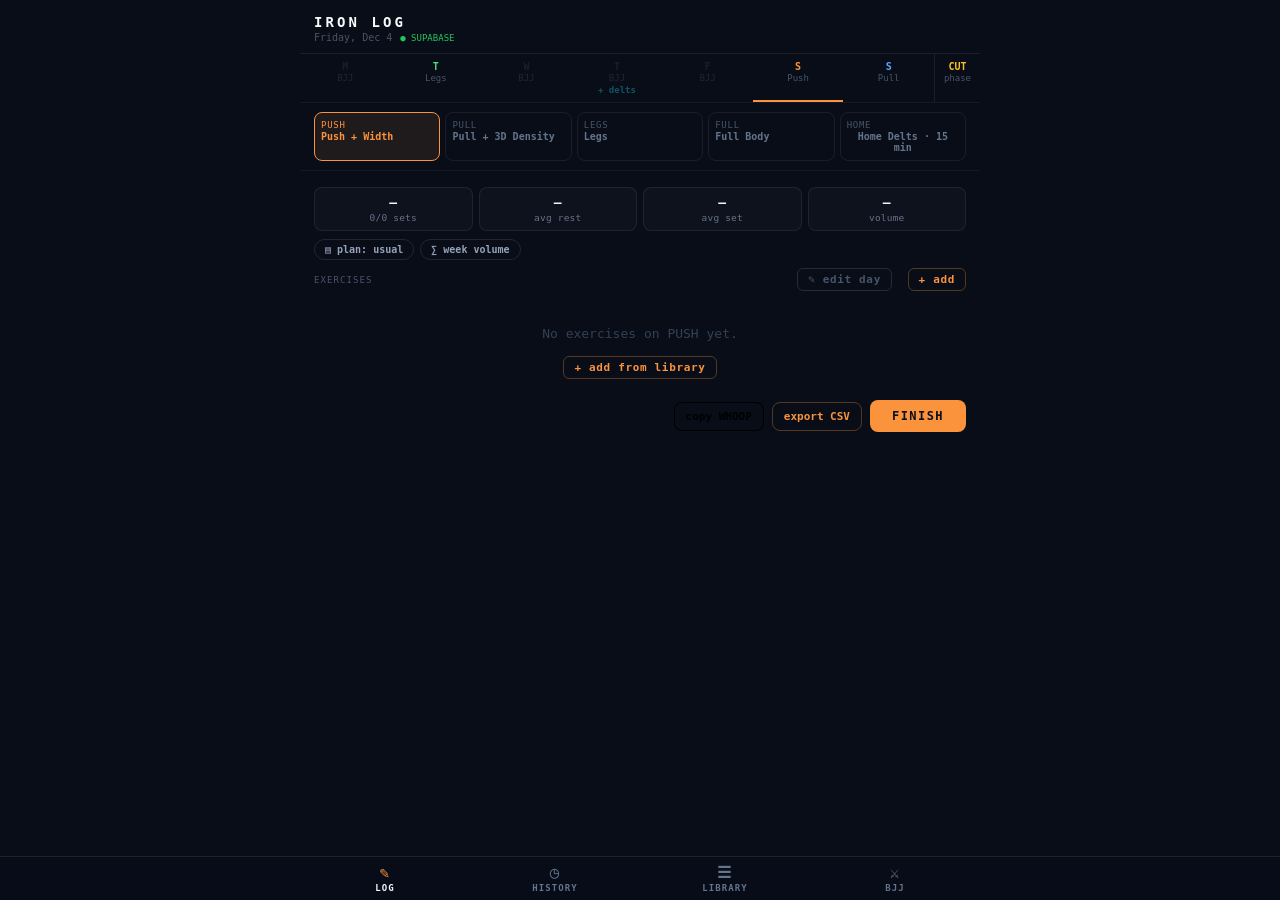
<file: index.html>
<!DOCTYPE html>

<html lang="en">
<head>
<meta charset="UTF-8">
<meta name="viewport" content="width=device-width, initial-scale=1.0, maximum-scale=1.0, viewport-fit=cover">
<meta name="theme-color" content="#080d18">
<meta name="apple-mobile-web-app-capable" content="yes">
<meta name="mobile-web-app-capable" content="yes">
<meta name="apple-mobile-web-app-status-bar-style" content="black-translucent">
<meta name="apple-mobile-web-app-title" content="Iron Log">
<link rel="apple-touch-icon" href="[data-uri]">
<link rel="manifest" href="data:application/manifest+json,%7B%22name%22%3A%22Iron%20Log%22%2C%22short_name%22%3A%22Iron%20Log%22%2C%22display%22%3A%22standalone%22%2C%22orientation%22%3A%22portrait%22%2C%22background_color%22%3A%22%23080d18%22%2C%22theme_color%22%3A%22%23080d18%22%2C%22start_url%22%3A%22.%22%2C%22icons%22%3A%5B%7B%22src%22%3A%22data%3Aimage/png%3Bbase64%2CiVBORw0KGgoAAAANSUhEUgAAAMAAAADACAMAAABlApw1AAAAP1BMVEUIDRj7kjwAAAAAAAAAAAAAAAAAAAAAAAAAAAAAAAAAAAAAAAAAAAAAAAAAAAAAAAAAAAAAAAAAAAAAAAAAAACXCHHwAAAAEHRSTlP//wAAAAAAAAAAAAAAAAAADwvvhgAAAipJREFUeNrtnEuWwyAMBKX7X3p22fiNjUGg7qRqPdHrivkZyEQAAAAAAAAAAAAAAADAd5Ef7AVMJfKCvYCqQ74QEJT4N5GHwE0kh/y3mfQFHkI55XcUeE6lLTAQSzn/UC5hgbFgXvmdBNJc4HF%2ByhuE8%2BdzegmB23CZs/lTwiCnBY4%2Bm8xyh8Otq9zgeP/IWoWGHp6VCi1jVKFB0yibVQpt80SRQeNEV2LQOlUXGDQvNnIL7vnPGaS5QKa3QZoLZJobuAtkmht4CeTx/MUGN28gHg3oUtWs/V8qu/XexyX8wj7dkcHn9ebVZJ8RGjFnqggN%2BXN1dARmC6kITFfSz/9QS0NgpZiCwFI1AYHV4xH9B9DwCMrXMQjsE1iuiMCPC6yXRKBbIBHoFugVQqC7UyPQPqxadAEElAWyOD8CWwz6z8m%2BWiAr8/ds1R3epNmwPtXPv7BLrnLWvel8QOfEY/dByYFXtJmPnfnx7uzXN/gBnffj9%2BfElz/uPmqab/A7r0ucumGw4bbK6esp6fz9t/fe37siFwj0GoS5QIS3QZgLRHgbRK9AmBtEeBsUtaw2gbK%2B0WRQ2L1bDEoHqAaD4kH2uEH5NHHYYMNEd9Rgy2R90GB%2BtdFwabF8z1Q4/9jZjVv%2BUc0wFwhzAd38Yxvt4S0QyvkH5uzwFojwFpDPf/8/JCOsBcIhf75e0ZoIhCK6a4TFva%2BwlghP7AXEeysAAAAAAAAAAAAAAEAjf%2BYGIC99Q%2BniAAAAAElFTkSuQmCC%22%2C%22sizes%22%3A%22192x192%22%2C%22type%22%3A%22image/png%22%7D%5D%7D">
<title>IRON LOG</title>
<style>
  :root {
    --bg:#080d18;--bg2:rgba(255,255,255,0.025);--border:rgba(255,255,255,0.07);
    --text:#e2e8f0;--muted:#475569;--dim:#334155;--font:'DM Mono','Fira Code',monospace;
  }
  *{box-sizing:border-box;margin:0;padding:0;}
  body{font-family:var(--font);background:var(--bg);color:var(--text);min-height:100vh;max-width:680px;margin:0 auto;padding-bottom:80px;}

/* ── Header ── */
.header{padding:14px 14px 10px;border-bottom:1px solid var(--border);display:flex;justify-content:space-between;align-items:center;}
.title{font-size:14px;font-weight:800;letter-spacing:.22em;color:#f8fafc;}
.sub{font-size:10px;color:var(--muted);margin-top:2px;}
.dot{color:#22c55e;margin-left:8px;font-size:9px;}
.nav-btns{display:flex;gap:4px;}
.nav-btn{background:none;border:1px solid rgba(255,255,255,.08);border-radius:6px;padding:5px 11px;color:var(--muted);font-family:var(--font);font-size:10px;font-weight:700;letter-spacing:.1em;cursor:pointer;}
.nav-btn.active{background:rgba(255,255,255,.08);color:var(--text);border-color:rgba(255,255,255,.2);}

/* ── Week strip ── */
.strip{display:flex;border-bottom:1px solid rgba(255,255,255,.05);}
.strip-cell{flex:1;padding:7px 2px;text-align:center;opacity:.35;}
.strip-cell.lift{opacity:1;cursor:pointer;}
.strip-d{font-size:10px;font-weight:800;}
.strip-l{font-size:9px;color:var(--muted);margin-top:1px;}
.strip-pm{font-size:9px;font-weight:700;margin-top:2px;cursor:pointer;}
.strip-cell.phase{flex:0 0 auto;padding:7px 9px;opacity:1;cursor:pointer;border-left:1px solid rgba(255,255,255,.08);}

/* ── Day tabs ── */
.day-tabs{display:flex;gap:5px;padding:9px 14px;border-bottom:1px solid rgba(255,255,255,.05);flex-wrap:wrap;}
.day-tab{flex:1;min-width:85px;background:none;border:1px solid var(--border);border-radius:8px;padding:7px 6px;color:#64748b;font-family:var(--font);cursor:pointer;display:flex;flex-direction:column;align-items:flex-start;gap:1px;transition:all .15s;}
.day-tab-d{font-size:9px;letter-spacing:.08em;}
.day-tab-l{font-size:10px;font-weight:700;}

/* ── Exercise list ── */
.ex-list{padding:9px 14px;display:flex;flex-direction:column;gap:10px;}
.card{background:var(--bg2);border:1px solid var(--border);border-radius:10px;padding:11px;}
/* Superset: adjacent cards sharing exercises.superset_group render as one joined block. */
.card.ss{border-color:rgba(167,139,250,.35);}
.card.ss-first,.card.ss-mid{border-bottom-left-radius:0;border-bottom-right-radius:0;border-bottom:none;}
.card.ss-mid,.card.ss-last{margin-top:-10px;border-top-left-radius:0;border-top-right-radius:0;border-top:1px dashed rgba(167,139,250,.35);}
.ss-tag{font-size:8px;font-weight:700;letter-spacing:.09em;color:#a78bfa;text-transform:uppercase;margin-bottom:4px;}

.card-head{display:block;margin-bottom:6px;}
.ch-line{font-size:10.5px;margin-top:3px;line-height:1.35;}
.ch-dim{color:#64748b;}
.ex-suggest{font-size:11px;margin-top:2px;font-weight:600;letter-spacing:.01em;line-height:1.35;}
.ex-note-last{font-size:10px;color:#94a3b8;margin-top:3px;font-style:italic;}
.note-add{background:none;border:none;color:#475569;font-family:var(--font);font-size:10px;padding:3px 0 0;cursor:pointer;}
.note-input{width:100%;margin-top:5px;background:rgba(255,255,255,.04);border:1px solid rgba(255,255,255,.08);border-radius:5px;padding:5px 7px;color:var(--text);font-family:var(--font);font-size:11px;outline:none;}
.pr-chip{font-size:9px;font-weight:800;color:#fbbf24;border:1px solid rgba(251,191,36,.45);border-radius:4px;padding:1px 4px;white-space:nowrap;letter-spacing:.03em;}
button.set-num{background:none;border:none;font-family:var(--font);cursor:pointer;padding:6px 0;}
button.set-num.wu{font-weight:800;}
.card.done-card{display:flex;align-items:center;gap:9px;padding:8px 11px;cursor:pointer;opacity:.82;}
.dc-chk{font-weight:800;font-size:13px;}
.dc-main{flex:1;min-width:0;}
.dc-name{font-size:11.5px;font-weight:700;color:#cbd5e1;white-space:nowrap;overflow:hidden;text-overflow:ellipsis;}
.dc-sets{font-size:10px;color:#64748b;margin-top:1px;white-space:nowrap;overflow:hidden;text-overflow:ellipsis;font-variant-numeric:tabular-nums;}
.dc-open{color:#475569;font-size:11px;}
.tool-row{display:flex;gap:6px;align-items:center;padding:8px 14px 0;flex-wrap:wrap;}
.tool-chip{background:none;border:1px solid rgba(255,255,255,.1);border-radius:999px;padding:4px 10px;color:#94a3b8;font-family:var(--font);font-size:10px;font-weight:700;cursor:pointer;max-width:60%;white-space:nowrap;overflow:hidden;text-overflow:ellipsis;}
.tool-chip.on{color:#a78bfa;border-color:rgba(167,139,250,.5);}
.save-state{margin-left:auto;font-size:9.5px;color:#475569;white-space:nowrap;}
.bc-spark{vertical-align:-3px;margin-right:7px;}
.rest-bar{position:fixed;left:0;right:0;bottom:calc(52px + env(safe-area-inset-bottom));z-index:44;max-width:680px;margin:0 auto;display:none;background:rgba(15,24,41,.97);border-top:1px solid rgba(251,191,36,.45);cursor:pointer;overflow:hidden;}
.rest-bar.show{display:block;}
.rest-bar .rb-fill{position:absolute;left:0;top:0;bottom:0;background:rgba(251,191,36,.12);transition:width 1s linear;}
.rest-bar.ready{border-top-color:#4ade80;}
.rest-bar.ready .rb-fill{background:rgba(74,222,128,.16);}
.rest-bar.next{border-top-color:rgba(255,255,255,.15);}
.rb-row{position:relative;display:flex;align-items:center;gap:10px;padding:8px 14px;}
.rb-time{font-size:17px;font-weight:800;font-variant-numeric:tabular-nums;color:#fbbf24;}
.rest-bar.ready .rb-time{color:#4ade80;} .rest-bar.next .rb-time{color:#94a3b8;font-size:13px;}
.rb-time small{font-size:10px;font-weight:600;color:#64748b;}
.rb-what{flex:1;min-width:0;font-size:11px;font-weight:600;color:#cbd5e1;white-space:nowrap;overflow:hidden;text-overflow:ellipsis;}
.rb-bell{background:none;border:none;font-size:14px;cursor:pointer;padding:2px 4px;}
.fin-grid{display:grid;grid-template-columns:repeat(4,1fr);gap:6px;}
.fin-grid .ds-tile{background:rgba(255,255,255,.03);border:1px solid var(--border);border-radius:8px;padding:8px 4px;text-align:center;}
.fin-grid .ds-val{font-size:14px;font-weight:800;color:#f1f5f9;} .fin-grid .ds-lbl{font-size:9.5px;color:#64748b;margin-top:2px;}
.fin-sub{font-size:10.5px;color:#64748b;margin-top:8px;line-height:1.45;}
.fin-h{font-size:12px;font-weight:800;color:#fbbf24;margin:14px 0 6px;}
.fin-pr{display:flex;justify-content:space-between;gap:10px;font-size:11px;padding:5px 0;border-top:1px solid var(--border);}
.fin-pr span{color:#94a3b8;text-align:right;}
.wk-legend{font-size:10px;color:#94a3b8;margin:2px 2px 10px;}
.wk-row{display:flex;align-items:center;gap:8px;margin-bottom:7px;font-size:11px;}
.wk-m{flex:0 0 84px;color:#cbd5e1;font-weight:600;white-space:nowrap;overflow:hidden;text-overflow:ellipsis;}
.wk-bar{position:relative;flex:1;height:14px;background:rgba(255,255,255,.04);border-radius:3px;overflow:hidden;}
.wk-bar i{position:absolute;top:0;bottom:0;display:block;}
.wk-zone{background:rgba(255,255,255,.07);} .wk-fill{left:0;opacity:.85;border-radius:3px;}
.wk-prev{width:2px;background:#94a3b8;}
.wk-n{flex:0 0 22px;text-align:right;font-weight:800;font-variant-numeric:tabular-nums;}
.wk-p{flex:0 0 20px;text-align:right;color:#475569;font-variant-numeric:tabular-nums;}
.plan-row{display:flex;gap:6px;align-items:stretch;} .plan-row .pick-row{flex:1;}
.plan-del{flex:0 0 38px;margin-bottom:5px;background:none;border:1px solid rgba(248,113,113,.25);border-radius:8px;color:#f87171;cursor:pointer;font-family:var(--font);}
.plan-save{display:flex;gap:8px;}
.pick-row.skip{border-style:dashed;}
.ex-name{font-size:12px;font-weight:700;color:#f1f5f9;}
.ex-alt{font-size:10px;color:var(--muted);margin-top:1px;}
.ex-target{font-size:10px;font-weight:600;text-align:right;}

/* ── Timing bar ── */
.ex-timing{display:flex;gap:12px;margin-bottom:7px;padding:5px 8px;background:rgba(255,255,255,.03);border-radius:6px;border:1px solid rgba(255,255,255,.05);}
.timing-item{display:flex;flex-direction:column;gap:1px;}
.timing-label{font-size:8px;color:var(--muted);letter-spacing:.08em;text-transform:uppercase;}
.timing-val{font-size:11px;font-weight:700;font-variant-numeric:tabular-nums;}

/* ── Set rows ── */
.set-header{display:flex;gap:5px;margin-bottom:3px;padding-bottom:3px;border-bottom:1px solid rgba(255,255,255,.05);}
.sh{font-size:9px;color:var(--dim);letter-spacing:.06em;flex-shrink:0;}
.set-row{display:flex;align-items:center;gap:5px;padding:3px 0;border-radius:4px;}
.set-num{width:22px;font-size:10px;text-align:center;flex-shrink:0;font-weight:700;}
.set-input{background:rgba(255,255,255,.05);border:1px solid rgba(255,255,255,.08);border-radius:5px;padding:5px;font-family:var(--font);font-size:12px;text-align:center;outline:none;color:#e2e8f0;-webkit-text-fill-color:#e2e8f0;width:68px;-moz-appearance:textfield;}
.set-input::-webkit-outer-spin-button,.set-input::-webkit-inner-spin-button{-webkit-appearance:none;}
.chk-btn{width:28px;height:28px;border-radius:6px;border:1px solid var(--dim);cursor:pointer;font-weight:700;font-size:12px;flex-shrink:0;transition:all .15s;color:#0a0f1a;background:transparent;font-family:var(--font);}
.rm-btn{display:none;} /* hidden — replaced by swipe-to-delete */

/* ── Swipe-to-delete ── */
.swipe-wrap{position:relative;overflow:hidden;border-radius:4px;margin:1px 0;}
.swipe-delete-bg{position:absolute;right:0;top:0;bottom:0;display:flex;align-items:center;justify-content:flex-end;padding-right:14px;border-radius:4px;pointer-events:none;min-width:80px;}
.swipe-delete-label{font-size:10px;font-weight:800;letter-spacing:.08em;color:#fff;opacity:0;transition:opacity .1s;}
.swipe-inner{position:relative;background:var(--card-solid,#0b111c);transition:transform .2s cubic-bezier(.25,.46,.45,.94);touch-action:pan-y;will-change:transform;}
.set-time{font-size:9px;color:var(--muted);flex-shrink:0;white-space:nowrap;}

/* ── Rest / exercise badges ── */
.badge-row{display:flex;gap:6px;align-items:center;margin:2px 0 2px 27px;}
.badge{font-size:10px;padding:2px 7px;border-radius:4px;border:1px solid;font-variant-numeric:tabular-nums;white-space:nowrap;}
.badge-rest{color:var(--muted);border-color:rgba(255,255,255,.08);background:rgba(255,255,255,.03);}
.badge-rest.short{color:#4ade80;border-color:#4ade8040;background:#4ade8010;}
.badge-rest.medium{color:#fb923c;border-color:#fb923c40;background:#fb923c10;}
.badge-rest.long{color:#f87171;border-color:#f8717140;background:#f8717110;}
.badge-ex{color:var(--muted);border-color:rgba(255,255,255,.06);background:rgba(255,255,255,.02);}

/* ── Start set button ── */
.start-set-btn{font-size:10px;padding:3px 9px;border-radius:4px;border:1px dashed;cursor:pointer;background:none;font-family:var(--font);font-weight:600;white-space:nowrap;}

.add-btn{margin-top:6px;background:none;border:1px dashed;border-radius:6px;padding:4px 10px;font-family:var(--font);font-size:11px;cursor:pointer;width:100%;}
.action-row{padding:12px 14px 0;display:flex;justify-content:flex-end;gap:8px;align-items:center;}
.save-btn{padding:9px 22px;border-radius:8px;border:none;font-family:var(--font);font-size:12px;font-weight:800;letter-spacing:.12em;cursor:pointer;transition:all .2s;}
.exp-btn{padding:7px 11px;border-radius:8px;border:1px solid;background:none;font-family:var(--font);font-size:11px;font-weight:700;cursor:pointer;}
.toast{margin:9px 14px 0;padding:9px 14px;border-radius:8px;border:1px solid;background:rgba(0,0,0,.85);font-size:12px;font-weight:700;text-align:center;display:none;}
.toast.show{display:block;}
.loading{padding:32px;text-align:center;color:var(--muted);font-size:12px;}

/* ── History ── */
.hist-wrap{padding:12px 14px;}
.hist-header{display:flex;justify-content:space-between;align-items:center;margin-bottom:12px;gap:8px;flex-wrap:wrap;}
.hist-tabs{display:flex;gap:4px;flex-wrap:wrap;}
.hist-tab{background:none;border:1px solid var(--border);border-radius:6px;padding:5px 9px;color:var(--muted);font-family:var(--font);font-size:11px;cursor:pointer;font-weight:600;}
.hist-card{background:var(--bg2);border:1px solid var(--border);border-radius:10px;padding:11px;margin-bottom:7px;cursor:pointer;}
.hist-date{font-size:13px;font-weight:700;color:#f1f5f9;}
.hist-day-lbl{font-size:11px;margin-top:2px;}
.hist-body{margin-top:10px;display:none;}
.hist-body.open{display:block;}
.hist-ex{margin-bottom:8px;}
.hist-ex-name{font-size:10px;font-weight:700;color:#94a3b8;margin-bottom:3px;}
.hist-sets{display:flex;flex-wrap:wrap;gap:4px;}
.hist-set{font-size:11px;padding:2px 7px;border-radius:4px;font-variant-numeric:tabular-nums;}
.empty{color:var(--dim);text-align:center;margin-top:40px;font-size:13px;}

/* ── WMA Chart Modal ── */
.chart-modal-overlay{display:none;position:fixed;inset:0;background:rgba(0,0,0,.82);z-index:200;justify-content:center;align-items:flex-end;}
.chart-modal-overlay.open{display:flex;}
.chart-modal{background:#0d1525;border:1px solid rgba(255,255,255,.09);border-radius:14px 14px 0 0;padding:20px 16px 36px;width:100%;max-width:680px;max-height:88vh;overflow-y:auto;}
.chart-modal-header{display:flex;justify-content:space-between;align-items:flex-start;margin-bottom:4px;}
.chart-ex-title{font-size:13px;font-weight:700;color:#f1f5f9;}
.chart-ex-sub{font-size:10px;color:var(--muted);margin-top:2px;}
.chart-controls{display:flex;gap:6px;margin-bottom:14px;flex-wrap:wrap;}
.chart-ctrl-btn{background:none;border:1px solid rgba(255,255,255,.1);border-radius:6px;padding:4px 10px;font-family:var(--font);font-size:10px;font-weight:700;cursor:pointer;color:var(--muted);}
.chart-ctrl-btn.active{border-color:#60a5fa;color:#60a5fa;background:rgba(96,165,250,.12);}
.chart-canvas-wrap{position:relative;width:100%;margin-bottom:12px;}
canvas#wma-canvas{width:100%;display:block;border-radius:8px;background:rgba(255,255,255,.02);border:1px solid rgba(255,255,255,.06);}
.chart-legend{display:flex;gap:14px;font-size:10px;color:var(--muted);margin-bottom:12px;flex-wrap:wrap;}
.legend-dot{display:inline-block;width:10px;height:10px;border-radius:50%;margin-right:4px;vertical-align:middle;}
.chart-stats-row{display:flex;gap:8px;flex-wrap:wrap;}
.chart-stat{background:rgba(255,255,255,.03);border:1px solid rgba(255,255,255,.06);border-radius:8px;padding:8px 12px;flex:1;min-width:90px;}
.chart-stat-label{font-size:9px;color:var(--muted);letter-spacing:.08em;margin-bottom:3px;}
.chart-stat-val{font-size:16px;font-weight:800;color:#f1f5f9;}
.chart-stat-sub{font-size:9px;color:var(--dim);margin-top:1px;}
.prog-btn{background:none;border:none;color:var(--muted);font-size:12px;cursor:pointer;padding:1px 5px;border-radius:4px;border:1px solid rgba(255,255,255,.08);white-space:nowrap;margin-left:6px;}
.prog-btn:hover{color:#60a5fa;border-color:rgba(96,165,250,.3);}

/* ── Modal ── */
.modal-overlay{display:none;position:fixed;inset:0;background:rgba(0,0,0,.7);z-index:100;justify-content:center;align-items:flex-end;}
.modal-overlay.open{display:flex;}
.modal{background:#0f1829;border:1px solid var(--border);border-radius:14px 14px 0 0;padding:20px 16px 32px;width:100%;max-width:680px;}
.modal-title{font-size:13px;font-weight:700;color:#f1f5f9;margin-bottom:14px;}
.modal-field{margin-bottom:10px;}
.modal-label{font-size:10px;color:var(--muted);letter-spacing:.08em;margin-bottom:4px;text-transform:uppercase;}
.modal-input{width:100%;background:rgba(255,255,255,.06);border:1px solid rgba(255,255,255,.1);border-radius:6px;padding:8px 10px;color:var(--text);font-family:var(--font);font-size:12px;outline:none;}
.modal-row{display:flex;gap:8px;}
.modal-row .modal-field{flex:1;}
.modal-btns{display:flex;gap:8px;margin-top:16px;}
.modal-btn{flex:1;padding:10px;border-radius:8px;border:none;font-family:var(--font);font-size:12px;font-weight:700;cursor:pointer;}
.modal-btn-cancel{background:rgba(255,255,255,.06);color:var(--muted);}
.modal-btn-save{color:#0a0f1a;}

/* ── Section header with + button ── */
.rest-live{font-size:10px;font-weight:600;margin-left:6px;white-space:nowrap;}
.ex-rest{font-size:10px;color:#64748b;margin-top:2px;letter-spacing:.02em;}
.rir-row{display:flex;align-items:center;gap:5px;padding:2px 0 4px 25px;}
.rir-lbl{font-size:10px;color:#64748b;letter-spacing:.06em;margin-right:2px;}
.rir-btn{font-size:11px;font-weight:600;min-width:26px;padding:3px 0;border-radius:5px;
  background:transparent;border:1px solid rgba(255,255,255,.12);color:#94a3b8;font-family:inherit;}
.bc-line{padding:8px 14px 0;font-size:11px;color:#94a3b8;letter-spacing:.02em;white-space:nowrap;overflow:hidden;text-overflow:ellipsis;}
.bc-line b{color:#f1f5f9;font-weight:700;}
.bc-line .up{color:#fb923c;} .bc-line .down{color:#4ade80;}
.day-summary{display:grid;grid-template-columns:repeat(4,1fr);gap:6px;padding:8px 14px 0;}
.day-summary .ds-tile{background:rgba(255,255,255,.025);border:1px solid rgba(255,255,255,.07);border-radius:8px;padding:7px 4px;text-align:center;min-width:0;}
.day-summary .ds-val{font-size:13px;font-weight:700;color:#f1f5f9;white-space:nowrap;overflow:hidden;text-overflow:ellipsis;}
.day-summary .ds-lbl{font-size:9.5px;color:#64748b;margin-top:2px;letter-spacing:.02em;white-space:nowrap;overflow:hidden;text-overflow:ellipsis;}
.ex-section-header{display:flex;justify-content:space-between;align-items:center;padding:8px 14px 2px;}
.ex-section-label{font-size:9px;color:var(--muted);letter-spacing:.12em;text-transform:uppercase;}
.add-ex-btn{background:none;border:1px solid;border-radius:6px;padding:4px 10px;font-family:var(--font);font-size:11px;font-weight:700;cursor:pointer;letter-spacing:.06em;}

/* ── Reorder mode ── */
.reorder-btn{background:none;border:1px solid rgba(255,255,255,.12);border-radius:6px;padding:4px 10px;font-family:var(--font);font-size:11px;font-weight:700;cursor:pointer;color:var(--muted);letter-spacing:.06em;margin-right:6px;}
.reorder-btn.active{background:rgba(96,165,250,.18);border-color:#60a5fa;color:#60a5fa;}
body.reordering .ex-timing,
body.reordering .set-header,
body.reordering .swipe-wrap,
body.reordering .add-btn,
body.reordering .card-edit-btn{display:none!important;}
body.reordering .card{padding:9px 11px;cursor:grab;}
body.reordering .card-head{margin-bottom:0;}
.reorder-controls{display:none;margin-top:6px;gap:6px;align-items:center;}
body.reordering .reorder-controls{display:flex;}
.reorder-arrow{flex:1;background:rgba(255,255,255,.05);border:1px solid rgba(255,255,255,.1);border-radius:6px;padding:8px;font-family:var(--font);font-size:14px;font-weight:700;cursor:pointer;color:#94a3b8;}
.reorder-arrow:active{background:rgba(96,165,250,.2);color:#60a5fa;}
.reorder-arrow:disabled{opacity:.25;cursor:not-allowed;}
.reorder-banner{background:rgba(96,165,250,.1);border:1px solid rgba(96,165,250,.3);border-radius:8px;padding:8px 12px;margin:6px 14px 0;font-size:11px;color:#60a5fa;display:none;text-align:center;letter-spacing:.04em;}
body.reordering .reorder-banner{display:block;}

/* ── Edit pencil on card ── */
.card-edit-btn{background:none;border:none;color:var(--muted);font-size:13px;cursor:pointer;padding:2px 4px;line-height:1;margin-left:2px;text-decoration:none;}
.card-swap-btn{flex:0 0 auto;background:none;border:1px solid;border-radius:6px;font-size:13px;font-weight:700;line-height:1;padding:4px 8px;cursor:pointer;font-family:var(--font);}
.card-swap-btn:active{background:rgba(255,255,255,.08);}
.ex-swapped{font-size:9.5px;color:#a78bfa;margin-top:2px;letter-spacing:.02em;}
body.reordering .card-swap-btn{display:none;}
.reorder-arrow.ss-btn{flex:2;font-size:11px;}
.reorder-arrow.ss-btn.on{color:#a78bfa;border-color:rgba(167,139,250,.5);background:rgba(167,139,250,.1);}
.reorder-arrow.slot-rm{flex:0 0 44px;color:#f87171;border-color:rgba(248,113,113,.3);}
a.nav-btn{text-decoration:none;display:inline-flex;align-items:center;}
.pick-modal{max-height:88vh;display:flex;flex-direction:column;padding-bottom:calc(16px + env(safe-area-inset-bottom));}
.pick-sub{font-size:10px;color:var(--muted);margin:-10px 0 10px;}
.pick-opt{display:flex;align-items:center;gap:8px;font-size:11px;color:#94a3b8;margin:10px 0 4px;cursor:pointer;}
.pick-opt input{accent-color:var(--ac,#60a5fa);width:16px;height:16px;}
.pick-list{overflow-y:auto;flex:1;margin:6px -4px 0;padding:0 4px;min-height:120px;}
.pick-group{font-size:9px;font-weight:800;letter-spacing:.14em;color:var(--muted);text-transform:uppercase;padding:10px 2px 4px;}
.pick-row{display:flex;flex-direction:column;align-items:flex-start;gap:2px;width:100%;text-align:left;background:rgba(255,255,255,.03);border:1px solid var(--border);border-radius:8px;padding:9px 10px;margin-bottom:5px;cursor:pointer;font-family:var(--font);color:var(--text);}
.pick-row:active{border-color:var(--ac,#60a5fa);}
.pick-row.revert{border-color:rgba(167,139,250,.4);background:rgba(167,139,250,.08);}
.pick-name{font-size:12px;font-weight:700;}
.pick-meta{font-size:10px;color:var(--muted);}
.pick-foot{display:flex;justify-content:space-between;align-items:center;gap:10px;margin-top:10px;}
.pick-new{font-size:11px;font-weight:700;color:#a78bfa;text-decoration:none;}
.card-edit-btn:hover{color:var(--text);}

</style>
<link rel="stylesheet" href="./shared.css">
</head>
<body>

<div class="header">
  <div>
    <div class="title">IRON LOG</div>
    <div class="sub"><span id="today-label"></span><span class="dot">● SUPABASE</span></div>
    <div class="festive" id="festive-banner" style="display:none" onclick="toggleFestive()"></div>
  </div>
</div>

<div class="strip" id="week-strip"></div>

<div id="view-log">
  <div class="day-tabs" id="day-tabs"></div>
  <div class="bc-line" id="bc-line"></div>
  <div class="day-summary" id="day-summary" aria-live="polite"></div>
  <div class="tool-row" id="tool-row"></div>
  <div class="ex-section-header">
    <span class="ex-section-label">EXERCISES</span>
    <div>
      <button class="reorder-btn" id="reorder-btn" onclick="toggleReorderMode()">✎ edit day</button>
      <button class="add-ex-btn" id="add-ex-btn" onclick="openPicker('add')">+ add</button>
    </div>
  </div>
  <div class="reorder-banner" id="reorder-banner">Edit day — ↑ ↓ reorder · ⛓ link a superset · ✕ remove from day. Tap Done to save.</div>
  <div id="ex-loading" class="loading" style="display:none">Loading from Supabase...</div>
  <div class="ex-list" id="ex-list"></div>
  <div class="action-row">
    <button class="exp-btn" id="whoop-btn" onclick="copyForWhoop()">copy WHOOP</button>
    <button class="exp-btn" id="csv-btn" onclick="exportCSV()">export CSV</button>
    <button class="save-btn" id="save-btn" onclick="saveSession()">FINISH</button>
  </div>
  <div class="toast" id="toast"></div>
</div>

<div class="rest-bar" id="rest-bar" onclick="restBarTap()"></div>

<!-- ── Session finished ── -->
<div class="modal-overlay" id="fin-overlay" onclick="closeFinish(event)">
  <div class="modal">
    <div class="modal-title" id="fin-title">Done</div>
    <div id="fin-body"></div>
    <div class="modal-btns">
      <button class="modal-btn modal-btn-cancel" onclick="copyForWhoop()" id="fin-whoop">copy WHOOP</button>
      <button class="modal-btn modal-btn-cancel" onclick="exportCSV()">CSV</button>
      <button class="modal-btn" style="background:var(--ac);color:#0a0f1a" onclick="closeFinish()">Close</button>
    </div>
  </div>
</div>

<!-- ── Week volume ── -->
<div class="modal-overlay" id="week-overlay" onclick="closeWeek(event)">
  <div class="modal pick-modal">
    <div class="modal-title">This week by muscle</div>
    <div class="pick-list" id="week-body"></div>
    <div class="pick-foot"><span></span><button class="modal-btn modal-btn-cancel" style="flex:0 0 auto;padding:9px 16px" onclick="closeWeek()">Close</button></div>
  </div>
</div>

<!-- ── Day plans ── -->
<div class="modal-overlay" id="plan-overlay" onclick="closePlans(event)">
  <div class="modal pick-modal">
    <div class="modal-title">Plan for today</div>
    <div class="pick-sub">Named variants of this day. Applying one changes today only.</div>
    <div class="pick-list" id="plan-body"></div>
    <div class="pick-foot"><span></span><button class="modal-btn modal-btn-cancel" style="flex:0 0 auto;padding:9px 16px" onclick="closePlans()">Close</button></div>
  </div>
</div>

<!-- ── Exercise picker (swap / add from library) ── -->
<div class="modal-overlay" id="pick-overlay" onclick="closePicker(event)">
  <div class="modal pick-modal">
    <div class="modal-title" id="pick-title">Swap</div>
    <div class="pick-sub" id="pick-sub"></div>
    <input class="modal-input" id="pick-q" type="search" placeholder="Search library…" autocomplete="off" oninput="renderPicker()">
    <label class="pick-opt" id="pick-opt-wrap"><input type="checkbox" id="pick-opt"> <span id="pick-opt-lbl"></span></label>
    <div class="pick-list" id="pick-list"></div>
    <div class="pick-foot">
      <a class="pick-new" id="pick-new" href="./exercises.html?new=1">+ new exercise in library</a>
      <button class="modal-btn modal-btn-cancel" style="flex:0 0 auto;padding:9px 16px" onclick="closePicker()">Close</button>
    </div>
  </div>
</div>

<div id="view-history" style="display:none">
  <div class="hist-wrap">
    <div class="hist-header">
      <div class="hist-tabs" id="hist-tabs"></div>
      <button class="exp-btn" style="color:#94a3b8;border-color:rgba(255,255,255,.15)" onclick="exportAllCSV()">export all</button>
    </div>
    <div id="hist-loading" class="loading" style="display:none">Loading from Supabase...</div>
    <div id="hist-list"></div>
    <div class="toast" id="hist-toast"></div>
  </div>
</div>

<!-- ── WMA Chart Modal ── -->

<div class="chart-modal-overlay" id="chart-modal-overlay" onclick="if(event.target.id==='chart-modal-overlay')closeChartModal()">
  <div class="chart-modal">
    <div class="chart-modal-header">
      <div>
        <div class="chart-ex-title" id="chart-ex-title">Exercise</div>
        <div class="chart-ex-sub" id="chart-ex-sub"></div>
      </div>
      <button onclick="closeChartModal()" style="background:none;border:none;color:var(--muted);font-size:22px;cursor:pointer;line-height:1">×</button>
    </div>
    <div class="chart-controls">
      <button class="chart-ctrl-btn active" onclick="setChartMetric('maxWeight')" id="ctrl-maxWeight">MAX WT</button>
      <button class="chart-ctrl-btn" onclick="setChartMetric('avgWeight')" id="ctrl-avgWeight">AVG WT</button>
      <button class="chart-ctrl-btn" onclick="setChartMetric('volume')" id="ctrl-volume">VOLUME</button>
      <button class="chart-ctrl-btn" onclick="setChartMetric('maxReps')" id="ctrl-maxReps">MAX REPS</button>
      <span style="flex:1"></span>
      <button class="chart-ctrl-btn active" onclick="setWmaPeriod(3)" id="wma-3">WMA 3</button>
      <button class="chart-ctrl-btn" onclick="setWmaPeriod(5)" id="wma-5">WMA 5</button>
      <button class="chart-ctrl-btn" onclick="setWmaPeriod(0)" id="wma-0">OFF</button>
    </div>
    <div class="chart-canvas-wrap">
      <canvas id="wma-canvas" height="200"></canvas>
    </div>
    <div class="chart-legend">
      <span><span class="legend-dot" style="background:#4ade80"></span>Up</span>
      <span><span class="legend-dot" style="background:#f87171"></span>Down</span>
      <span><span class="legend-dot" style="background:#475569"></span>Flat</span>
      <span id="legend-wma"><span class="legend-dot" style="background:#f59e0b"></span>WMA</span>
    </div>
    <div class="chart-stats-row" id="chart-stats-row"></div>
  </div>
</div>

<script src="./shared.js"></script>
<script>
// Rows the progression engine needs: every earlier session of each exercise on
// the day's list, whichever day it was logged under. Today is excluded so a
// mid-session save never becomes "last time".
async function fetchSuggestionRows(day, ids){
  ids = ids || ((PROGRAM[day]&&PROGRAM[day].exercises)||[]).map(e=>e.id);
  if(!ids.length) return [];
  return (await apiGet({action:'get_by_exercises', ids:ids.join(','), before:todayKey()})) || [];
}

// ─── Supabase ─────────────────────────────────────────────────────────────────
const SB_URL = 'https://skfuygyygrapnrkwzsmj.supabase.co';
const SB_KEY = 'eyJhbGciOiJIUzI1NiIsInR5cCI6IkpXVCJ9.eyJpc3MiOiJzdXBhYmFzZSIsInJlZiI6InNrZnV5Z3l5Z3JhcG5ya3d6c21qIiwicm9sZSI6ImFub24iLCJpYXQiOjE3NzQ4MDc0NzYsImV4cCI6MjA5MDM4MzQ3Nn0.jl0FHAFzmWl8wLeWuKS0N8S_qFC92_WSHszdQhWYxCo';
const EDGE   = `${SB_URL}/functions/v1/workouts`;
const HDRS   = {'Content-Type':'application/json','apikey':SB_KEY,'Authorization':`Bearer ${SB_KEY}`};

async function fetchWithTimeout(url,opts={},ms=15000){
  const ctrl=new AbortController();
  const t=setTimeout(()=>ctrl.abort(),ms);
  try{ return await fetch(url,{...opts,signal:ctrl.signal}); }
  catch(e){ if(e&&e.name==='AbortError') throw new Error('Request timed out — check your connection'); throw e; }
  finally{ clearTimeout(t); }
}
// ─── Body composition (RENPHO → body_comp table) ─────────────────────────────
// Newest first: [{measure_date, weight_lb, body_fat_pct, fat_free_mass_lb}]
let bodyCompHistory = [];
async function fetchBodyComp(){
  try{
    const r=await fetchWithTimeout(`${SB_URL}/rest/v1/body_comp?select=measure_date,weight_lb,body_fat_pct,fat_free_mass_lb&order=measured_at.desc&limit=120`,{headers:HDRS});
    bodyCompHistory = r.ok ? (await r.json()) : [];
  }catch{ bodyCompHistory = []; }
}
async function apiGet(p)    { const r=await fetchWithTimeout(`${EDGE}?${new URLSearchParams(p)}`,{method:'GET',headers:HDRS}); if(!r.ok) throw new Error(`HTTP ${r.status}: ${await r.text().catch(()=>'')}`); return r.json(); }
async function apiPost(p,b) { const r=await fetchWithTimeout(`${EDGE}?${new URLSearchParams(p)}`,{method:'POST',headers:HDRS,body:JSON.stringify(b)},20000); if(!r.ok) throw new Error(`HTTP ${r.status}: ${await r.text().catch(()=>'')}`); return r.json(); }

// ─── Program ─────────────────────────────────────────────────────────────────
// Exercises themselves come from the `exercises` table in Supabase.
// This object only holds per-day metadata (label + accent color).
// PROGRAM[day].exercises is populated at boot from the DB.
// `retired: true` keeps a day out of the tab bar while leaving it in PROGRAM,
// so the cross-day suggestion lookup can still find an exercise's history
// under the day it used to live on.
const PROGRAM = {
  PUSH:  {label:'Push + Width',             accent:'#fb923c', exercises:[]},
  PULL:  {label:'Pull + 3D Density',        accent:'#60a5fa', exercises:[]},
  LEGS:  {label:'Legs',                     accent:'#4ade80', exercises:[]},
  FULL:  {label:'Full Body',                accent:'#f472b6', exercises:[]},
  HOME:  {label:'Home Delts · 15 min',      accent:'#22d3ee', exercises:[]},
  EXTRA: {label:'Accessory (retired)',      accent:'#c084fc', exercises:[], retired:true},
};

const DAYS = Object.keys(PROGRAM).filter(d => !PROGRAM[d].retired);

// ─── Schedule phase ──────────────────────────────────────────────────────────
// CUT  — Tue LEGS · Thu (BJJ) + HOME pm · Sat PUSH · Sun PULL
// BULK — Tue LEGS · Thu FULL (+HOME pm) · Sat PUSH · Sun PULL
// The phase is an explicit choice: tap the CUT/BULK chip at the end of the week
// strip and confirm. It used to flip itself the first time a FULL session was
// saved, which meant one travel-fallback FULL workout would silently and
// permanently rewrite the schedule. Stored per device in localStorage; it
// switches in either direction and never on its own.
const PHASE_KEY = 'ironlog_phase';
let onBulk = (() => { try { return localStorage.getItem(PHASE_KEY) === 'bulk'; } catch { return false; } })();
function setPhase(bulk){
  if(bulk === onBulk) return false;
  onBulk = bulk;
  try{ localStorage.setItem(PHASE_KEY, bulk ? 'bulk' : 'cut'); }catch{}
  return true;                       // changed — caller re-renders
}
function togglePhase(){
  const toBulk = !onBulk;
  const msg = toBulk
    ? 'Switch the schedule to LEAN BULK?\n\nThu \u2192 FULL (+ delts pm)'
    : 'Switch the schedule back to CUT?\n\nThu \u2192 BJJ (+ delts pm) \u00b7 Sun \u2192 PULL';
  if(!confirm(msg)) return;
  if(setPhase(toBulk)) renderAll();
  showToast(toBulk ? 'Lean-bulk week active' : 'Cut week active');
}

// WEEK cells may carry an optional `pm` day = a second, short session that
// evening (Thursday's home delt block). Tapping it selects that day.
const WEEK_CUT = [
  {d:'M',l:'BJJ',  lift:false},
  {d:'T',l:'Legs', lift:true, prog:'LEGS'},
  {d:'W',l:'BJJ',  lift:false},
  {d:'T',l:'BJJ',  lift:false, pm:'HOME'},
  {d:'F',l:'BJJ',  lift:false},
  {d:'S',l:'Push', lift:true, prog:'PUSH'},
  {d:'S',l:'Pull', lift:true, prog:'PULL'},
];
const WEEK_BULK = [
  {d:'M',l:'BJJ',  lift:false},
  {d:'T',l:'Legs', lift:true, prog:'LEGS'},
  {d:'W',l:'BJJ',  lift:false},
  {d:'T',l:'Full', lift:true, prog:'FULL', pm:'HOME'},
  {d:'F',l:'BJJ',  lift:false},
  {d:'S',l:'Push', lift:true, prog:'PUSH'},
  {d:'S',l:'Pull', lift:true, prog:'PULL'},
];
const SPLIT_CUT  = {2:'LEGS',6:'PUSH',0:'PULL'};
const SPLIT_BULK = {2:'LEGS',4:'FULL',6:'PUSH',0:'PULL'};
const week  = () => onBulk ? WEEK_BULK  : WEEK_CUT;
const split = () => onBulk ? SPLIT_BULK : SPLIT_CUT;

// ─── State ────────────────────────────────────────────────────────────────────
let currentDay  = split()[new Date().getDay()] || 'PUSH';
let currentView = 'log';
let histDay     = currentDay;
// draft[exId] = [{w, r, done, startedAt, completedAt}]
let draft       = {};
let suggestions = {};   // exercise_id -> {mode, sets:[{w,r}], text, color}
let histData    = [];
let liveTimer   = null;

// ─── Helpers ─────────────────────────────────────────────────────────────────
// Local calendar date, never UTC: toISOString() would roll a session logged
// after 8 PM Miami time (7 PM once DST ends) onto tomorrow's date and split
// the crash-recovery draft across two keys mid-workout.
function todayKey(){ return isoLocal(new Date()); }
function escapeHtml(s){return String(s).replace(/[&<>"']/g,c=>({'&':'&amp;','<':'&lt;','>':'&gt;','"':'&quot;',"'":'&#39;'}[c]));}

// ── Silent localStorage draft persistence ──
const DRAFT_PREFIX='ironlog_draft_';
function draftKey(){ return `${DRAFT_PREFIX}${currentDay}_${todayKey()}`; }
function saveDraftLocal(){ try{ localStorage.setItem(draftKey(),JSON.stringify(draft)); }catch{} }
function clearDraftLocal(){ try{ localStorage.removeItem(draftKey()); }catch{} }
function loadDraftLocal(){ try{ const raw=localStorage.getItem(draftKey()); return raw?JSON.parse(raw):null; }catch{ return null; } }
function pruneOldDrafts(){ try{ const today=todayKey(); for(let i=localStorage.length-1;i>=0;i--){ const k=localStorage.key(i); if(k&&(k.startsWith(DRAFT_PREFIX)||k.startsWith(SWAP_PREFIX)||k.startsWith(NOTE_PREFIX))&&!k.endsWith(today)) localStorage.removeItem(k); } }catch{} }

// ── Library + today's swaps ──
let LIB = {};            // exercise id -> exercise (library; archived ones too once loaded)
let LIB_STATS = {};      // exercise id -> {n, last, days}
let libraryLoading = null;
const SWAP_PREFIX='ironlog_swaps_';
function swapKey(day){ return `${SWAP_PREFIX}${day}_${todayKey()}`; }
function loadSwaps(day){ try{ const o=JSON.parse(localStorage.getItem(swapKey(day))||'null'); return (o&&o.s)?{s:o.s,x:Array.isArray(o.x)?o.x:[],h:Array.isArray(o.h)?o.h:[],plan:o.plan||''}:emptySwaps(); }catch{ return emptySwaps(); } }
function saveSwaps(day,sw){ try{ if(!Object.keys(sw.s).length && !sw.x.length && !(sw.h||[]).length) localStorage.removeItem(swapKey(day)); else localStorage.setItem(swapKey(day),JSON.stringify(sw)); }catch{} }
// Per-exercise notes for today's session (kept beside the draft).
const NOTE_PREFIX='ironlog_notes_';
let notes = {};          // exId -> text, today
let lastNotes = {};      // exId -> {note, date} from earlier sessions
let bests = {};          // exId -> {w, e1} all-time, before today
let histRows = [];       // earlier sessions of today's exercises (finish screen)
let expanded = new Set();// finished cards reopened by hand
let collapsed = new Set();// finished cards folded by hand before RIR was logged
let noteOpen = new Set();
function noteKey(){ return `${NOTE_PREFIX}${currentDay}_${todayKey()}`; }
function saveNotesLocal(){ try{ if(Object.keys(notes).length) localStorage.setItem(noteKey(),JSON.stringify(notes)); else localStorage.removeItem(noteKey()); }catch{} }
function loadNotesLocal(){ try{ return JSON.parse(localStorage.getItem(noteKey())||'{}')||{}; }catch{ return {}; } }
function applyDay(day){ if(PROGRAM[day]) PROGRAM[day].exercises = buildDayList(PROGRAM[day].slots||[], LIB, loadSwaps(day)); }
function fmtDate(iso){ return new Date(iso+'T12:00:00').toLocaleDateString('en-US',{weekday:'short',month:'short',day:'numeric',year:'numeric'}); }
function fmtShort(iso){ return new Date(iso+'T12:00:00').toLocaleDateString('en-US',{month:'short',day:'numeric'}); }
function fmtSecs(s){
  if(s==null||isNaN(s)||s<0) return '—';
  if(s<60) return `${s}s`;
  return `${Math.floor(s/60)}m ${String(s%60).padStart(2,'0')}s`;
}
function fmtTime(iso){ return iso ? new Date(iso).toLocaleTimeString('en-US',{hour:'2-digit',minute:'2-digit',second:'2-digit'}) : ''; }
function restClass(s){ if(s<=90) return 'short'; if(s<=180) return 'medium'; return 'long'; }

function makeDefaultDraft(day){
  const d={};
  PROGRAM[day].exercises.forEach(ex=>{
    d[ex.id]=Array.from({length:ex.ds},()=>({w:ex.dw===0?'':String(ex.dw),r:'',done:false,startedAt:null,completedAt:null}));
  });
  return d;
}

// Build the target badge from actual draft data (last session weights/reps)
// Falls back to static program target if no real data exists
// Header badge: what you actually did last time. Falls back to the static target
// when there is no history, so a brand-new exercise still shows its rep range.
function buildLastBadge(ex){
  const L = lastSessions[ex.id];
  if(!L) return `${ex.rt}${ex.u?' \u00b7 '+ex.u:''}`;
  const fmt = v => Number.isInteger(v) ? String(v) : String(v).replace(/0$/,'').replace(/\.$/,'');
  const w = L.topW!=null ? ` / ${fmt(L.topW)}${ex.u?' '+ex.u:''}` : '';
  return `last ${L.n}\u00d7${L.reps}${w}`;
}
function buildTargetBadge(ex){
  const sets = draft[ex.id];
  if(!sets || !sets.length) return `${ex.rt}${ex.u?' · '+ex.u:''}`;

  // Collect non-empty weights and reps (allow negative for assisted exercises)
  const weights = sets.map(s=>parseFloat(s.w)).filter(v=>!isNaN(v)&&v!==0);
  const reps    = sets.map(s=>parseFloat(s.r)).filter(v=>!isNaN(v)&&v>0);
  const nSets   = sets.length;

  // If nothing filled in yet, show static target
  if(!weights.length && !reps.length) return `${ex.rt}${ex.u?' · '+ex.u:''}`;

  // Sets count
  const setsStr = `${nSets}×`;

  // Reps: show range if varied, single value if uniform, target if missing
  let repsStr = ex.rt;
  if(reps.length){
    const minR = Math.min(...reps), maxR = Math.max(...reps);
    repsStr = minR===maxR ? String(minR) : `${minR}–${maxR}`;
  }

  // Weight: show top set with unit
  // For assisted exercises (all negative), top = closest to zero (least assist)
  // For regular exercises, top = max
  let weightStr = '';
  if(weights.length){
    const allNeg = weights.every(w=>w<0);
    const topW = allNeg ? Math.max(...weights) : Math.max(...weights);
    // Format: drop trailing .0 but keep .5
    const fmt = v => Number.isInteger(v) ? String(v) : v.toFixed(1).replace(/\.0$/,'');
    weightStr = ` / ${fmt(topW)}${ex.u?' '+ex.u:''}`;
  } else if(ex.u){
    weightStr = ` · ${ex.u}`;
  }

  return `${setsStr}${repsStr}${weightStr}`;
}

// ─── Timing calculations ──────────────────────────────────────────────────────
// REST = time from previous set's completedAt → this set's startedAt
// EXERCISE = time from this set's startedAt → this set's completedAt
function getRestSecs(prevSet, thisSet){
  if(!prevSet?.completedAt || !thisSet?.startedAt) return null;
  return Math.round((new Date(thisSet.startedAt) - new Date(prevSet.completedAt))/1000);
}
function getExSecs(thisSet){
  if(!thisSet?.startedAt || !thisSet?.completedAt) return null;
  return Math.round((new Date(thisSet.completedAt) - new Date(thisSet.startedAt))/1000);
}
function getLiveRestSecs(prevSet){
  if(!prevSet?.completedAt) return null;
  return Math.round((Date.now() - new Date(prevSet.completedAt))/1000);
}

// ─── Progression engine (double progression) ──────────────────────────────────
// @@TESTABLE-START  (pure functions only — extracted and unit-tested by tests/run.js)
// Rule: each session try to add reps at the same weight until EVERY working set
// reaches the top of the exercise's rep range. Once all sets hit the ceiling,
// bump the weight by the exercise's step and rebuild reps from the range floor.
// Rep range comes from the DB's structured rep_min/rep_max (derived from the
// "Rep Target" field by a trigger); falls back to parsing the text if absent.
// Time/step-based targets (minutes, seconds, steps) get no rep suggestion.
// Weight step comes from exercises.step in the DB (default 5; cable stack 1.5/2.5),
// with an id-keyed fallback map for older API responses. Never keyed by name.
// YYYY-MM-DD in the device's local timezone (the date the lifter would write).
function isoLocal(d){
  const p = n => String(n).padStart(2,'0');
  return `${d.getFullYear()}-${p(d.getMonth()+1)}-${p(d.getDate())}`;
}
// One CSV field: quotes when needed (RFC 4180, doubled inner quotes) and
// neutralises spreadsheet formula injection (=, +, -, @ leading a text cell).
function csvCell(v){
  if(v==null) return '';
  let t=String(v);
  if(/^[=+\-@\t\r]/.test(t)) t="'"+t;
  return /[",\r\n]/.test(t) ? '"'+t.replace(/"/g,'""')+'"' : t;
}
const PROG_STEP_DEFAULT = 5;
const PROG_STEP_BY_ID = { 6:1.5, 7:1.5, 29:1.5, 37:1.5, 5:2.5, 28:2.5, 33:2.5 };
function progStep(ex){
  if(ex && Number.isFinite(ex.step) && ex.step>0) return ex.step;
  if(ex && Object.prototype.hasOwnProperty.call(PROG_STEP_BY_ID, ex.id)) return PROG_STEP_BY_ID[ex.id];
  return PROG_STEP_DEFAULT;
}
// Bodyweight awareness. A "bodyweight" exercise is one whose unit says so
// (e.g. "lb assist" for pull-ups). Its effective load = bodyweight + logged
// weight (negative = assistance, positive = added). bodyWeightOn() returns the
// latest measurement on or before a date so history is compared fairly.
function isBodyweightEx(ex){ return !!(ex && /assist|bodyweight|\bbw\b/i.test(ex.u||'')); }
function bodyWeightOn(dateStr, hist){
  const h = hist || (typeof bodyCompHistory!=='undefined' ? bodyCompHistory : []);
  for(const m of h){ if(m && m.measure_date <= dateStr){ const w=parseFloat(m.weight_lb); if(!isNaN(w)) return w; } }
  return null;
}
// The DB grammar only allows digits, a dash and a unit word (min/s/sec/steps),
// so ANY letter means a time/step target rather than reps.
function parseRepRange(rt){
  if(rt==null) return null;
  const str=String(rt).trim();
  if(/[a-z]/i.test(str)) return null;                      // time/step target -> not reps
  const nums = str.match(/\d+(\.\d+)?/g);
  if(!nums || !nums.length) return null;
  const a = parseFloat(nums[0]);
  const b = nums.length>1 ? parseFloat(nums[1]) : a;
  return { lo: Math.min(a,b), hi: Math.max(a,b) };
}
// Structured DB fields win; text parse is the fallback. Returns null for non-rep targets.
function getRepRange(ex){
  if(!ex) return null;
  if(ex.targetType && ex.targetType!=='reps') return null;
  if(Number.isInteger(ex.repMin) && Number.isInteger(ex.repMax)) return { lo:ex.repMin, hi:ex.repMax };
  return parseRepRange(ex.rt);
}
function progFmtW(v){ return Number.isInteger(v) ? String(v) : v.toFixed(2).replace(/0$/,'').replace(/\.$/,''); }
// history rows -> { exercise_id: [ newestSession[], prevSession[] ] }, each session = [{w,r}] by set
function sessionsByExercise(rows){
  const byEx = {};
  (rows||[]).forEach(r=>{
    if(r.exercise_id==null) return;
    if(r.is_warmup) return;                     // warm-ups never drive progression
    (byEx[r.exercise_id] ||= {})[r.date] ||= [];
    byEx[r.exercise_id][r.date].push(r);
  });
  const out = {};
  Object.entries(byEx).forEach(([id, byDate])=>{
    const dates = Object.keys(byDate).sort().reverse();
    out[id] = dates.slice(0,2).map(d => ({ date:d, sets:
      byDate[d].sort((a,b)=>a.set_number-b.set_number)
        .map(s=>({ w: parseFloat(s.weight), r: parseFloat(s.reps), rir: (s.rir==null?null:parseInt(s.rir,10)) }))
        .filter(s=>!isNaN(s.r))
    }));
  });
  return out;
}
// Last completed session per exercise, for the card header: {sets, reps:'10' or '8-10', topW}
let lastSessions = {};
function computeLastSessions(rows, day){
  const hist = sessionsByExercise(rows);
  const out = {};
  ((PROGRAM[day]&&PROGRAM[day].exercises)||[]).forEach(ex=>{
    const s = hist[ex.id];
    if(!s || !s.length) return;
    const sets = s[0].sets.filter(x=>!isNaN(x.r));
    if(!sets.length) return;
    const reps = sets.map(x=>x.r);
    const lo=Math.min(...reps), hi=Math.max(...reps);
    const ws = sets.map(x=>x.w).filter(w=>!isNaN(w));
    out[ex.id] = { date:s[0].date, n:sets.length,
      reps: lo===hi ? String(lo) : `${lo}\u2013${hi}`,
      topW: ws.length ? Math.max(...ws) : null };
  });
  return out;
}
function computeSuggestions(rows, day){
  const exs  = (PROGRAM[day] && PROGRAM[day].exercises) || [];
  const hist = sessionsByExercise(rows);
  const res  = {};
  exs.forEach(ex=>{
    const sessions = hist[ex.id];
    // Deliberate reset (library restart_w / restart_on): until a session is
    // logged on or after the reset date, prescribe the reset load at the
    // bottom of the rep range instead of progressing from the old weight.
    if(ex.restartW!=null && ex.restartOn && (!sessions || !sessions.length || sessions[0].date < ex.restartOn)){
      const rg = getRepRange(ex) || {};
      const n  = (Number.isInteger(ex.ds) && ex.ds>0) ? ex.ds : 3;
      const r0 = rg.lo!=null ? rg.lo : (rg.hi!=null ? rg.hi : NaN);
      const aim = (rg.lo!=null && rg.hi!=null && rg.lo!==rg.hi) ? `${rg.lo}\u2013${rg.hi}` : (isNaN(r0)?'':String(r0));
      res[ex.id] = { mode:'restart', color:'#a78bfa',
        sets: Array.from({length:n}, ()=>({ w:ex.restartW, r:r0 })),
        text: `\u21ba reset to ${progFmtW(ex.restartW)}${ex.u?' '+ex.u:''}${aim?' \u00d7 '+aim:''} \u00b7 strict form` };
      return;
    }
    if(!sessions || !sessions.length) return;                 // no history -> no suggestion
    const last     = sessions[0].sets;
    const prev     = sessions[1] ? sessions[1].sets : null;
    const bwEx     = isBodyweightEx(ex);
    const bwLast   = bwEx ? bodyWeightOn(sessions[0].date) : null;
    const bwPrev   = (bwEx && sessions[1]) ? bodyWeightOn(sessions[1].date) : null;
    const working  = last.filter(s=>!isNaN(s.w));              // sets that carried a load
    if(!working.length) return;
    const range = getRepRange(ex);
    if(!range) return;                                         // time/step-based -> no rep suggestion
    const hi    = range.hi;
    const step  = progStep(ex);
    const aimStr = (range.lo!=null && hi!=null)
      ? (range.lo===hi ? `${hi}` : `${range.lo}\u2013${hi}`) : '';

    // RIR from the last set that carries one (logged once per exercise).
    let lastRir = null;
    for(let i=last.length-1;i>=0;i--){ if(Number.isInteger(last[i].rir)){ lastRir=last[i].rir; break; } }
    let mode;
    const allAtCeiling = hi!=null && working.every(s=>s.r>=hi);
    if(allAtCeiling){
      mode = 'increase';                                       // top of range on every set -> add load
    } else {
      mode = 'progress';                                       // hold load, chase +1 rep/set
      if(prev){                                                // stall = identical to the session before
        const pw = prev.filter(s=>!isNaN(s.w));
        const same = pw.length===working.length && working.every((s,i)=>pw[i]&&pw[i].w===s.w&&pw[i].r===s.r);
        // Not a stall if bodyweight went up since last time: same reps at a
        // heavier body IS progress on a bodyweight movement (bulk-proofing).
        const bwRose = bwEx && bwLast!=null && bwPrev!=null && bwLast > bwPrev + 0.5;
        if(same && !bwRose) mode = 'stall';
      }
    }
    // SET COUNT: the exercise editor (ex.ds) is the single source of truth.
    //   blue / green -> exactly the default set count
    //   amber        -> default + 1 for THIS session only (a temporary plateau-breaker);
    //                   the next session returns to default automatically.
    // Nothing is carried over from the previous session's count, so program edits
    // (trimming or adding sets) apply immediately and stall sets never accumulate.
    const base  = (Number.isInteger(ex.ds) && ex.ds>0) ? ex.ds : working.length;
    const count = mode==='stall' ? base+1 : base;
    const src   = working.slice(0, count);
    while(src.length < count) src.push(src[src.length-1]);   // pad by repeating the last set
    const floorR = (range.lo!=null ? range.lo : Math.max(1,hi-3));
    // Effort-aware jump: hitting the ceiling with 3+ reps still in reserve means the
    // load was too light, so take a double step. 0-2 RIR earns the normal step.
    const bigJump = mode==='increase' && lastRir!=null && lastRir>=3;
    const useStep = bigJump ? step*2 : step;
    const sets = src.map(s => mode==='increase'
      ? { w:+(s.w+useStep).toFixed(2), r:floorR }
      : { w:s.w, r:(hi!=null?Math.min(s.r+1,hi):s.r+1) });
    // Advisory when reps are being added at an effort level that won't drive growth.
    const tooEasy = mode==='progress' && lastRir!=null && lastRir>=4;
    const rirNote = bigJump ? ` \u00b7 was ${lastRir} RIR \u2192 double step`
                  : tooEasy ? ` \u00b7 last was ${lastRir} RIR \u2014 go heavier`
                  : (lastRir!=null ? ` \u00b7 ${lastRir} RIR` : '');
    const setNote = (count!==working.length) ? ` \u00b7 ${count} sets` : '';
    const bwNote  = (bwEx && bwLast!=null) ? ` \u00b7 BW ${Math.round(bwLast)}` : '';
    const topW   = Math.max(...sets.map(s=>s.w));
    const repStr = sets.map(s=>s.r).join(',');
    const unit   = ex.u ? ' '+ex.u : '';
    const text =
      mode==='increase' ? `\u2191 ${progFmtW(topW)}${unit} \u00b7 rebuild reps${aimStr?' to '+aimStr:''}${setNote}${bwNote}${rirNote}` :
      mode==='stall'    ? `\u26a1 stalled \u00b7 hold ${progFmtW(topW)}${unit} \u00b7 +1 set this session${bwNote}${rirNote}` :
                          `\u2192 ${progFmtW(topW)}${unit} \u00d7 ${repStr}${setNote}${bwNote}${rirNote}`;
    res[ex.id] = { mode, sets, text,
      color: mode==='increase' ? '#4ade80' : (mode==='stall'||tooEasy) ? '#fbbf24' : '#60a5fa' };
  });
  return res;
}
// Fresh draft (done/timers cleared) prefilled with the suggested weight + target reps.
function suggestionsToFreshDraft(day){
  const d = makeDefaultDraft(day);
  ((PROGRAM[day] && PROGRAM[day].exercises) || []).forEach(ex=>{
    const s = suggestions[ex.id];
    if(s && s.sets && s.sets.length){
      d[ex.id] = s.sets.map(x=>({
        w: (x.w!=null && !isNaN(x.w)) ? String(x.w) : '',
        r: (x.r!=null && !isNaN(x.r)) ? String(x.r) : '',
        done:false, startedAt:null, completedAt:null, rir:null
      }));
    }
  });
  return d;
}

// Rebuild today's draft from saved rows. Only sets you actually started/checked are
// persisted, so anything not yet done has no row — those keep their suggested prefill
// instead of falling back to the exercise's static default weight with blank reps.
// Partially-completed exercises keep their logged sets and pad the rest from the plan.
function rowsToDraft(rows,day){
  const d=suggestionsToFreshDraft(day);
  PROGRAM[day].exercises.forEach(ex=>{
    const er=rows.filter(r=>r.exercise_id===ex.id).sort((a,b)=>a.set_number-b.set_number);
    if(!er.length) return;                       // untouched exercise -> keep the prefill
    const planned=d[ex.id]||[];
    const merged=er.map(r=>({w:numToStr(r.weight),r:numToStr(r.reps),done:r.done,startedAt:r.started_at||null,completedAt:r.completed_at||null,rir:(r.rir==null?null:r.rir),wu:!!r.is_warmup}));
    for(let i=merged.length;i<planned.length;i++) merged.push(planned[i]);
    d[ex.id]=merged;
  });
  return d;
}

// Keep superset members adjacent. sort_order is rewritten as a plain 0..n-1
// index on every reorder, so a drag can otherwise separate a pair and the
// group would silently stop rendering as one unit. Anchor each group at its
// first member and pull the remaining members in behind it; order within a
// group follows the incoming list order (i.e. sort_order).
function clusterSupersets(list){
  const out=[], placed=new Set();
  (list||[]).forEach(ex=>{
    if(placed.has(ex.id)) return;
    out.push(ex); placed.add(ex.id);
    if(ex.ssGroup==null) return;
    (list||[]).forEach(o=>{
      if(!placed.has(o.id) && o.ssGroup!=null && o.ssGroup===ex.ssGroup){ out.push(o); placed.add(o.id); }
    });
  });
  return out;
}

// ─── Program: days link to library exercises ────────────────────────────────
// A day is a list of slots {slotId, exId, ssGroup}. Today-only changes live in
// a per-day "swaps" object {s:{slotId:exId}, x:[exId]}: s = slot swapped to a
// different exercise, x = extra exercises added for today only.
function emptySwaps(){ return {s:{}, x:[], h:[]}; }
function exFromRow(e){
  const ex = {
    id: e.id, name: e.name, ds: e.ds, rt: e.rt,
    dw: parseFloat(e.dw) || 0, u: e.u || '',
    step: Number.isFinite(parseFloat(e.step)) ? parseFloat(e.step) : undefined,
    rest: Number.isInteger(e.rest_s) ? e.rest_s : undefined,
    repMin: Number.isInteger(e.rep_min) ? e.rep_min : undefined,
    repMax: Number.isInteger(e.rep_max) ? e.rep_max : undefined,
    targetType: e.target_type || undefined,
    muscle: e.muscle || '',
    restartW: (e.restart_w!=null && Number.isFinite(parseFloat(e.restart_w))) ? parseFloat(e.restart_w) : undefined,
    restartOn: e.restart_on || undefined,
    archived: !!e.is_deleted,
    _historicalNames: Array.isArray(e.historical_names) ? e.historical_names : [],
  };
  if(e.alt) ex.alt = e.alt;
  return ex;
}
function buildDayList(slots, lib, swaps){
  const sw = swaps || emptySwaps();
  const out = [], seen = new Set();
  const hidden = new Set(sw.h||[]);            // slots skipped for today
  (slots||[]).forEach(sl=>{
    if(hidden.has(sl.slotId)) return;
    const want = (sw.s && sw.s[sl.slotId]!=null) ? sw.s[sl.slotId] : sl.exId;
    const ex = lib[want] || lib[sl.exId];
    if(!ex || seen.has(ex.id)) return;
    seen.add(ex.id);
    out.push(Object.assign({}, ex, { slotId:sl.slotId, defaultId:sl.exId,
      ssGroup: sl.ssGroup==null ? undefined : sl.ssGroup,
      swappedFrom: ex.id!==sl.exId ? sl.exId : undefined }));
  });
  (sw.x||[]).forEach(id=>{
    const ex = lib[id];
    if(!ex || seen.has(id)) return;
    seen.add(id);
    out.push(Object.assign({}, ex, { slotId:null, extra:true }));
  });
  return clusterSupersets(out);
}
// Sets logged today for exercises not on today's list (e.g. swapped on another
// device): put each into a same-muscle slot that has nothing logged yet,
// otherwise keep it as a today-only extra. Never drops logged work.
function inferSwaps(slots, lib, swaps, loggedIds){
  const sw = { s: Object.assign({}, (swaps&&swaps.s)||{}), x: ((swaps&&swaps.x)||[]).slice(), h: ((swaps&&swaps.h)||[]).slice() };
  const logged = new Set(loggedIds||[]);
  const onList = new Set(buildDayList(slots, lib, sw).map(e=>e.id));
  [...logged].filter(id=>!onList.has(id) && lib[id]).forEach(id=>{
    const m = lib[id].muscle;
    const target = buildDayList(slots, lib, sw)
      .find(e=>e.slotId!=null && !logged.has(e.id) && m && e.muscle===m);
    if(target) sw.s[target.slotId] = id; else sw.x.push(id);
  });
  return sw;
}
// Library choices for the picker: same muscle as the slot first, then the rest
// grouped by muscle. Archived exercises and ones already on the day are hidden.
function pickerOptions(lib, opts){
  const o = opts || {};
  const excl = new Set(o.exclude||[]);
  const q = String(o.q||'').toLowerCase().trim();
  const hit = e => !q || e.name.toLowerCase().includes(q) || (e.alt||'').toLowerCase().includes(q) || (e.muscle||'').toLowerCase().includes(q);
  const items = Object.values(lib||{}).filter(e=>!e.archived && !excl.has(e.id) && hit(e));
  const byName = (a,b)=>a.name.localeCompare(b.name);
  const same = o.muscle ? items.filter(e=>e.muscle===o.muscle).sort(byName) : [];
  const rest = items.filter(e=>!o.muscle || e.muscle!==o.muscle)
    .sort((a,b)=>(a.muscle||'~').localeCompare(b.muscle||'~') || byName(a,b));
  return { same, rest };
}
// ─── Records, notes, weekly volume, rest state ───────────────────────────────
// Estimated 1RM (Epley). Reps are capped at 30 so endurance sets don't inflate it.
function e1rm(w, r){ return (w>0 && r>0) ? w*(1+Math.min(r,30)/30) : 0; }
// All-time bests per exercise from completed working sets: {w: top weight, e1: top e1RM}.
function computeBests(rows){
  const out = {};
  (rows||[]).forEach(r=>{
    if(r.exercise_id==null || r.is_warmup || r.done===false) return;
    const w=parseFloat(r.weight), n=parseFloat(r.reps);
    if(!(w>0) || !(n>0)) return;
    const b = (out[r.exercise_id] ||= {w:0, e1:0});
    if(w>b.w) b.w=w;
    const e=e1rm(w,n); if(e>b.e1) b.e1=e;
  });
  return out;
}
// Is this set a record against the stored bests? 'weight' beats the heaviest
// load ever; 'e1rm' beats the best estimated 1RM at an equal or lighter load.
// No history -> null (a first session is a baseline, not a PR).
function prCheck(best, w, r){
  w=parseFloat(w); r=parseFloat(r);
  if(!best || !(best.w>0) || !(w>0) || !(r>0)) return null;
  if(w > best.w) return 'weight';
  if(e1rm(w,r) > best.e1 + 0.05) return 'e1rm';
  return null;
}
// Best completed working set of an exercise in the current draft (by e1RM).
function topSet(sets){
  let best=null;
  (sets||[]).forEach((s,i)=>{
    if(!s.done || s.wu) return;
    const w=parseFloat(s.w), r=parseFloat(s.r);
    if(!(w>0) || !(r>0)) return;
    const e=e1rm(w,r);
    if(!best || e>best.e) best={i,w,r,e};
  });
  return best;
}
// Most recent note per exercise: {exId: {note, date}}.
function computeLastNotes(rows){
  const out = {};
  (rows||[]).forEach(r=>{
    if(r.exercise_id==null || !r.note) return;
    const cur = out[r.exercise_id];
    if(!cur || r.date > cur.date) out[r.exercise_id] = { note:r.note, date:r.date };
  });
  return out;
}
// Completed working sets per muscle: {Triceps: 16, ...}.
function weeklyMuscleSets(rows, lib){
  const out = {};
  (rows||[]).forEach(r=>{
    if(!r.done || r.is_warmup) return;
    const m = (lib && lib[r.exercise_id] && lib[r.exercise_id].muscle) || 'Other';
    out[m] = (out[m]||0) + 1;
  });
  return out;
}
const WEEK_SET_TARGET = { lo:10, hi:20 };     // hard sets / muscle / week
function volumeBand(n){ return n < WEEK_SET_TARGET.lo ? 'low' : n > WEEK_SET_TARGET.hi ? 'high' : 'ok'; }
function isFinished(sets){ return !!(sets && sets.length) && sets.every(s=>s.done); }
// What the lifter is doing right now, for the floating rest bar.
//   {kind:'rest', exId, name, set, since, tgt}  resting before the next set
//   {kind:'next', exId, name, since}            exercise finished -> move on
//   null                                         mid-set, or nothing logged yet
function currentRest(list, draft){
  let last=null;
  (list||[]).forEach(ex=>{
    (draft[ex.id]||[]).forEach((s,i)=>{
      if(!s.done || !s.completedAt) return;
      const t=new Date(s.completedAt).getTime();
      if(!isNaN(t) && (!last || t>last.t)) last={t, ex, i};
    });
  });
  if(!last) return null;
  // A set started after that completion means work is in progress.
  const working=(list||[]).some(ex=>(draft[ex.id]||[]).some(s=>!s.done && s.startedAt && new Date(s.startedAt).getTime()>=last.t));
  if(working) return null;
  const sets=draft[last.ex.id]||[];
  const ni=sets.findIndex((s,i)=>i>last.i && !s.done);
  if(ni>=0) return { kind:'rest', exId:last.ex.id, name:last.ex.name, set:ni+1, since:last.t,
                     tgt:Number.isInteger(last.ex.rest)?last.ex.rest:null };
  const idx=list.findIndex(e=>e.id===last.ex.id);
  const order=list.slice(idx+1).concat(list.slice(0,idx));
  const nx=order.find(ex=>(draft[ex.id]||[]).some(s=>!s.done));
  return nx ? { kind:'next', exId:nx.id, name:nx.name, since:last.t } : null;
}
// Keep a saved day template usable after the program changed: drop slots and
// exercises that no longer exist.
function sanitizeSwaps(sw, slots, lib){
  const ok=new Set((slots||[]).map(s=>String(s.slotId)));
  const out=emptySwaps();
  Object.entries((sw&&sw.s)||{}).forEach(([k,v])=>{ if(ok.has(String(k)) && lib[v] && !lib[v].archived) out.s[k]=v; });
  out.x=((sw&&sw.x)||[]).filter(id=>lib[id] && !lib[id].archived);
  out.h=((sw&&sw.h)||[]).filter(id=>ok.has(String(id)));
  return out;
}
// Inline sparkline path for a series (oldest -> newest) in a w x h box.
function sparkPath(vals, w, h){
  const v=(vals||[]).filter(x=>Number.isFinite(x));
  if(v.length<2) return '';
  const lo=Math.min(...v), hi=Math.max(...v), span=(hi-lo)||1;
  return v.map((x,i)=>`${i?'L':'M'}${(i*(w/(v.length-1))).toFixed(1)},${(h-1-((x-lo)/span)*(h-2)).toFixed(1)}`).join(' ');
}

// One logged session's rows grouped per exercise: today's day order first,
// then anything else (swapped/removed exercises) in first-logged order.
function sessionExerciseGroups(rows, order){
  const by = new Map();
  (rows||[]).forEach(r=>{
    const k = r.exercise_id!=null ? r.exercise_id : ('name:'+r.exercise);
    if(!by.has(k)) by.set(k, []);
    by.get(k).push(r);
  });
  const rank = new Map((order||[]).map((id,i)=>[id,i]));
  return [...by.entries()]
    .map(([k,rs],i)=>({ id: typeof k==='number'?k:null, rows: rs.slice().sort((a,b)=>a.set_number-b.set_number), _i:i }))
    .sort((a,b)=> (rank.has(a.id)?rank.get(a.id):1e6+a._i) - (rank.has(b.id)?rank.get(b.id):1e6+b._i))
    .map(({id,rows})=>({id,rows}));
}
// @@TESTABLE-END

function exStats(sets){
  const doneSets = sets.filter(s=>s.done&&s.startedAt&&s.completedAt);
  if(!doneSets.length) return null;
  const allTs = doneSets.flatMap(s=>[new Date(s.startedAt).getTime(), new Date(s.completedAt).getTime()]);
  const totalTime = Math.round((Math.max(...allTs)-Math.min(...allTs))/1000);
  const rests = [];
  for(let i=1;i<sets.length;i++){
    const r=getRestSecs(sets[i-1],sets[i]);
    if(r!=null) rests.push(r);
  }
  const avgRest = rests.length ? Math.round(rests.reduce((a,b)=>a+b,0)/rests.length) : null;
  return {totalTime, avgRest, done:doneSets.length, total:sets.length};
}

// ─── Draft ↔ DB conversion ────────────────────────────────────────────────────
// DB now stores weight as numeric and reps as integer. 0 is a legitimate value
// (bodyweight); only null/undefined become an empty input.
function numToStr(v){ return (v==null || v==='') ? '' : String(v); }

function draftToRows(day,date,quiet){
  const rows=[];
  const skipped=[];
  PROGRAM[day].exercises.forEach(ex=>{
    // Guard: exercise_id MUST be a number from the DB. If it isn't, skip the rows
    // and warn the user — this prevents NOT NULL constraint violations on save.
    if (typeof ex.id !== 'number') {
      skipped.push(ex.name);
      return;
    }
    (draft[ex.id]||[]).forEach((st,i)=>{
      // Only persist sets the user actually engaged with (started ▶ or marked done ✓).
      // Prevents prefilled progression suggestions from being saved as a phantom session.
      if(!st.done && !st.startedAt) return;
      // Clamp to the DB CHECK ranges (reps >= 0, weight -1000..10000, rir 0..5)
      // so a typo can never make the save fail server-side.
      const wRaw=(st.w===''||st.w==null)?NaN:parseFloat(st.w);
      const rRaw=(st.r===''||st.r==null)?NaN:Math.round(parseFloat(st.r));
      const rirRaw=(st.rir===''||st.rir==null)?NaN:parseInt(st.rir,10);
      rows.push({date,day,exercise_id:ex.id,exercise:ex.name,set_number:i+1,
        weight:Number.isFinite(wRaw)?Math.min(10000,Math.max(-1000,wRaw)):null,
        reps:Number.isFinite(rRaw)?Math.min(10000,Math.max(0,rRaw)):null,
        done:!!st.done,started_at:st.startedAt||null,completed_at:st.completedAt||null,
        rir:Number.isFinite(rirRaw)?Math.min(5,Math.max(0,rirRaw)):null,
        is_warmup:!!st.wu, note:(notes[ex.id]||'').trim()||null});
    });
  });
  if (skipped.length && !quiet) {
    console.warn('Skipped exercises without DB id:', skipped);
    showToast(`Skipped ${skipped.length} unsaved exercise${skipped.length>1?'s':''}: ${skipped.join(', ')}`,'#fb923c');
  }
  return rows;
}


// Pre-fills weights/reps from a previous session, but clears done/timestamps
function rowsToFreshDraft(rows,day){
  const d=makeDefaultDraft(day);
  PROGRAM[day].exercises.forEach(ex=>{
    const er=rows.filter(r=>r.exercise_id===ex.id).sort((a,b)=>a.set_number-b.set_number);
    if(er.length>0) d[ex.id]=er.map(r=>({w:numToStr(r.weight),r:numToStr(r.reps),done:false,startedAt:null,completedAt:null,rir:null}));
  });
  return d;
}

function showToast(msg,color,hist){
  const t=document.getElementById(hist?'hist-toast':'toast');
  t.textContent=msg; t.style.borderColor=color||'#4ade80'; t.style.color=color||'#4ade80';
  t.classList.add('show'); setTimeout(()=>t.classList.remove('show'),4000);
}

// ─── Render ───────────────────────────────────────────────────────────────────
function renderAll(){
  document.getElementById('today-label').textContent =
    new Date().toLocaleDateString('en-US',{weekday:'long',month:'short',day:'numeric'});

  // Week strip
  document.getElementById('week-strip').innerHTML = week().map(w=>{
    const ac=w.lift?PROGRAM[w.prog].accent:'#334155';
    const pmP=w.pm?PROGRAM[w.pm]:null;
    const pmOn=!!pmP && w.pm===currentDay && currentView==='log';
    const active=(w.lift&&w.prog===currentDay&&currentView==='log')||pmOn;
    const edge=pmOn?pmP.accent:ac;
    return `<div class="strip-cell ${w.lift?'lift':''}" style="${active?`border-bottom:2px solid ${edge}`:''}" onclick="${w.lift?`selectDay('${w.prog}')`:''}" >
      <div class="strip-d" style="color:${ac}">${w.d}</div><div class="strip-l">${w.l}</div>${
        pmP?`<div class="strip-pm" style="color:${pmP.accent};${pmOn?'font-weight:800':''}" onclick="event.stopPropagation();selectDay('${w.pm}')">+ delts</div>`:''
      }</div>`;
  }).join('') + `<div class="strip-cell phase" onclick="togglePhase()" title="Switch schedule phase">
      <div class="strip-d" style="color:${onBulk?'#4ade80':'#fbbf24'}">${onBulk?'BULK':'CUT'}</div><div class="strip-l">phase</div></div>`;

  // Day tabs
  document.getElementById('day-tabs').innerHTML = DAYS.map(d=>{
    const p=PROGRAM[d],active=d===currentDay;
    return `<button class="day-tab" style="${active?`border-color:${p.accent};background:${p.accent}18;color:${p.accent}`:''}" onclick="selectDay('${d}')">
      <span class="day-tab-d" style="color:${active?p.accent:'#475569'}">${d}</span>
      <span class="day-tab-l">${p.label}</span></button>`;
  }).join('');

  // Hist tabs
  document.getElementById('hist-tabs').innerHTML = DAYS.map(d=>{
    const p=PROGRAM[d],active=d===histDay;
    return `<button class="hist-tab" style="${active?`color:${p.accent};border-color:${p.accent}`:''}" onclick="selectHistDay('${d}')">${d}</button>`;
  }).join('');

  renderExercises();
}

// ─── Day summary (whole-session header) ───────────────────────────────────────
// Aggregates every completed set across all exercises for the current day.
//   total time    = first set start → last set finish (session wall clock)
//   avg set time  = mean(completedAt − startedAt) over completed sets
//   avg rest/set  = mean gap between consecutive completed sets, in chronological
//                   order across the whole day (same definition as the per-card rest)
//   volume load   = Σ weight × reps for loaded sets; bodyweight/assisted (weight ≤ 0)
//                   are excluded. Per-hand units (e.g. "lb/hand") count both hands.
// @@TESTABLE-START
const VOLUME_COUNT_BOTH_HANDS = true;
function fmtSecs(s){
  if(s==null || isNaN(s)) return '\u2014';
  const m=Math.floor(s/60), r=Math.round(s%60);
  if(m>=60) return `${Math.floor(m/60)}h${String(m%60).padStart(2,'0')}m`;
  return `${m}:${String(r).padStart(2,'0')}`;
}
function dayStats(day, dateStr){
  const exs=(PROGRAM[day]&&PROGRAM[day].exercises)||[];
  const done=[]; let totalSets=0;
  const bwToday = bodyWeightOn(dateStr || (typeof todayKey==='function' ? todayKey() : '9999-12-31'));
  exs.forEach(ex=>{
    const sets=draft[ex.id]||[]; totalSets+=sets.length;
    const perHand=/\/hand/i.test(ex.u||'');
    const bwEx=isBodyweightEx(ex);
    sets.forEach(s=>{
      if(!(s.done&&s.startedAt&&s.completedAt)) return;
      const st=new Date(s.startedAt).getTime(), en=new Date(s.completedAt).getTime();
      if(isNaN(st)||isNaN(en)||en<st) return;
      const w=parseFloat(s.w), r=parseFloat(s.r);
      // bodyweight movement: effective load = BW + logged (negative = assist)
      const load=(bwEx && bwToday!=null && !isNaN(w)) ? bwToday+w : w;
      const vol=(!s.wu&&load>0&&r>0)?load*r*((VOLUME_COUNT_BOTH_HANDS&&perHand)?2:1):0;
      done.push({st,en,vol});
    });
  });
  if(!done.length) return {totalTime:null,avgRest:null,avgSet:null,volume:0,done:0,total:totalSets};
  done.sort((a,b)=>a.st-b.st);
  const totalTime=Math.round((Math.max(...done.map(d=>d.en))-Math.min(...done.map(d=>d.st)))/1000);
  const avgSet=Math.round(done.reduce((a,d)=>a+(d.en-d.st),0)/done.length/1000);
  const rests=[];
  for(let i=1;i<done.length;i++){ const g=(done[i].st-done[i-1].en)/1000; if(g>0) rests.push(g); }
  const avgRest=rests.length?Math.round(rests.reduce((a,b)=>a+b,0)/rests.length):null;
  const volume=done.reduce((a,d)=>a+d.vol,0);
  return {totalTime,avgRest,avgSet,volume,done:done.length,total:totalSets};
}
// Projected finish for the whole day: work already done, plus the remaining sets
// costed at (set time + that exercise's rest target). Set time uses this session's
// own average once there are a few completed sets, else a 40s default; the last set
// of an exercise carries no rest, since you move on instead of resting.
const DEFAULT_SET_S = 40;
function dayProjection(day, dateStr){
  const exs=(PROGRAM[day]&&PROGRAM[day].exercises)||[];
  const st=dayStats(day, dateStr);
  let remainingSets=0, remainingSecs=0;
  const avgSet = st.avgSet && st.done>=3 ? st.avgSet : DEFAULT_SET_S;
  exs.forEach(ex=>{
    const sets=draft[ex.id]||[];
    const rest=Number.isInteger(ex.rest)?ex.rest:105;
    sets.forEach((s,i)=>{
      if(s.done) return;
      remainingSets++;
      remainingSecs += avgSet + (i<sets.length-1 ? rest : 0);
    });
  });
  const elapsed = st.totalTime!=null ? st.totalTime : 0;
  return { remainingSets, remainingSecs, avgSet,
           totalSecs: elapsed + remainingSecs,
           finishAt: remainingSets ? new Date(Date.now()+remainingSecs*1000) : null };
}

// @@TESTABLE-END


function renderBodyCompLine(){
  const el=document.getElementById('bc-line'); if(!el) return;
  const h=bodyCompHistory||[]; if(!h.length){ el.innerHTML=''; return; }
  const now=h[0];
  // Parse at local noon so neither the 30-day cutoff nor the age badge drifts
  // a day across the UTC boundary.
  const cutoff=new Date(now.measure_date+'T12:00:00'); cutoff.setDate(cutoff.getDate()-30);
  const cut=isoLocal(cutoff);
  const then=h.find(m=>m.measure_date<=cut);
  const w=parseFloat(now.weight_lb), bf=parseFloat(now.body_fat_pct), lean=parseFloat(now.fat_free_mass_lb);
  let delta='';
  if(then){ const d=w-parseFloat(then.weight_lb); const cls=d>0?'up':'down'; delta=` \u00b7 <span class="${cls}">${d>0?'\u25b2':'\u25bc'} ${Math.abs(d).toFixed(1)} lb / 30d</span>`; }
  const age=Math.round((new Date(todayKey()+'T12:00:00')-new Date(now.measure_date+'T12:00:00'))/86400000);
  const stale=age>7?` <span style="color:#fbbf24">(${age}d old)</span>`:'';
  // 30-reading weight trend, oldest -> newest (history arrives newest first).
  const series=h.slice(0,30).map(m=>parseFloat(m.weight_lb)).reverse();
  const path=sparkPath(series,64,16);
  const spark=path?`<svg class="bc-spark" viewBox="0 0 64 16" width="64" height="16" aria-hidden="true"><path d="${path}" fill="none" stroke="${series[series.length-1]<=series[0]?'#4ade80':'#fb923c'}" stroke-width="1.5" stroke-linejoin="round" stroke-linecap="round"/></svg>`:'';
  el.innerHTML=`${spark}<b>${w.toFixed(1)} lb</b>${isNaN(bf)?'':` \u00b7 <b>${bf.toFixed(1)}%</b> BF`}${isNaN(lean)?'':` \u00b7 lean <b>${Math.round(lean)}</b>`}${delta}${stale}`;
}
// One 1s ticker updates the rest counters in place (no re-render, so an input
// being typed in keeps its focus) and drives the floating rest bar.
let restAlerted = null;      // completion timestamp we already buzzed for
function tickRest(){
  const now=Date.now();
  document.querySelectorAll('.rest-live').forEach(el=>{
    const since=+el.dataset.since, tgt=el.dataset.tgt===''?null:+el.dataset.tgt;
    const secs=Math.max(0,Math.round((now-since)/1000));
    el.style.color=(tgt==null||secs>=tgt)?'#4ade80':'#fbbf24';
    el.textContent=`rest ${fmtSecs(secs)}${tgt!=null?` / ${fmtSecs(tgt)}`:''}`;
  });
  const bar=document.getElementById('rest-bar'); if(!bar) return;
  const r=(currentView==='log' && !reordering) ? currentRest(PROGRAM[currentDay].exercises, draft) : null;
  const secs=r ? Math.round((now-r.since)/1000) : 0;
  if(!r || secs>900){ bar.classList.remove('show'); return; }
  const ac=PROGRAM[currentDay].accent;
  if(r.kind==='rest'){
    const ready=r.tgt==null || secs>=r.tgt;
    bar.className='rest-bar show'+(ready?' ready':'');
    bar.style.setProperty('--ac', ac);
    const pct=r.tgt?Math.min(100,Math.round(secs/r.tgt*100)):100;
    bar.innerHTML=`<div class="rb-fill" style="width:${pct}%"></div><div class="rb-row"><span class="rb-time">${fmtSecs(secs)}${r.tgt!=null?`<small> / ${fmtSecs(r.tgt)}</small>`:''}</span><span class="rb-what">${ready?'GO · ':''}${escapeHtml(r.name)} · set ${r.set}</span><button class="rb-bell" onclick="event.stopPropagation();toggleRestBeep()">${restBeepOn()?'\u{1F514}':'\u{1F515}'}</button></div>`;
    if(ready && r.tgt!=null && restAlerted!==r.since && secs<r.tgt+5){ restAlerted=r.since; restAlert(); }
  } else {
    bar.className='rest-bar show next';
    bar.style.setProperty('--ac', ac);
    bar.innerHTML=`<div class="rb-row"><span class="rb-time">${fmtSecs(secs)}</span><span class="rb-what">next → ${escapeHtml(r.name)}</span></div>`;
  }
  bar.dataset.ex=r.exId;
}
function restBarTap(){ const id=document.getElementById('rest-bar').dataset.ex; const c=document.getElementById(`card-${id}`); if(c){ expanded.add(+id); collapsed.delete(+id); renderExercises(); const c2=document.getElementById(`card-${id}`); if(c2) c2.scrollIntoView({behavior:'smooth',block:'center'}); } }
const BEEP_KEY='ironlog_restbeep';
function restBeepOn(){ try{ return localStorage.getItem(BEEP_KEY)!=='off'; }catch{ return true; } }
function toggleRestBeep(){ try{ localStorage.setItem(BEEP_KEY, restBeepOn()?'off':'on'); }catch{} unlockAudio(); tickRest(); showToast(restBeepOn()?'Rest alert on':'Rest alert off','#60a5fa'); }
let audioCtx=null;
// Browsers only allow sound after a tap; create the context on one.
function unlockAudio(){ try{ if(!audioCtx){ const C=window.AudioContext||window.webkitAudioContext; if(C) audioCtx=new C(); } if(audioCtx && audioCtx.state==='suspended') audioCtx.resume(); }catch{} }
function restAlert(){
  if(!restBeepOn()) return;
  try{ if(navigator.vibrate) navigator.vibrate([120,80,120]); }catch{}
  try{
    if(!audioCtx) return;
    [0,0.18].forEach(t=>{ const o=audioCtx.createOscillator(), g=audioCtx.createGain();
      o.frequency.value=880; g.gain.setValueAtTime(0.0001,audioCtx.currentTime+t);
      g.gain.exponentialRampToValueAtTime(0.25,audioCtx.currentTime+t+0.02);
      g.gain.exponentialRampToValueAtTime(0.0001,audioCtx.currentTime+t+0.14);
      o.connect(g); g.connect(audioCtx.destination); o.start(audioCtx.currentTime+t); o.stop(audioCtx.currentTime+t+0.15); });
  }catch{}
}
function syncRestTicker(){
  if(!restTicker) restTicker=setInterval(tickRest,1000);
  tickRest();
}
// Plan + week chips under the summary tiles.
function renderToolRow(){
  const el=document.getElementById('tool-row'); if(!el) return;
  const sw=loadSwaps(currentDay);
  const changed=Object.keys(sw.s).length+sw.x.length+(sw.h||[]).length;
  const label=sw.plan ? sw.plan : (changed ? 'custom today' : 'usual');
  el.innerHTML=`<button class="tool-chip${changed?' on':''}" onclick="openPlans()">▤ plan: ${escapeHtml(label)}</button>
    <button class="tool-chip" onclick="openWeek()">∑ week volume</button>
    <span class="save-state" id="save-state">${escapeHtml(saveStateText)}</span>`;
}
function renderDaySummary(){
  renderBodyCompLine();
  const el=document.getElementById('day-summary'); if(!el) return;
  const s=dayStats(currentDay);
  const volStr=s.volume>0 ? Math.round(s.volume).toLocaleString()+' lb' : '\u2014';
  // All interpolated values are numbers/formatted strings — no user text, no escaping needed.
  el.innerHTML=`
    ${(()=>{ const p=dayProjection(currentDay);
      if(!p.remainingSets) return `<div class="ds-tile"><div class="ds-val">${fmtSecs(s.totalTime)}</div><div class="ds-lbl">${s.done}/${s.total} sets</div></div>`;
      const eta=p.finishAt.toLocaleTimeString([], {hour:'numeric', minute:'2-digit'}).replace(/\s?[AP]M$/i,'');
      return `<div class="ds-tile"><div class="ds-val">~${fmtSecs(p.totalSecs)}</div><div class="ds-lbl">ends ${eta}</div></div>`;
    })()}
    <div class="ds-tile"><div class="ds-val">${fmtSecs(s.avgRest)}</div><div class="ds-lbl">avg rest</div></div>
    <div class="ds-tile"><div class="ds-val">${fmtSecs(s.avgSet)}</div><div class="ds-lbl">avg set</div></div>
    <div class="ds-tile"><div class="ds-val">${volStr}</div><div class="ds-lbl">volume</div></div>`;
  renderToolRow();
}

let restTicker=null;
let lastDoneExId=null;
function renderExercises(){
  renderDaySummary();
  const nowTs=Date.now();
  const _cr=(()=>{ let t=0,id=null; PROGRAM[currentDay].exercises.forEach(ex=>(draft[ex.id]||[]).forEach(x=>{ if(x.done&&x.completedAt){ const v=new Date(x.completedAt).getTime(); if(v>t){t=v;id=ex.id;} } })); return id; })();
  lastDoneExId=_cr;
  const prog=PROGRAM[currentDay], ac=prog.accent;
  document.getElementById('ex-list').innerHTML = prog.exercises.map((ex,exIdx,exArr)=>{
    const sets=draft[ex.id]||[];
    const stats=exStats(sets);
    const top=topSet(sets);
    const pr=(top && !isBodyweightEx(ex)) ? prCheck(bests[ex.id], top.w, top.r) : null;

    // Finished exercises fold to one line once RIR is logged (or you've moved
    // on), so the card you're working on stays near the top of the screen.
    const lastSet=sets[sets.length-1];
    if(!reordering && isFinished(sets) && !expanded.has(ex.id) && (collapsed.has(ex.id) || lastSet.rir!=null || lastDoneExId!==ex.id)){
      const line=sets.map(x=>`${x.wu?'w ':''}${x.w===''?'BW':x.w}\u00d7${x.r===''?'?':x.r}`).join(', ');
      return `<div class="card done-card" id="card-${ex.id}" onclick="expandCard(${ex.id})">
        <span class="dc-chk" style="color:${ac}">\u2713</span>
        <div class="dc-main"><div class="dc-name">${escapeHtml(ex.name)}${pr?' <span class="pr-chip">\u{1F3C6} PR</span>':''}</div>
        <div class="dc-sets">${escapeHtml(line)}${lastSet.rir!=null?` \u00b7 ${lastSet.rir} RIR`:''}</div></div>
        <span class="dc-open">\u25be</span></div>`;
    }

    // Superset position. clusterSupersets() guarantees members are adjacent,
    // so the immediate neighbours are enough to work out where in the block
    // this card sits.
    let ssCls='', ssTag='';
    if(ex.ssGroup!=null){
      const prevSame = exIdx>0 && exArr[exIdx-1].ssGroup===ex.ssGroup;
      const nextSame = exIdx<exArr.length-1 && exArr[exIdx+1].ssGroup===ex.ssGroup;
      let pos=0; for(let i=exIdx-1;i>=0 && exArr[i].ssGroup===ex.ssGroup;i--) pos++;
      ssCls = ' ss' + (prevSame ? (nextSame ? ' ss-mid' : ' ss-last') : ' ss-first');
      ssTag = `<div class="ss-tag">superset ${String.fromCharCode(65+pos)}</div>`;
    }

    // Timing summary bar
    let timingBar='';
    if(stats){
      const col = stats.done===stats.total ? ac : 'var(--muted)';
      timingBar=`<div class="ex-timing">
        <div class="timing-item"><div class="timing-label">TOTAL TIME</div><div class="timing-val" style="color:${col}">${fmtSecs(stats.totalTime)}</div></div>
        <div class="timing-item"><div class="timing-label">AVG REST</div><div class="timing-val" style="color:var(--muted)">${stats.avgRest!=null?fmtSecs(stats.avgRest):'—'}</div></div>
        <div class="timing-item"><div class="timing-label">SETS DONE</div><div class="timing-val" style="color:var(--muted)">${stats.done}/${stats.total}</div></div>
      </div>`;
    }

    let setsHtml='';
    sets.forEach((st,si,arr)=>{
      const prev = si>0 ? sets[si-1] : null;

      // ── Between-set badges ──
      if(prev){
        const restSecs  = getRestSecs(prev, st);       // rest = prev.completedAt → this.startedAt
        const exSecsPrev = getExSecs(prev);             // exercise time of prev set

        if(restSecs!=null && exSecsPrev!=null){
          // Both known — show rest + exercise time for prev set
          setsHtml+=`<div class="badge-row">
            <span class="badge badge-rest ${restClass(restSecs)}">rest ${fmtSecs(restSecs)}</span>
            <span class="badge badge-ex">set ${si} took ${fmtSecs(exSecsPrev)}</span>
          </div>`;
        } else if(restSecs!=null){
          // Rest known, ex time not
          setsHtml+=`<div class="badge-row"><span class="badge badge-rest ${restClass(restSecs)}">rest ${fmtSecs(restSecs)}</span></div>`;
        } else if(prev.completedAt && !st.startedAt){
          // Previous set done, this one not started — live rest counter
          setsHtml+=`<div class="badge-row"><span class="badge badge-rest" id="live-${ex.id}-${si}">resting...</span></div>`;
        }
      }

      // ── Set row ──
      const timeStr = st.startedAt ? fmtTime(st.startedAt) : '';
      const doneTimeStr = st.completedAt ? fmtTime(st.completedAt) : '';
      // Rest coaching: on the first un-started set after a completed one, show a live
      // timer counting toward this exercise's target (ex.rest). Amber until the target
      // is met, green once it is — so a set started early is visible in the moment.
      let restLabel='';
      if(!st.startedAt && !st.done && si>0){
        const prev=arr[si-1];
        if(prev && prev.completedAt){
          const tgt=Number.isInteger(ex.rest)?ex.rest:null;
          const el=Math.max(0,Math.round((nowTs-new Date(prev.completedAt).getTime())/1000));
          const ok=tgt==null||el>=tgt;
          restLabel=`<span class="rest-live" data-since="${new Date(prev.completedAt).getTime()}" data-tgt="${tgt==null?'':tgt}" style="color:${ok?'#4ade80':'#fbbf24'}">`
            +`rest ${fmtSecs(el)}${tgt!=null?` / ${fmtSecs(tgt)}`:''}</span>`;
        }
      }
      const timeLabel = st.startedAt
        ? `<span class="set-time">${timeStr}${st.completedAt?' → '+doneTimeStr:' → ...'}</span>`
        : '';

      // Determine what action button to show:
      // - Not started: show "▶ start" button
      // - Started but not done: show ✓ checkmark (normal)
      // - Done: show ✓ checkmark (filled)
      let actionBtn;
      if(!st.startedAt && !st.done){
        actionBtn=`<button class="start-set-btn" style="color:${ac};border-color:${ac}50" onclick="startSet(${ex.id},${si})">▶ start</button>`;
      } else {
        actionBtn=`<button class="chk-btn" style="background:${st.done?ac:'transparent'};border-color:${st.done?ac:'#334155'}"
          onclick="toggleDone(${ex.id},${si})">${st.done?'✓':''}</button>`;
      }

      setsHtml+=`<div class="swipe-wrap" id="swipewrap-${ex.id}-${si}">
        <div class="swipe-delete-bg" id="swipebg-${ex.id}-${si}" style="background:#7f1d1d">
          <span class="swipe-delete-label" id="swipelbl-${ex.id}-${si}">DELETE</span>
        </div>
        <div class="swipe-inner" id="swipeinner-${ex.id}-${si}"
          ontouchstart="swipeStart(event,${ex.id},${si})"
          ontouchmove="swipeMove(event,${ex.id},${si})"
          ontouchend="swipeEnd(event,${ex.id},${si})">
          <div class="set-row" style="background:${st.done?ac+'15':st.startedAt?ac+'07':'transparent'}" id="setrow-${ex.id}-${si}">
            <button class="set-num${st.wu?' wu':''}" style="color:${st.wu?'#fbbf24':st.done?ac:st.startedAt?ac:'#475569'}" onclick="toggleWarm(${ex.id},${si})" title="Tap to mark as warm-up">${st.wu?'W':si+1}</button>
            <input class="set-input" type="number" value="${st.w}" placeholder="wt"
              style="color:${ac};-webkit-text-fill-color:${ac}" oninput="updSet(${ex.id},${si},'w',this.value)">
            <input class="set-input" type="number" step="1" inputmode="numeric" value="${st.r}" placeholder="reps"
              style="-webkit-text-fill-color:#e2e8f0" oninput="updSet(${ex.id},${si},'r',this.value)">
            ${actionBtn}
            ${(pr && top.i===si)?`<span class="pr-chip">\u{1F3C6} ${pr==='weight'?'PR':'e1RM PR'}</span>`:''}${timeLabel}${restLabel}
          </div>
          ${(si===arr.length-1 && st.done) ? `
          <div class="rir-row">
            <span class="rir-lbl">RIR</span>
            ${[0,1,2,3,4,5].map(v=>`<button class="rir-btn${String(st.rir)===String(v)?' on':''}"
              style="${String(st.rir)===String(v)?`background:${ac};border-color:${ac};color:#080d18`:''}"
              onclick="setRir(${ex.id},${si},${v})">${v===5?'5+':v}</button>`).join('')}
          </div>` : ''}
        </div>
      </div>`;
    });

    return `<div class="card${ssCls}" id="card-${ex.id}">
      ${ssTag}
      <div class="card-head">
        <div style="display:flex;align-items:flex-start;gap:4px">
          <div style="flex:1;min-width:0"><div class="ex-name">${escapeHtml(ex.name)}</div>${ex.alt?`<div class="ex-alt">or: ${escapeHtml(ex.alt)}</div>`:''}${
            ex.swappedFrom!=null?`<div class="ex-swapped">⇄ swapped in today · usual: ${escapeHtml((LIB[ex.swappedFrom]||{}).name||'')}</div>`:''}${
            ex.extra?`<div class="ex-swapped">+ added for today only</div>`:''}</div>
          ${isFinished(sets)?`<button class="card-swap-btn" onclick="collapseCard(${ex.id})" title="Collapse" style="color:${ac};border-color:${ac}55">\u25b4</button>`:''}
          <button class="card-swap-btn" onclick="openPicker('swap',${ex.id})" title="Swap for another exercise" style="color:${ac};border-color:${ac}55">⇄</button>
          <a class="card-edit-btn" href="./exercises.html?edit=${ex.id}" title="Edit in library">✎</a>
        </div>
        <div class="ch-line"><span style="color:${ac};font-weight:600">${escapeHtml(buildLastBadge(ex))}</span>${Number.isInteger(ex.rest) ? ` <span class="ch-dim">\u00b7 rest ${fmtSecs(ex.rest)}</span>` : ''}${
          bests[ex.id]&&bests[ex.id].w&&!isBodyweightEx(ex) ? ` <span class="ch-dim">\u00b7 best ${progFmtW(bests[ex.id].w)}</span>` : ''}</div>
        ${suggestions[ex.id] ? `<div class="ex-suggest" style="color:${suggestions[ex.id].color}">next: ${escapeHtml(suggestions[ex.id].text)}</div>` : ''}
        ${lastNotes[ex.id] ? `<div class="ex-note-last">\u270d ${escapeHtml(fmtShort(lastNotes[ex.id].date))}: ${escapeHtml(lastNotes[ex.id].note)}</div>` : ''}
        ${(notes[ex.id]||noteOpen.has(ex.id))
          ? `<input class="note-input" type="text" maxlength="300" placeholder="note for this session (seat, pin, how it felt\u2026)" value="${escapeHtml(notes[ex.id]||'')}" onchange="setNote(${ex.id},this.value)">`
          : `<button class="note-add" onclick="openNote(${ex.id})">+ note</button>`}
      </div>
      <div class="reorder-controls">
        <button class="reorder-arrow" onclick="moveExercise(${ex.id},-1)" ${(exIdx===0||ex.extra)?'disabled':''}>↑</button>
        <button class="reorder-arrow" onclick="moveExercise(${ex.id},1)" ${(exIdx===exArr.length-1||ex.extra||(exArr[exIdx+1]&&exArr[exIdx+1].extra))?'disabled':''}>↓</button>
        ${(ex.slotId!=null && exArr[exIdx+1] && exArr[exIdx+1].slotId!=null) ? (()=>{ const linked = ex.ssGroup!=null && exArr[exIdx+1].ssGroup===ex.ssGroup;
          return `<button class="reorder-arrow ss-btn${linked?' on':''}" onclick="toggleSuperset(${ex.id})">${linked?'⛓ unlink ↓':'⛓ superset ↓'}</button>`; })() : ''}
        <button class="reorder-arrow slot-rm" onclick="removeFromDay(${ex.id})" title="Remove from this day">✕</button>
      </div>
      ${timingBar}
      <div class="set-header">
        <span class="sh" style="width:22px">#</span>
        <span class="sh" style="width:68px">WEIGHT</span>
        <span class="sh" style="width:68px">REPS</span>
        <span class="sh" style="width:60px">ACTION</span>
        <span class="sh" style="flex:1">TIME</span>
      </div>
      ${setsHtml}
      <button class="add-btn" style="color:${ac};border-color:${ac}40" onclick="addSet(${ex.id},${ex.dw})">+ set</button>
    </div>`;
  }).join('');

  // Buttons
  const sb=document.getElementById('save-btn');
  if(sb.textContent==='FINISH'){ sb.style.background=PROGRAM[currentDay].accent; sb.style.color='#0a0f1a'; }
  const cb=document.getElementById('csv-btn');
  cb.style.color=PROGRAM[currentDay].accent; cb.style.borderColor=PROGRAM[currentDay].accent+'50';
  const ab=document.getElementById('add-ex-btn');
  ab.style.color=PROGRAM[currentDay].accent; ab.style.borderColor=PROGRAM[currentDay].accent+'50';
  if(!prog.exercises.length){
    document.getElementById('ex-list').innerHTML=`<div class="empty" style="margin-top:24px">No exercises on ${currentDay} yet.<br><br><button class="add-ex-btn" style="color:${ac};border-color:${ac}50" onclick="openPicker('add')">+ add from library</button></div>`;
  }

  startLiveTimer();
  syncRestTicker();
}

// ─── Edit-day mode: order, supersets, remove ──────────────────────────────────
let reordering = false;
let dayDirty = false;
function toggleReorderMode(){
  reordering = !reordering;
  const btn = document.getElementById('reorder-btn');
  document.body.classList.toggle('reordering', reordering);
  btn.classList.toggle('active', reordering);
  btn.textContent = reordering ? '✓ done' : '✎ edit day';
  if(!reordering && dayDirty) persistDay();
  renderExercises();
}
// Mirror the on-screen order back onto the day's slots, then re-derive the list
// (which re-clusters supersets) from slots + today's swaps.
function syncSlotsFromList(day){
  const p = PROGRAM[day];
  const byId = new Map((p.slots||[]).map(sl=>[sl.slotId, sl]));
  const ordered = p.exercises.filter(e=>e.slotId!=null).map(e=>byId.get(e.slotId)).filter(Boolean);
  (p.slots||[]).forEach(sl=>{ if(!ordered.includes(sl)) ordered.push(sl); });
  p.slots = ordered;
  applyDay(day);
}
// ↑/↓ inside a superset reorders its members; at the block's edge the whole
// block moves past the neighbouring card (or neighbouring block).
function moveExercise(exId, delta){
  const exs = PROGRAM[currentDay].exercises;
  const idx = exs.findIndex(e=>e.id===exId);
  if(idx<0 || exs[idx].extra) return;
  const g = exs[idx].ssGroup;
  const inBlock = j => g!=null && exs[j] && exs[j].ssGroup===g;
  if(inBlock(idx+delta)){
    [exs[idx], exs[idx+delta]] = [exs[idx+delta], exs[idx]];
  } else {
    let lo=idx, hi=idx;
    if(g!=null){ while(inBlock(lo-1)) lo--; while(inBlock(hi+1)) hi++; }
    if(delta<0){
      let nlo=lo-1; if(nlo<0) return;
      const ng=exs[nlo].ssGroup; if(ng!=null) while(nlo-1>=0 && exs[nlo-1].ssGroup===ng) nlo--;
      const block=exs.splice(lo, hi-lo+1); exs.splice(nlo, 0, ...block);
    } else {
      let nhi=hi+1; if(nhi>=exs.length || exs[nhi].extra) return;
      const ng=exs[nhi].ssGroup; if(ng!=null) while(nhi+1<exs.length && exs[nhi+1].ssGroup===ng) nhi++;
      const nb=exs.splice(hi+1, nhi-hi); exs.splice(lo, 0, ...nb);
    }
  }
  dayDirty = true;
  syncSlotsFromList(currentDay);
  renderExercises();
}
// Drop superset groups that are down to a single member.
function tidyGroups(day){
  const slots = PROGRAM[day].slots||[];
  const count = {};
  slots.forEach(sl=>{ if(sl.ssGroup!=null) count[sl.ssGroup]=(count[sl.ssGroup]||0)+1; });
  slots.forEach(sl=>{ if(sl.ssGroup!=null && count[sl.ssGroup]<2) sl.ssGroup=null; });
  applyDay(day);
}
function toggleSuperset(exId){
  const day=currentDay, list=PROGRAM[day].exercises, slots=PROGRAM[day].slots||[];
  const i=list.findIndex(e=>e.id===exId), cur=list[i], nxt=list[i+1];
  if(!cur || !nxt || cur.slotId==null || nxt.slotId==null) return;
  const sl = id => slots.find(x=>x.slotId===id);
  if(cur.ssGroup!=null && nxt.ssGroup===cur.ssGroup){
    // Unlink: split the block between this card and the next.
    const g = cur.ssGroup, fresh = Math.max(0, ...slots.map(x=>x.ssGroup||0)) + 1;
    list.slice(i+1).filter(e=>e.ssGroup===g).forEach(e=>{ const s2=sl(e.slotId); if(s2) s2.ssGroup=fresh; });
  } else {
    const g = cur.ssGroup ?? nxt.ssGroup ?? (Math.max(0, ...slots.map(x=>x.ssGroup||0)) + 1);
    const old = nxt.ssGroup;
    slots.forEach(x=>{ if(old!=null && x.ssGroup===old) x.ssGroup=g; });
    sl(cur.slotId).ssGroup = g; sl(nxt.slotId).ssGroup = g;
  }
  dayDirty = true;
  tidyGroups(day);
  renderExercises();
}
async function persistDay(){
  const day = currentDay;
  dayDirty = false;
  syncSlotsFromList(day);
  const updates = (PROGRAM[day].slots||[]).map((sl,i)=>({ id:sl.slotId, sort_order:i, superset_group: sl.ssGroup==null?null:sl.ssGroup }));
  showToast('Saving day…','#60a5fa');
  try{ await apiPost({action:'update_slots'},{updates}); showToast(`${day} saved`); }
  catch(e){ dayDirty = true; showToast('Save failed: '+e.message,'#f87171'); }
}
async function removeFromDay(exId){
  const day=currentDay, ex=PROGRAM[day].exercises.find(e=>e.id===exId);
  if(!ex) return;
  const sw=loadSwaps(day);
  if(ex.extra){
    sw.x = sw.x.filter(i=>i!==exId); saveSwaps(day,sw);
  } else {
    const usual = LIB[ex.defaultId] || ex;
    if(!confirm(`Remove “${usual.name}” from ${day}?\n\nIt stays in the library with all its history — you can swap it back in or re-add it any time.`)) return;
    try{ await apiPost({action:'remove_slot'},{id:ex.slotId}); }
    catch(e){ showToast('Remove failed: '+e.message,'#f87171'); return; }
    PROGRAM[day].slots = (PROGRAM[day].slots||[]).filter(sl=>sl.slotId!==ex.slotId);
    delete sw.s[ex.slotId]; saveSwaps(day,sw);
  }
  delete draft[exId]; saveDraftLocal();
  tidyGroups(day);
  // Always re-save after removing a slot: if it was half of a superset, the
  // partner's link has to be cleared in the DB too, not just on screen.
  if(!ex.extra) dayDirty = true;
  renderExercises();
}

// ─── Program + library loading ────────────────────────────────────────────────
async function loadProgram(){
  try{
    const data = await apiGet({action:'get_program'});
    if(!Array.isArray(data)) return;
    Object.keys(PROGRAM).forEach(d=>{ PROGRAM[d].slots=[]; });
    data.forEach(s=>{
      if(!PROGRAM[s.day] || !s.exercise) return;
      LIB[s.exercise.id] = exFromRow(s.exercise);
      PROGRAM[s.day].slots.push({ slotId:s.id, exId:s.exercise_id, ssGroup:Number.isInteger(s.superset_group)?s.superset_group:null });
    });
    Object.keys(PROGRAM).forEach(applyDay);
  }catch(e){ console.warn('loadProgram failed', e); }
}
// Full library (archived included, plus logged-set stats). Loaded on demand:
// the picker, history and charts need it; the log itself doesn't.
function ensureLibrary(){
  if(!libraryLoading){
    libraryLoading = apiGet({action:'get_library'}).then(d=>{
      (d.exercises||[]).forEach(e=>{ LIB[e.id]=exFromRow(e); LIB_STATS[e.id]={ n:e.n_sets||0, last:e.last_date||null, days:e.days||[] }; });
      return LIB;
    }).catch(e=>{ libraryLoading=null; throw e; });
  }
  return libraryLoading;
}

// Fold freshly fetched history rows into everything derived from them.
function absorbHistory(rows, day){
  if(!rows || !rows.length) return;
  const have=new Set(histRows.map(r=>r.id));
  rows.forEach(r=>{ if(r.id==null || !have.has(r.id)) histRows.push(r); });
  Object.assign(suggestions, computeSuggestions(rows, day));
  Object.assign(lastSessions, computeLastSessions(rows, day));
  Object.assign(bests, computeBests(rows));
  Object.assign(lastNotes, computeLastNotes(rows));
}

// ─── Exercise picker: swap a slot, or add to the day ─────────────────────────
let picker = null;   // {mode:'swap'|'add', exId}
async function openPicker(mode, exId){
  const day=currentDay, ac=PROGRAM[day].accent;
  const cur = mode==='swap' ? PROGRAM[day].exercises.find(e=>e.id===exId) : null;
  if(mode==='swap' && !cur) return;
  picker = { mode, exId: cur ? cur.id : null };
  document.getElementById('pick-title').textContent = cur ? `Swap ${cur.name}` : `Add to ${day}`;
  document.getElementById('pick-sub').textContent = cur
    ? (cur.muscle ? `${cur.muscle} options first · history follows each exercise` : 'History follows each exercise')
    : 'Pick from the library';
  const optWrap=document.getElementById('pick-opt-wrap'), opt=document.getElementById('pick-opt');
  opt.checked=false;
  optWrap.style.display = (cur && cur.extra) ? 'none' : '';
  document.getElementById('pick-opt-lbl').textContent = cur ? `Make it the usual one for ${day}` : 'Today only (don’t add to the program)';
  document.getElementById('pick-new').href = `./exercises.html?new=1&day=${day}&return=1`;
  document.getElementById('pick-q').value='';
  document.getElementById('pick-overlay').style.setProperty('--ac', ac);
  document.getElementById('pick-overlay').classList.add('open');
  document.getElementById('pick-list').innerHTML='<div class="loading">Loading library…</div>';
  try{ await ensureLibrary(); }catch(e){ /* fall back to what the program already loaded */ }
  if(picker) renderPicker();
}
function closePicker(e){
  if(e && e.target!==document.getElementById('pick-overlay')) return;
  document.getElementById('pick-overlay').classList.remove('open');
  picker=null;
}
function pickRowHtml(e){
  const st=LIB_STATS[e.id];
  const meta=[`${e.ds}×${e.rt}`];
  if(st && st.last) meta.push(`last ${fmtShort(st.last)}`); else if(st) meta.push('never logged');
  if(st && st.days && st.days.length) meta.push(st.days.join(' '));
  return `<button class="pick-row" onclick="pickExercise(${e.id})"><span class="pick-name">${escapeHtml(e.name)}</span><span class="pick-meta">${escapeHtml(meta.join(' · '))}</span></button>`;
}
function renderPicker(){
  if(!picker) return;
  const day=currentDay;
  const cur = picker.mode==='swap' ? PROGRAM[day].exercises.find(e=>e.id===picker.exId) : null;
  const q=document.getElementById('pick-q').value;
  const exclude=PROGRAM[day].exercises.map(e=>e.id);
  const {same,rest}=pickerOptions(LIB,{exclude, muscle:cur?cur.muscle:'', q});
  let html='';
  if(cur && !q){
    html+=`<button class="pick-row skip" onclick="skipToday()"><span class="pick-name">\u2298 Skip today</span><span class="pick-meta">leave ${escapeHtml(cur.name)} out of this session only</span></button>`;
  }
  if(cur && cur.swappedFrom!=null && LIB[cur.swappedFrom] && !q){
    html+=`<button class="pick-row revert" onclick="pickExercise(${cur.swappedFrom})"><span class="pick-name">↺ Back to ${escapeHtml(LIB[cur.swappedFrom].name)}</span><span class="pick-meta">the usual one for ${day}</span></button>`;
  }
  if(same.length) html+=`<div class="pick-group">${escapeHtml(cur.muscle)}</div>`+same.map(pickRowHtml).join('');
  let lastM=null;
  rest.forEach(e=>{ const m=e.muscle||'Unassigned'; if(m!==lastM){ html+=`<div class="pick-group">${escapeHtml(m)}</div>`; lastM=m; } html+=pickRowHtml(e); });
  if(!same.length && !rest.length) html+=`<div class="empty" style="margin:20px 0">Nothing matches “${escapeHtml(q)}”.</div>`;
  document.getElementById('pick-list').innerHTML=html;
}
// Seed a just-added exercise: progression from its own history (any day),
// otherwise its library defaults.
async function prepareExercise(day, id, haveHistory){
  if(!haveHistory){
    try{ absorbHistory(await fetchSuggestionRows(day, [id]), day); }catch{}
  }
  if(draft[id] && draft[id].length) return;
  const s=suggestions[id], ex=LIB[id]||{};
  draft[id] = (s && s.sets && s.sets.length)
    ? s.sets.map(x=>({ w:(x.w!=null&&!isNaN(x.w))?String(x.w):'', r:(x.r!=null&&!isNaN(x.r))?String(x.r):'', done:false, startedAt:null, completedAt:null, rir:null }))
    : Array.from({length:ex.ds||3},()=>({ w:ex.dw?String(ex.dw):'', r:'', done:false, startedAt:null, completedAt:null, rir:null }));
}
async function pickExercise(newId){
  if(!picker) return;
  const day=currentDay, opt=document.getElementById('pick-opt').checked;
  const sw=loadSwaps(day);
  let msg='';
  if(picker.mode==='swap'){
    const cur=PROGRAM[day].exercises.find(e=>e.id===picker.exId);
    if(!cur){ closePicker(); return; }
    const engaged=(draft[cur.id]||[]).filter(x=>x.done||x.startedAt).length;
    if(engaged && !confirm(`You've already logged ${engaged} set${engaged>1?'s':''} of “${cur.name}”. Swap anyway and discard ${engaged>1?'them':'it'}?`)) return;
    if(cur.extra){
      sw.x = sw.x.map(i=>i===cur.id?newId:i);
    } else if(opt && newId!==cur.defaultId){
      try{ await apiPost({action:'set_slot_exercise'},{id:cur.slotId, exercise_id:newId}); }
      catch(e){ showToast('Could not change the usual exercise: '+e.message,'#f87171'); return; }
      const sl=(PROGRAM[day].slots||[]).find(x=>x.slotId===cur.slotId); if(sl) sl.exId=newId;
      delete sw.s[cur.slotId];
      msg=`${LIB[newId].name} is now the usual one on ${day}`;
    } else if(newId===cur.defaultId){
      delete sw.s[cur.slotId];
      msg=`Back to ${LIB[newId].name}`;
    } else {
      sw.s[cur.slotId]=newId;
      msg=`Swapped for today: ${LIB[newId].name}`;
    }
    delete draft[cur.id];
  } else if(opt){
    if(!sw.x.includes(newId)) sw.x.push(newId);
    msg=`Added for today: ${LIB[newId].name}`;
  } else {
    try{
      const slot=await apiPost({action:'add_slot'},{day, exercise_id:newId});
      (PROGRAM[day].slots ||= []).push({ slotId:slot.id, exId:newId, ssGroup:null });
      msg=`Added ${LIB[newId].name} to ${day}`;
    }catch(e){ showToast('Add failed: '+e.message,'#f87171'); return; }
  }
  sw.plan='';
  saveSwaps(day,sw);
  applyDay(day);
  document.getElementById('pick-overlay').classList.remove('open');
  picker=null;
  renderExercises();
  await prepareExercise(day,newId);
  saveDraftLocal();
  renderExercises();
  scheduleAutoSave();
  const card=document.getElementById(`card-${newId}`); if(card) card.scrollIntoView({behavior:'smooth',block:'center'});
  if(msg) showToast(msg);
}

function startLiveTimer(){
  if(liveTimer) clearInterval(liveTimer);
  liveTimer=setInterval(()=>{
    let anyLive=false;
    PROGRAM[currentDay].exercises.forEach(ex=>{
      const sets=draft[ex.id]||[];
      sets.forEach((st,si)=>{
        if(si>0){
          const prev=sets[si-1];
          const el=document.getElementById(`live-${ex.id}-${si}`);
          if(el && prev.completedAt && !st.startedAt){
            const s=getLiveRestSecs(prev);
            el.className=`badge badge-rest ${restClass(s)}`;
            el.textContent=`resting ${fmtSecs(s)}`;
            anyLive=true;
          }
        }
      });
    });
    if(!anyLive){ clearInterval(liveTimer); liveTimer=null; }
  },1000);
}

function renderHistory(){
  const list=document.getElementById('hist-list');
  const filtered=histData.filter(s=>s.day===histDay);
  if(!filtered.length){ list.innerHTML=`<div class="empty">No ${histDay} sessions found.</div>`; return; }
  const p=PROGRAM[histDay];
  const order=(p.exercises||[]).map(e=>e.id);
  list.innerHTML=filtered.map((sess,si)=>{
    // Every exercise logged that session, including ones since swapped out
    // or removed from the day; names come from the library.
    const exHtml=sessionExerciseGroups(sess.rows, order).map(g=>{
      const rows=g.rows;
      const ex={ id:g.id, name:(g.id!=null && LIB[g.id]) ? LIB[g.id].name : rows[0].exercise };
      if(!rows.length) return '';
      // Compute stats from started_at / completed_at
      let statsStr='';
      const withTimes=rows.filter(r=>r.started_at&&r.completed_at);
      if(withTimes.length>=2){
        const allTs=withTimes.flatMap(r=>[new Date(r.started_at).getTime(),new Date(r.completed_at).getTime()]);
        const total=Math.round((Math.max(...allTs)-Math.min(...allTs))/1000);
        const rests=[];
        for(let i=1;i<rows.length;i++){
          if(rows[i-1].completed_at&&rows[i].started_at){
            rests.push(Math.round((new Date(rows[i].started_at)-new Date(rows[i-1].completed_at))/1000));
          }
        }
        const avg=rests.length?Math.round(rests.reduce((a,b)=>a+b,0)/rests.length):null;
        statsStr=` · ${fmtSecs(total)}${avg!=null?' · avg rest '+fmtSecs(avg):''}`;
      }
      const setsHtml=rows.map(r=>{
        const label=(r.is_warmup?'w ':'')+(r.weight?`${r.weight}×${r.reps||'?'}`:r.reps?`${r.reps}reps`:`set${r.set_number}`);
        return `<span class="hist-set" style="background:${r.done?p.accent+'20':'rgba(255,255,255,.04)'};color:${r.done?p.accent:'#475569'};border:1px solid ${r.done?p.accent+'40':'rgba(255,255,255,.06)'}">${label}</span>`;
      }).join('');
      return `<div class="hist-ex">
        <div class="hist-ex-name">${escapeHtml(ex.name)}<span style="color:var(--muted);font-weight:400">${statsStr}</span>${ex.id!=null?`<button class="prog-btn" onclick="event.stopPropagation();openChartModal(${ex.id})">📈</button>`:''}</div>
        <div class="hist-sets">${setsHtml}</div>
        ${(rows.find(r=>r.note)||{}).note?`<div class="ex-note-last">\u270d ${escapeHtml(rows.find(r=>r.note).note)}</div>`:''}
      </div>`;
    }).join('');
    return `<div class="hist-card" onclick="toggleHist(${si})">
      <div style="display:flex;justify-content:space-between;align-items:center">
        <div><div class="hist-date">${fmtDate(sess.date)}</div>
          <div class="hist-day-lbl" style="color:${p.accent}">${sess.day} — ${p.label}</div></div>
        <div style="font-size:13px;color:var(--muted)" id="hchev-${si}">▼</div>
      </div>
      <div class="hist-body" id="hbody-${si}">${exHtml}</div>
    </div>`;
  }).join('');
}

// ─── Interactions ─────────────────────────────────────────────────────────────
function switchView(v){
  currentView=v;
  document.getElementById('view-log').style.display    =v==='log'?'':'none';
  document.getElementById('view-history').style.display=v==='history'?'':'none';
  if(typeof setNavActive==='function') setNavActive(v);
  // Clear live timer when leaving log view
  if(v!=='log' && liveTimer){ clearInterval(liveTimer); liveTimer=null; }
  if(v==='history') loadHistory();
  renderAll();
}
async function selectDay(d){
  if(d===currentDay && currentView==='log') return;
  // Unsaved edit-day changes belong to the day being left — save them first.
  if(dayDirty) await persistDay();
  await flushAutoSave();
  currentDay=d;
  draft={}; // clear stale draft immediately so we don't show prior day's data
  renderAll();
  await loadDraft();
}
function selectHistDay(d){ histDay=d; loadHistory(); renderAll(); }
function toggleHist(i){
  const b=document.getElementById(`hbody-${i}`),c=document.getElementById(`hchev-${i}`);
  c.textContent=b.classList.toggle('open')?'▲':'▼';
}

// RIR is logged once per exercise, on its last set. Tapping the active value clears it.
function setRir(id,si,v){
  if(!draft[id]) return;
  const st=draft[id][si];
  st.rir = (String(st.rir)===String(v)) ? null : v;
  saveDraftLocal();
  expanded.delete(id);
  renderExercises();
  scheduleAutoSave();
  // Exercise wrapped up -> bring the next unfinished one into view.
  if(st.rir!=null && isFinished(draft[id])){
    const list=PROGRAM[currentDay].exercises, i=list.findIndex(e=>e.id===id);
    const nx=list.slice(i+1).concat(list.slice(0,i)).find(e=>!isFinished(draft[e.id]));
    const c=nx && document.getElementById(`card-${nx.id}`);
    if(c) c.scrollIntoView({behavior:'smooth',block:'start'});
  }
}
function expandCard(id){ expanded.add(id); collapsed.delete(id); renderExercises(); }
function collapseCard(id){ expanded.delete(id); collapsed.add(id); renderExercises(); }
function toggleWarm(id,si){
  if(!draft[id]||!draft[id][si]) return;
  draft[id][si].wu=!draft[id][si].wu;
  saveDraftLocal(); renderExercises(); scheduleAutoSave();
  if(draft[id][si].wu) showToast('Warm-up: logged, but not counted for progression, volume or PRs','#fbbf24');
}
function openNote(id){ noteOpen.add(id); renderExercises(); const el=document.querySelector(`#card-${id} .note-input`); if(el) el.focus(); }
function setNote(id,v){
  v=String(v||'').trim();
  if(v) notes[id]=v; else { delete notes[id]; noteOpen.delete(id); }
  saveNotesLocal(); scheduleAutoSave();
}
function updSet(id,si,f,v){ if(draft[id]){ draft[id][si][f]=v; saveDraftLocal(); if(draft[id][si].done) scheduleAutoSave(); } }

function startSet(id,si){
  // Stamp startedAt — rest ends here, exercise begins
  if(!draft[id]) return;
  draft[id][si].startedAt = new Date().toISOString();
  saveDraftLocal();
  renderExercises();
}

function toggleDone(id,si){
  if(!draft[id]) return;
  const st=draft[id][si];
  st.done=!st.done;
  if(st.done){
    // Stamp completedAt — exercise ends here, rest begins
    if(!st.startedAt) st.startedAt=new Date().toISOString(); // fallback if no start pressed
    st.completedAt=new Date().toISOString();
  } else {
    st.completedAt=null;
  }
  unlockAudio();
  saveDraftLocal();
  renderExercises();
  scheduleAutoSave();
  if(st.done && !st.wu){
    const ex=PROGRAM[currentDay].exercises.find(e=>e.id===id);
    const kind=(ex && !isBodyweightEx(ex)) ? prCheck(bests[id], st.w, st.r) : null;
    if(kind) showToast(kind==='weight' ? `\u{1F3C6} Weight PR \u2014 ${st.w} ${ex.u||''} (was ${progFmtW(bests[id].w)})` : `\u{1F3C6} e1RM PR \u2014 ${st.w}\u00d7${st.r}`,'#fbbf24');
  }
}

function addSet(id,dw){
  if(!draft[id]) draft[id]=[];
  draft[id].push({w:dw===0?'':String(dw),r:'',done:false,startedAt:null,completedAt:null});
  saveDraftLocal();
  renderExercises();
}
function rmSet(id,si){
  if(!draft[id]) return;
  draft[id].splice(si,1);
  saveDraftLocal();
  renderExercises();
  scheduleAutoSave();
}
// Swipe-to-delete resolves the row by identity when its timer fires, so two
// quick swipes (or a re-render in between) can't shift the index onto the
// wrong set.
function rmSetObj(id,setObj){
  if(!draft[id]) return;
  const i=draft[id].indexOf(setObj);
  if(i>=0) rmSet(id,i);
}

// ─── Supabase ─────────────────────────────────────────────────────────────────
function deriveFromHistory(rows, day){
  histRows=rows||[];
  suggestions=computeSuggestions(histRows,day);
  lastSessions=computeLastSessions(histRows,day);
  bests=computeBests(histRows);
  lastNotes=computeLastNotes(histRows);
}
async function loadDraft(){
  syncOk=false; setSaveState('');
  expanded=new Set(); collapsed=new Set(); noteOpen=new Set(); notes=loadNotesLocal();
  applyDay(currentDay);
  document.getElementById('ex-loading').style.display='block';
  document.getElementById('ex-list').style.display='none';
  await fetchBodyComp();   // non-fatal; powers BW-aware engine + header trend line
  // 0. Unsaved local draft for this split+today wins (silent crash/refresh recovery)
  const cached=loadDraftLocal();
  if(cached && Object.keys(cached).length){
    draft=cached;
    // Recompute suggestions so a restored draft still shows progression badges.
    // Non-fatal: on failure the sets render exactly as they were, just unbadged.
    try{ deriveFromHistory(await fetchSuggestionRows(currentDay)||[],currentDay); }
    catch{ suggestions={}; lastSessions={}; bests={}; lastNotes={}; histRows=[]; }
    syncOk=true;
    document.getElementById('ex-loading').style.display='none';
    document.getElementById('ex-list').style.display='';
    renderExercises();
    showToast('Restored unsaved sets','#60a5fa');
    return;
  }
  try{
    // Progression suggestions from this split's history (non-fatal; powers badges + prefill)
    try{
      deriveFromHistory(await fetchSuggestionRows(currentDay)||[],currentDay);
    }catch{ suggestions={}; lastSessions={}; bests={}; lastNotes={}; histRows=[]; }

    // 1. Try today's in-progress session first
    const todayRows=await apiGet({action:'get_today',day:currentDay,date:todayKey()});
    syncOk=true;                               // server state for today is known
    if(Array.isArray(todayRows)&&todayRows.length){
      // Notes saved with today's sets (local edits, if any, win).
      const srvNotes={}; todayRows.forEach(r=>{ if(r.note && r.exercise_id!=null) srvNotes[r.exercise_id]=r.note; });
      notes=Object.assign(srvNotes, notes);
      // Sets saved today for something that isn't on the list (swapped on
      // another device / after clearing storage): put it back where it belongs.
      const onList=new Set(PROGRAM[currentDay].exercises.map(e=>e.id));
      const strays=[...new Set(todayRows.map(r=>r.exercise_id))].filter(id=>id!=null && !onList.has(id));
      if(strays.length){
        try{ await ensureLibrary(); }catch{}
        const sw=inferSwaps(PROGRAM[currentDay].slots||[], LIB, loadSwaps(currentDay), todayRows.map(r=>r.exercise_id));
        saveSwaps(currentDay,sw); applyDay(currentDay);
        try{ absorbHistory(await fetchSuggestionRows(currentDay,strays),currentDay); }catch{}
      }
      draft=rowsToDraft(todayRows,currentDay);
    } else if(Object.keys(suggestions).length){
      // 2. No session today — prefill with next-target progression suggestions
      draft=suggestionsToFreshDraft(currentDay);
      showToast('Pre-filled with next-target suggestions \u2197','#60a5fa');
    } else {
      // 2. No session today — load last session for this day as pre-filled defaults
      try{
        const lastRows=await apiGet({action:'get_last_session',day:currentDay,date:todayKey()});
        if(Array.isArray(lastRows)&&lastRows.length){
          draft=rowsToFreshDraft(lastRows,currentDay);
          showToast('Pre-filled from last session \u2197','#60a5fa');
        } else {
          draft=makeDefaultDraft(currentDay);
        }
      }catch{ draft=makeDefaultDraft(currentDay); }
    }
  }catch{ draft=makeDefaultDraft(currentDay); }
  document.getElementById('ex-loading').style.display='none';
  document.getElementById('ex-list').style.display='';
  renderExercises();
}

async function loadHistory(){
  document.getElementById('hist-loading').style.display='block';
  document.getElementById('hist-list').innerHTML='';
  try{ await ensureLibrary(); }catch{}
  try{
    const rows=await apiGet({action:'get_by_day',day:histDay});
    const map={};
    (rows||[]).forEach(r=>{ const k=`${r.date}:${r.day}`; if(!map[k]) map[k]={date:r.date,day:r.day,rows:[]}; map[k].rows.push(r); });
    histData=Object.values(map).sort((a,b)=>b.date.localeCompare(a.date));
  }catch(e){ showToast('Failed: '+e.message,'#f87171',true); histData=[]; }
  document.getElementById('hist-loading').style.display='none';
  renderHistory();
}

// ─── Auto-save ────────────────────────────────────────────────────────────────
// Every checked set is pushed to Supabase a moment later, so a dead phone or a
// cleared browser can't take the session with it. Only armed once today's
// server state is known (syncOk): a save replaces the day's rows, and saving a
// draft built while offline could otherwise drop sets logged elsewhere.
let syncOk=false, autoTimer=null, saving=false, saveStateText='';
function setSaveState(t){ saveStateText=t; const el=document.getElementById('save-state'); if(el) el.textContent=t; }
function scheduleAutoSave(){
  if(!syncOk) return;
  clearTimeout(autoTimer);
  autoTimer=setTimeout(autoSave,2500);
}
async function autoSave(){
  clearTimeout(autoTimer); autoTimer=null;
  if(!syncOk) return;
  if(saving){ autoTimer=setTimeout(autoSave,1500); return; }
  const day=currentDay, date=todayKey();
  const rows=draftToRows(day,date,true);
  if(!rows.length) return;
  saving=true; setSaveState('saving…');
  try{
    await apiPost({action:'save_session'},{date,day,rows});
    setSaveState('saved '+new Date().toLocaleTimeString([], {hour:'numeric',minute:'2-digit'}));
  }catch(e){ setSaveState('not saved — will retry'); autoTimer=setTimeout(autoSave,15000); }
  finally{ saving=false; }
}
async function flushAutoSave(){ if(autoTimer){ await autoSave(); } }
document.addEventListener('visibilitychange',()=>{ if(document.visibilityState==='hidden' && autoTimer) autoSave(); });

// Volume of saved rows using the same rules as the live summary (per-hand
// doubled, bodyweight added to assisted/bodyweight moves, warm-ups excluded).
function rowsVolume(rows){
  return (rows||[]).reduce((a,r)=>{
    if(!r.done || r.is_warmup) return a;
    const ex=LIB[r.exercise_id]||{}; const w=parseFloat(r.weight), n=parseFloat(r.reps);
    const bw=isBodyweightEx(ex) ? bodyWeightOn(r.date) : null;
    const load=(bw!=null && !isNaN(w)) ? bw+w : w;
    return a + ((load>0&&n>0) ? load*n*((VOLUME_COUNT_BOTH_HANDS&&/\/hand/i.test(ex.u||''))?2:1) : 0);
  },0);
}
function sessionPRs(){
  return PROGRAM[currentDay].exercises.map(ex=>{
    const t=topSet(draft[ex.id]); const k=(t && !isBodyweightEx(ex)) ? prCheck(bests[ex.id],t.w,t.r) : null;
    return k ? { name:ex.name, kind:k, w:t.w, r:t.r, u:ex.u||'', was:bests[ex.id] } : null;
  }).filter(Boolean);
}
function openFinish(){
  const day=currentDay, ac=PROGRAM[day].accent, st=dayStats(day);
  // Previous session of this same day, from the history already loaded.
  const prevDate=histRows.filter(r=>r.day===day).map(r=>r.date).sort().pop();
  const prevVol=prevDate ? rowsVolume(histRows.filter(r=>r.day===day && r.date===prevDate)) : 0;
  const dv=prevVol>0 ? (st.volume-prevVol)/prevVol*100 : null;
  const prs=sessionPRs();
  const skipped=st.total-st.done;
  document.getElementById('fin-body').innerHTML=`
    <div class="fin-grid">
      <div class="ds-tile"><div class="ds-val">${fmtSecs(st.totalTime)}</div><div class="ds-lbl">duration</div></div>
      <div class="ds-tile"><div class="ds-val">${st.done}${skipped>0?`<small style="color:var(--muted)">/${st.total}</small>`:''}</div><div class="ds-lbl">sets</div></div>
      <div class="ds-tile"><div class="ds-val">${st.volume>0?Math.round(st.volume).toLocaleString():'—'}</div><div class="ds-lbl">volume lb</div></div>
      <div class="ds-tile"><div class="ds-val" style="color:${dv==null?'var(--muted)':dv>=0?'#4ade80':'#fb923c'}">${dv==null?'—':(dv>=0?'+':'')+dv.toFixed(1)+'%'}</div><div class="ds-lbl">${prevDate?'vs '+fmtShort(prevDate):'no prior'}</div></div>
    </div>
    <div class="fin-sub">avg rest ${fmtSecs(st.avgRest)} · avg set ${fmtSecs(st.avgSet)}</div>
    ${prs.length?`<div class="fin-h">\u{1F3C6} ${prs.length} record${prs.length>1?'s':''}</div>`+prs.map(p=>`<div class="fin-pr"><b>${escapeHtml(p.name)}</b><span>${p.kind==='weight'?`${p.w} ${escapeHtml(p.u)} · was ${progFmtW(p.was.w)}`:`${p.w}×${p.r} · e1RM ${Math.round(e1rm(p.w,p.r))} (was ${Math.round(p.was.e1)})`}</span></div>`).join(''):'<div class="fin-sub">No records today — the work still counts.</div>'}`;
  document.getElementById('fin-title').textContent=`${day} — done`;
  document.getElementById('fin-overlay').style.setProperty('--ac',ac);
  document.getElementById('fin-overlay').classList.add('open');
}
function closeFinish(e){ if(e && e.target!==document.getElementById('fin-overlay')) return; document.getElementById('fin-overlay').classList.remove('open'); }

async function saveSession(){
  clearTimeout(autoTimer); autoTimer=null;
  const rows=draftToRows(currentDay,todayKey());
  if(!rows.length){
    showToast('Nothing to save — start (▶) or check (✓) a set first','#fb923c');
    return;
  }
  const btn=document.getElementById('save-btn');
  btn.textContent='saving...'; btn.disabled=true;
  try{
    const res=await apiPost({action:'save_session'},{date:todayKey(),day:currentDay,rows});
    syncOk=true;
    setSaveState('saved '+new Date().toLocaleTimeString([], {hour:'numeric',minute:'2-digit'}));
    btn.style.background='#14532d'; btn.style.color='#4ade80'; btn.textContent='SAVED ✓';
    clearDraftLocal();
    if(res && res.warning) showToast(res.warning,'#fb923c');
    openFinish();
    setTimeout(()=>{ btn.style.background=PROGRAM[currentDay].accent; btn.style.color='#0a0f1a'; btn.textContent='FINISH'; btn.disabled=false; },3000);
  }catch(e){
    btn.style.background='#7f1d1d'; btn.style.color='#fca5a5'; btn.textContent='FAILED';
    showToast('Save failed: '+e.message,'#f87171');
    setTimeout(()=>{ btn.style.background=PROGRAM[currentDay].accent; btn.style.color='#0a0f1a'; btn.textContent='FINISH'; btn.disabled=false; },4000);
  }
}

// ─── Week volume by muscle ────────────────────────────────────────────────────
async function openWeek(){
  const ov=document.getElementById('week-overlay'), body=document.getElementById('week-body');
  ov.classList.add('open'); body.innerHTML='<div class="loading">Loading the week…</div>';
  try{
    const {start,end}=weekBounds(new Date());
    const prevStart=new Date(start); prevStart.setDate(prevStart.getDate()-7);
    const [rows]=await Promise.all([apiGet({action:'get_range',from:isoLocal(prevStart),to:isoLocal(end)}), ensureLibrary().catch(()=>{})]);
    const ws=isoLocal(start), today=todayKey();
    // Today's live draft replaces whatever is saved for it, so the count is current.
    const live=draftToRows(currentDay,today,true);
    const thisWeek=(rows||[]).filter(r=>r.date>=ws && !(r.date===today && r.day===currentDay)).concat(live);
    const lastWeek=(rows||[]).filter(r=>r.date<ws);
    const a=weeklyMuscleSets(thisWeek,LIB), b=weeklyMuscleSets(lastWeek,LIB);
    const muscles=[...new Set([...Object.keys(a),...Object.keys(b)])].sort((x,y)=>(a[y]||0)-(a[x]||0)||(b[y]||0)-(b[x]||0));
    const max=Math.max(WEEK_SET_TARGET.hi+4, ...muscles.map(m=>Math.max(a[m]||0,b[m]||0)));
    const col={low:'#fbbf24',ok:'#4ade80',high:'#60a5fa'};
    body.innerHTML = muscles.length ? `
      <div class="wk-legend">hard sets this week · target ${WEEK_SET_TARGET.lo}–${WEEK_SET_TARGET.hi} · <span style="color:#64748b">│ last week</span></div>`+
      muscles.map(m=>{ const n=a[m]||0, p=b[m]||0, band=volumeBand(n);
        return `<div class="wk-row"><span class="wk-m">${escapeHtml(m)}</span>
          <span class="wk-bar"><i class="wk-zone" style="left:${WEEK_SET_TARGET.lo/max*100}%;width:${(WEEK_SET_TARGET.hi-WEEK_SET_TARGET.lo)/max*100}%"></i><i class="wk-fill" style="width:${n/max*100}%;background:${col[band]}"></i>${p?`<i class="wk-prev" style="left:${p/max*100}%"></i>`:''}</span>
          <span class="wk-n" style="color:${col[band]}">${n}</span><span class="wk-p">${p||'–'}</span></div>`; }).join('')+
      `<div class="fin-sub" style="margin-top:10px">Completed working sets only — warm-ups excluded. Includes what you've checked off today.</div>`
      : '<div class="empty" style="margin:20px 0">Nothing logged this week or last.</div>';
  }catch(e){ body.innerHTML=`<div class="empty" style="margin:20px 0">Could not load: ${escapeHtml(e.message)}</div>`; }
}
function closeWeek(e){ if(e && e.target!==document.getElementById('week-overlay')) return; document.getElementById('week-overlay').classList.remove('open'); }

// ─── Day plans (templates) ────────────────────────────────────────────────────
let planList=[];
async function openPlans(){
  const ov=document.getElementById('plan-overlay');
  ov.style.setProperty('--ac',PROGRAM[currentDay].accent);
  ov.classList.add('open');
  document.getElementById('plan-body').innerHTML='<div class="loading">Loading plans…</div>';
  try{ [planList]=await Promise.all([apiGet({action:'get_templates',day:currentDay}), ensureLibrary().catch(()=>{})]); }
  catch(e){ planList=[]; }
  renderPlans();
}
function closePlans(e){ if(e && e.target!==document.getElementById('plan-overlay')) return; document.getElementById('plan-overlay').classList.remove('open'); }
function describeSwaps(sw, day){
  const slots=PROGRAM[day].slots||[], bySlot=new Map(slots.map(x=>[String(x.slotId),x]));
  const nm=id=>(LIB[id]||{}).name||'?';
  const parts=[];
  Object.entries(sw.s||{}).forEach(([k,v])=>{ const sl=bySlot.get(String(k)); if(sl) parts.push(`${nm(sl.exId)} → ${nm(v)}`); });
  (sw.h||[]).forEach(id=>{ const sl=bySlot.get(String(id)); if(sl) parts.push(`skip ${nm(sl.exId)}`); });
  (sw.x||[]).forEach(id=>parts.push(`+ ${nm(id)}`));
  return parts;
}
function renderPlans(){
  const day=currentDay, sw=loadSwaps(day);
  const cur=describeSwaps(sw,day);
  const usualN=(PROGRAM[day].slots||[]).length;
  let html=`<button class="pick-row${cur.length?'':' revert'}" onclick="applyPlan(null)"><span class="pick-name">Usual ${day}</span><span class="pick-meta">${usualN} exercises, as saved in the program</span></button>`;
  planList.forEach(t=>{
    const clean=sanitizeSwaps(t.swaps,PROGRAM[day].slots,LIB);
    const d=describeSwaps(clean,day);
    const n=usualN-clean.h.length+clean.x.length;
    html+=`<div class="plan-row"><button class="pick-row${sw.plan===t.name?' revert':''}" onclick="applyPlan(${t.id})"><span class="pick-name">${escapeHtml(t.name)}</span><span class="pick-meta">${n} exercises · ${escapeHtml(d.join(' · ')||'same as usual')}</span></button><button class="plan-del" onclick="deletePlan(${t.id})" title="Delete plan">✕</button></div>`;
  });
  html+=`<div class="pick-group">Today's setup</div>`;
  html+= cur.length ? `<div class="fin-sub" style="margin:0 2px 8px">${escapeHtml(cur.join(' · '))}</div>
      <div class="plan-save"><input class="modal-input" id="plan-name" type="text" maxlength="60" placeholder="Save as… e.g. short, hotel gym" value="${escapeHtml(sw.plan||'')}"><button class="modal-btn" style="flex:0 0 auto;background:var(--ac);color:#0a0f1a;padding:9px 14px" onclick="savePlan()">Save</button></div>`
    : `<div class="fin-sub" style="margin:0 2px">Same as usual. Use ⇄ on a card to swap or skip an exercise for today, then come back here to save that setup as a named plan.</div>`;
  document.getElementById('plan-body').innerHTML=html;
}
async function applyPlan(id){
  const day=currentDay;
  const tpl=id==null?null:planList.find(t=>t.id===id);
  const sw=tpl?sanitizeSwaps(tpl.swaps,PROGRAM[day].slots,LIB):emptySwaps();
  if(tpl) sw.plan=tpl.name;
  const next=buildDayList(PROGRAM[day].slots||[],LIB,sw), keep=new Set(next.map(e=>e.id));
  const losing=PROGRAM[day].exercises.filter(e=>!keep.has(e.id) && (draft[e.id]||[]).some(x=>x.done||x.startedAt));
  if(losing.length && !confirm(`This plan drops ${losing.map(e=>e.name).join(', ')}, which you've already logged sets for today. Apply anyway and discard them?`)) return;
  saveSwaps(day,sw); applyDay(day);
  Object.keys(draft).forEach(k=>{ if(!keep.has(+k)) delete draft[k]; });
  const fresh=next.filter(e=>!draft[e.id]||!draft[e.id].length).map(e=>e.id);
  document.getElementById('plan-overlay').classList.remove('open');
  renderExercises();
  if(fresh.length){
    try{ const rows=await fetchSuggestionRows(day,fresh); absorbHistory(rows,day); }catch{}
    for(const fid of fresh) await prepareExercise(day,fid,true);
  }
  saveDraftLocal(); renderExercises(); scheduleAutoSave();
  showToast(tpl?`Plan: ${tpl.name}`:`Back to the usual ${day}`);
}
async function savePlan(){
  const name=(document.getElementById('plan-name').value||'').trim();
  if(!name){ document.getElementById('plan-name').style.borderColor='#f87171'; return; }
  const sw=loadSwaps(currentDay);
  try{
    await apiPost({action:'save_template'},{day:currentDay,name,swaps:{s:sw.s,x:sw.x,h:sw.h||[]}});
    sw.plan=name; saveSwaps(currentDay,sw);
    planList=await apiGet({action:'get_templates',day:currentDay});
    renderPlans(); renderToolRow(); showToast(`Saved plan “${name}”`);
  }catch(e){ showToast('Could not save plan: '+e.message,'#f87171'); }
}
async function deletePlan(id){
  const t=planList.find(x=>x.id===id); if(!t) return;
  if(!confirm(`Delete the plan “${t.name}”? Your exercises and history are not affected.`)) return;
  try{ await apiPost({action:'delete_template'},{id}); planList=planList.filter(x=>x.id!==id); renderPlans(); }
  catch(e){ showToast('Delete failed: '+e.message,'#f87171'); }
}
// Skip a slot for today only (it stays in the program).
function skipToday(){
  if(!picker) return;
  const day=currentDay, cur=PROGRAM[day].exercises.find(e=>e.id===picker.exId);
  if(!cur) return;
  const engaged=(draft[cur.id]||[]).filter(x=>x.done||x.startedAt).length;
  if(engaged && !confirm(`You've already logged ${engaged} set${engaged>1?'s':''} of “${cur.name}”. Skip it anyway and discard ${engaged>1?'them':'it'}?`)) return;
  const sw=loadSwaps(day);
  if(cur.extra) sw.x=sw.x.filter(i=>i!==cur.id);
  else { (sw.h ||= []).push(cur.slotId); delete sw.s[cur.slotId]; }
  sw.plan='';
  saveSwaps(day,sw); applyDay(day);
  delete draft[cur.id]; saveDraftLocal();
  document.getElementById('pick-overlay').classList.remove('open'); picker=null;
  renderExercises(); scheduleAutoSave();
  showToast(`Skipping ${cur.name} today — undo from ▤ plan`);
}

// Reliable mobile-safe download (clipboard truncates large payloads on iOS).
function downloadCSV(filename, text){
  try{
    const blob=new Blob([text],{type:'text/csv;charset=utf-8;'});
    const url=URL.createObjectURL(blob);
    const a=document.createElement('a');
    a.href=url; a.download=filename;
    document.body.appendChild(a); a.click(); document.body.removeChild(a);
    setTimeout(()=>URL.revokeObjectURL(url),1000);
    return true;
  }catch(e){ console.error('CSV download failed',e); return false; }
}

// Compact session detail for WHOOP's AI strain input (exercise / set / rep / load).
// Stays small enough that clipboard never truncates.
function copyForWhoop(){
  const rows=draftToRows(currentDay,todayKey());
  const order=[]; const byEx={};
  rows.forEach(r=>{
    const hasW=!(r.weight==null||r.weight==='');
    const hasR=!(r.reps==null||r.reps==='');
    if(!hasW && !hasR) return;                 // skip blank sets
    if(!(r.exercise in byEx)){ byEx[r.exercise]=[]; order.push(r.exercise); }
    const load=hasW?`${r.weight}lb`:'BW';
    const reps=hasR?r.reps:'?';
    byEx[r.exercise].push(`${load} x ${reps}`);
  });
  if(!order.length){ showToast('No sets logged yet','#fb923c'); return; }
  const head=`Iron Log — ${currentDay} — ${todayKey()}`;
  const body=order.map(ex=>`${ex}: ${byEx[ex].join(', ')}`);
  const text=[head,'',...body].join('\n');
  navigator.clipboard.writeText(text).then(()=>{
    const b=document.getElementById('whoop-btn');
    if(b){ b.textContent='copied!'; setTimeout(()=>b.textContent='copy WHOOP',2500); }
    showToast('Copied for WHOOP');
  }).catch(()=>showToast('Copy failed','#f87171'));
}

function exportCSV(){
  const rows=draftToRows(currentDay,todayKey());
  const lines=['Date,Day,Exercise,Set,Weight,Reps,Done,StartedAt,CompletedAt'];
  rows.forEach(r=>lines.push(`${r.date},${r.day},${csvCell(r.exercise)},${r.set_number},${r.weight??''},${r.reps??''},${r.done?'yes':'no'},${r.started_at||''},${r.completed_at||''}`));
  const ok=downloadCSV(`ironlog_${currentDay}_${todayKey()}.csv`, lines.join('\n'));
  const b=document.getElementById('csv-btn');
  if(b){ b.textContent=ok?'downloaded!':'failed'; setTimeout(()=>b.textContent='export CSV',2500); }
  if(!ok) showToast('CSV download failed','#f87171');
}

function exportAllCSV(){
  const lines=['Date,Day,Exercise,Set,Weight,Reps,Done,StartedAt,CompletedAt'];
  histData.forEach(sess=>{
    const order=((PROGRAM[sess.day]||{}).exercises||[]).map(e=>e.id);
    sessionExerciseGroups(sess.rows, order).forEach(g=>{
      g.rows.forEach(r=>{
        const name=(r.exercise_id!=null && LIB[r.exercise_id]) ? LIB[r.exercise_id].name : r.exercise;
        lines.push(`${r.date},${r.day},${csvCell(name)},${r.set_number},${r.weight??''},${r.reps??''},${r.done?'yes':'no'},${r.started_at||''},${r.completed_at||''}`);
      });
    });
  });
  const ok=downloadCSV(`ironlog_history_${todayKey()}.csv`, lines.join('\n'));
  showToast(ok?'History CSV downloaded!':'Download failed', ok?null:'#f87171', true);
}

// ─── WMA Chart ────────────────────────────────────────────────────────────────
let chartExName = '';
let chartExId = null;
let chartMetric = 'maxWeight';  // maxWeight | avgWeight | volume | maxReps
let chartWmaPeriod = 3;

function wma(data, period) {
  if (period < 2) return data.map(() => null);
  const result = [];
  for (let i = 0; i < data.length; i++) {
    if (i < period - 1) { result.push(null); continue; }
    let num = 0, den = 0;
    for (let j = 0; j < period; j++) {
      const w = period - j;
      num += (data[i - j] ?? 0) * w;
      den += w;
    }
    result.push(Math.round(num / den * 10) / 10);
  }
  return result;
}

function buildChartData(exId, metric) {
  const rows = chartAllRows;
  if (!rows || !rows.length) return { labels: [], actual: [], dates: [] };

  // Match by exercise_id (preferred), fall back to current name + historical names for legacy rows
  const nameSet = new Set(chartExNames || []);

  // Group by date — pick best (top) weight per session for that exercise
  const byDate = {};
  rows.filter(r =>
    r.exercise_id === exId ||
    (r.exercise_id == null && nameSet.has(r.exercise))
  ).forEach(r => {
    const w = parseFloat(r.weight);
    const rep = parseFloat(r.reps) || 0;
    if (!byDate[r.date]) byDate[r.date] = { weights: [], reps: [], volume: 0, sets: 0 };
    if (!isNaN(w) && w !== 0) byDate[r.date].weights.push(w);
    if (rep > 0) byDate[r.date].reps.push(rep);
    if (!isNaN(w)) byDate[r.date].volume += Math.abs(w) * rep;
    byDate[r.date].sets++;
  });

  const sorted = Object.entries(byDate).sort((a, b) => a[0].localeCompare(b[0]));
  const labels = sorted.map(([d]) => fmtShort(d));
  const dates  = sorted.map(([d]) => d);
  let actual;
  if (metric === 'maxWeight') {
    actual = sorted.map(([, v]) => v.weights.length ? Math.max(...v.weights) : null);
  } else if (metric === 'avgWeight') {
    actual = sorted.map(([, v]) => v.weights.length ? Math.round(v.weights.reduce((a,b)=>a+b,0)/v.weights.length*10)/10 : null);
  } else if (metric === 'volume') {
    actual = sorted.map(([, v]) => Math.round(v.volume));
  } else {
    actual = sorted.map(([, v]) => v.reps.length ? Math.max(...v.reps) : null);
  }
  return { labels, actual, dates };
}

let chartAllRows = [];
let chartExNames = []; // [currentName, ...historicalNames]
async function openChartModal(exId) {
  // exId is the integer DB id; look up the exercise to get its display name + historical names
  const ex = LIB[exId];
  const exName = ex?.name || `Exercise #${exId}`;
  chartExId    = exId;
  chartExName  = exName;
  chartExNames = [exName, ...(ex?._historicalNames || [])];
  chartMetric  = 'maxWeight';
  chartWmaPeriod = 3;
  try {
    // Every day it was logged under — the chart follows the exercise.
    const rows = await apiGet({ action: 'get_by_exercises', ids: String(exId) });
    chartAllRows = rows || [];
  } catch { chartAllRows = []; }
  document.getElementById('chart-ex-title').textContent = exName;
  const daysSeen = [...new Set(chartAllRows.map(r => r.day))].join(' · ');
  const subtitle = chartExNames.length > 1
    ? `${daysSeen} — incl. ${chartExNames.length - 1} prior name${chartExNames.length > 2 ? 's' : ''}`
    : `${daysSeen || 'all days'} — weight progression`;
  document.getElementById('chart-ex-sub').textContent = subtitle;
  document.getElementById('chart-modal-overlay').classList.add('open');
  updateChartControls();
  drawChart();
}

function closeChartModal() {
  document.getElementById('chart-modal-overlay').classList.remove('open');
}

function setChartMetric(m) {
  chartMetric = m;
  updateChartControls();
  drawChart();
}

function setWmaPeriod(p) {
  chartWmaPeriod = p;
  updateChartControls();
  drawChart();
}

function updateChartControls() {
  ['maxWeight','avgWeight','volume','maxReps'].forEach(m => {
    document.getElementById('ctrl-'+m)?.classList.toggle('active', m === chartMetric);
  });
  [0,3,5].forEach(p => {
    document.getElementById('wma-'+p)?.classList.toggle('active', p === chartWmaPeriod);
  });
  const legendWma = document.getElementById('legend-wma');
  if (legendWma) legendWma.style.display = chartWmaPeriod > 0 ? '' : 'none';
}

function segmentColor(v1, v2, threshold=0.5) {
  if (v1 == null || v2 == null) return '#475569';
  const delta = v2 - v1;
  if (delta > threshold)  return '#4ade80';  // green — up
  if (delta < -threshold) return '#f87171';  // red — down
  return '#475569';                          // gray — flat
}

function drawChart() {
  const canvas = document.getElementById('wma-canvas');
  if (!canvas) return;
  const { labels, actual, dates } = buildChartData(chartExId, chartMetric);
  const wmaLine = chartWmaPeriod > 0 ? wma(actual, chartWmaPeriod) : [];
  const n = labels.length;

  // Stats
  const validActual = actual.filter(v => v != null);
  const firstVal = validActual[0] ?? 0;
  const lastVal  = validActual[validActual.length - 1] ?? 0;
  const maxVal   = validActual.length ? Math.max(...validActual) : 0;
  const minVal   = validActual.length ? Math.min(...validActual) : 0;
  const trend    = lastVal - firstVal;
  const unit     = chartMetric === 'volume' ? 'lb·reps' : chartMetric === 'maxReps' ? 'reps' : 'lb';
  const unitSuffix = unit === 'lb' ? ' lb' : unit === 'reps' ? ' reps' : '';

  document.getElementById('chart-stats-row').innerHTML = `
    <div class="chart-stat"><div class="chart-stat-label">CURRENT</div><div class="chart-stat-val" style="color:#60a5fa">${lastVal}${unitSuffix}</div></div>
    <div class="chart-stat"><div class="chart-stat-label">PEAK</div><div class="chart-stat-val" style="color:#4ade80">${maxVal}${unitSuffix}</div></div>
    <div class="chart-stat"><div class="chart-stat-label">TREND</div><div class="chart-stat-val" style="color:${trend>0?'#4ade80':trend<0?'#f87171':'#475569'}">${trend>0?'+':''}${Math.round(trend*10)/10}${unitSuffix}</div><div class="chart-stat-sub">${n} sessions</div></div>
    <div class="chart-stat"><div class="chart-stat-label">RANGE</div><div class="chart-stat-val" style="font-size:13px;color:var(--muted)">${minVal}–${maxVal}</div></div>
  `;

  if (n === 0) {
    const ctx = canvas.getContext('2d');
    canvas.width = (canvas.offsetWidth || 600) * (window.devicePixelRatio || 1);
    canvas.height = 200 * (window.devicePixelRatio || 1);
    ctx.scale(window.devicePixelRatio||1, window.devicePixelRatio||1);
    ctx.fillStyle = '#334155'; ctx.font = '12px monospace'; ctx.textAlign = 'center';
    ctx.fillText('No data yet', (canvas.width/(window.devicePixelRatio||1))/2, 100);
    return;
  }

  // Canvas setup
  const dpr = window.devicePixelRatio || 1;
  const W = canvas.offsetWidth || 600;
  const H = 200;
  canvas.width = W * dpr; canvas.height = H * dpr;
  const ctx = canvas.getContext('2d');
  ctx.scale(dpr, dpr);

  const PAD = { top: 20, right: 16, bottom: 36, left: 48 };
  const cw = W - PAD.left - PAD.right;
  const ch = H - PAD.top - PAD.bottom;

  const allVals = [...actual, ...wmaLine].filter(v => v != null);
  const lo = Math.min(...allVals) * 0.97;
  const hi = Math.max(...allVals) * 1.03;
  const range = hi - lo || 1;
  const yScale = v => PAD.top + ch - ((v - lo) / range) * ch;
  const xScale = i => PAD.left + (n === 1 ? cw / 2 : (i / (n - 1)) * cw);

  // Grid lines
  ctx.lineWidth = 1;
  const gridLines = 4;
  for (let g = 0; g <= gridLines; g++) {
    const y = PAD.top + (g / gridLines) * ch;
    ctx.strokeStyle = 'rgba(255,255,255,.05)';
    ctx.beginPath(); ctx.moveTo(PAD.left, y); ctx.lineTo(PAD.left + cw, y); ctx.stroke();
    ctx.fillStyle = '#475569'; ctx.font = '9px monospace'; ctx.textAlign = 'right';
    ctx.fillText(Math.round(hi - (g / gridLines) * range), PAD.left - 6, y + 4);
  }

  // ── COLOR-CODED AREA FILL per segment ─────────────────────────────────────
  // Build list of non-null points
  const pts = actual.map((v, i) => v != null ? { v, i } : null).filter(Boolean);
  for (let p = 0; p < pts.length - 1; p++) {
    const a = pts[p], b = pts[p + 1];
    const col = segmentColor(a.v, b.v);
    // Transparent fill under this segment
    const fillCol = col === '#4ade80' ? 'rgba(74,222,128,' : col === '#f87171' ? 'rgba(248,113,113,' : 'rgba(71,85,105,';
    ctx.beginPath();
    ctx.moveTo(xScale(a.i), yScale(a.v));
    ctx.lineTo(xScale(b.i), yScale(b.v));
    ctx.lineTo(xScale(b.i), PAD.top + ch);
    ctx.lineTo(xScale(a.i), PAD.top + ch);
    ctx.closePath();
    ctx.fillStyle = fillCol + '0.12)';
    ctx.fill();
  }

  // ── COLOR-CODED LINE segments ──────────────────────────────────────────────
  ctx.lineWidth = 2.5;
  ctx.lineJoin = 'round';
  for (let p = 0; p < pts.length - 1; p++) {
    const a = pts[p], b = pts[p + 1];
    const col = segmentColor(a.v, b.v);
    ctx.strokeStyle = col;
    ctx.beginPath();
    ctx.moveTo(xScale(a.i), yScale(a.v));
    ctx.lineTo(xScale(b.i), yScale(b.v));
    ctx.stroke();
  }

  // ── Dots — colored by direction toward next point ──────────────────────────
  pts.forEach(({ v, i }, pi) => {
    const next = pts[pi + 1];
    const prev = pts[pi - 1];
    // Color based on next segment direction, fallback to prev
    const col = next ? segmentColor(v, next.v) : prev ? segmentColor(prev.v, v) : '#475569';
    ctx.beginPath();
    ctx.arc(xScale(i), yScale(v), 4, 0, Math.PI * 2);
    ctx.fillStyle = col;
    ctx.fill();
    // White center
    ctx.beginPath();
    ctx.arc(xScale(i), yScale(v), 2, 0, Math.PI * 2);
    ctx.fillStyle = '#0d1525';
    ctx.fill();
    // Value label on dots (only if 6 or fewer points — otherwise too crowded)
    if (n <= 6) {
      ctx.fillStyle = col;
      ctx.font = 'bold 9px monospace';
      ctx.textAlign = 'center';
      ctx.fillText(v, xScale(i), yScale(v) - 8);
    }
  });

  // ── WMA line — dashed amber ────────────────────────────────────────────────
  if (chartWmaPeriod > 0 && wmaLine.length) {
    const wmaPts = wmaLine.map((v, i) => v != null ? { v, i } : null).filter(Boolean);
    ctx.setLineDash([5, 3]);
    ctx.lineWidth = 2;
    ctx.strokeStyle = '#f59e0b';
    ctx.beginPath();
    wmaPts.forEach(({ v, i }, pi) => {
      pi === 0 ? ctx.moveTo(xScale(i), yScale(v)) : ctx.lineTo(xScale(i), yScale(v));
    });
    ctx.stroke();
    ctx.setLineDash([]);
    // WMA dots
    wmaPts.forEach(({ v, i }) => {
      ctx.beginPath();
      ctx.arc(xScale(i), yScale(v), 2.5, 0, Math.PI * 2);
      ctx.fillStyle = '#f59e0b'; ctx.fill();
    });
  }

  // ── X-axis labels ──────────────────────────────────────────────────────────
  ctx.fillStyle = '#475569'; ctx.font = '9px monospace'; ctx.textAlign = 'center';
  ctx.setLineDash([]);
  const step = n <= 6 ? 1 : Math.ceil(n / 6);
  for (let i = 0; i < n; i += step) {
    ctx.fillText(labels[i], xScale(i), PAD.top + ch + 18);
  }
}

// ─── Swipe-to-delete ─────────────────────────────────────────────────────────
const _swipe = {};  // track per-row swipe state

const SWIPE_PEEK    = 72;   // px revealed before "peek" — shows DELETE label
const SWIPE_COMMIT  = 140;  // px — cross this threshold and release = delete

function swipeStart(e, id, si) {
  const key = `${id}-${si}`;
  _swipe[key] = {
    startX: e.touches[0].clientX,
    startY: e.touches[0].clientY,
    dx: 0,
    committed: false,
    cancelled: false,
  };
}

function swipeMove(e, id, si) {
  const key = `${id}-${si}`;
  const s = _swipe[key];
  if (!s || s.cancelled) return;

  const dx = e.touches[0].clientX - s.startX;
  const dy = e.touches[0].clientY - s.startY;

  // If moving more vertically than horizontally, cancel swipe (allow scroll)
  if (!s.dirLocked) {
    if (Math.abs(dy) > Math.abs(dx) + 4) { s.cancelled = true; return; }
    if (Math.abs(dx) > 6) s.dirLocked = true;
    else return;
  }

  // Only allow left swipe (negative dx)
  if (dx > 0) { resetSwipe(id, si); return; }

  e.preventDefault(); // prevent scroll while swiping horizontally

  const travel = Math.min(Math.abs(dx), SWIPE_COMMIT + 20);
  s.dx = travel;
  s.committed = travel >= SWIPE_COMMIT;

  const inner = document.getElementById(`swipeinner-${id}-${si}`);
  const bg    = document.getElementById(`swipebg-${id}-${si}`);
  const lbl   = document.getElementById(`swipelbl-${id}-${si}`);
  if (!inner) return;

  inner.style.transition = 'none';
  inner.style.transform  = `translateX(-${travel}px)`;

  // Background: red intensifies as you drag further
  const progress = Math.min(travel / SWIPE_COMMIT, 1);
  const r = Math.round(127 + (248 - 127) * progress);
  const g = Math.round(29  + (113 - 29)  * (1 - progress));
  const b = Math.round(29  + (113 - 29)  * (1 - progress));
  if (bg) bg.style.background = `rgb(${r},${g},${b})`;

  // Show DELETE label once past peek threshold
  if (lbl) lbl.style.opacity = travel > SWIPE_PEEK ? '1' : '0';

  // Shake/bounce at commit threshold to signal "let go to delete"
  if (s.committed && !s.shook) {
    s.shook = true;
    inner.style.transform = `translateX(-${SWIPE_COMMIT + 6}px)`;
  }
}

let _swipeAnimating = 0;   // exit animations in flight; the rest ticker waits for them
function swipeEnd(e, id, si) {
  const key = `${id}-${si}`;
  const s = _swipe[key];
  if (!s || s.cancelled) return;

  if (s.committed) {
    // Animate out then delete
    const inner = document.getElementById(`swipeinner-${id}-${si}`);
    const wrap  = document.getElementById(`swipewrap-${id}-${si}`);
    if (inner) {
      inner.style.transition = 'transform .18s ease-in';
      inner.style.transform  = 'translateX(-110%)';
    }
    if (wrap) {
      wrap.style.transition  = 'max-height .2s ease .15s, opacity .15s ease .15s';
      wrap.style.overflow    = 'hidden';
      wrap.style.maxHeight   = wrap.offsetHeight + 'px';
      requestAnimationFrame(() => {
        wrap.style.maxHeight = '0';
        wrap.style.opacity   = '0';
      });
    }
    const target = (draft[id]||[])[si];
    _swipeAnimating++;
    setTimeout(() => { _swipeAnimating=Math.max(0,_swipeAnimating-1); if(target) rmSetObj(id, target); else renderExercises(); }, 340);
  } else {
    resetSwipe(id, si);
  }
  delete _swipe[key];
}

function resetSwipe(id, si) {
  const inner = document.getElementById(`swipeinner-${id}-${si}`);
  const bg    = document.getElementById(`swipebg-${id}-${si}`);
  const lbl   = document.getElementById(`swipelbl-${id}-${si}`);
  if (inner) { inner.style.transition = 'transform .2s cubic-bezier(.25,.46,.45,.94)'; inner.style.transform = 'translateX(0)'; }
  if (bg)    bg.style.background = '#7f1d1d';
  if (lbl)   lbl.style.opacity = '0';
}

// ─── Boot ─────────────────────────────────────────────────────────────────────
(async () => {
  pruneOldDrafts();
  await loadProgram();
  renderAll();
  applyFestive();
  if(location.hash==='#history') switchView('history');
  await loadDraft();
})();
</script>

<script>
// Service worker: network-first pages (fresh on every open) + offline fallback.
// Registered after load so it never delays first paint. Failure is silent.
if ('serviceWorker' in navigator) {
  window.addEventListener('load', () => {
    navigator.serviceWorker.register('./sw.js').catch(() => {});
  });
}
</script>

</body>
</html>
</file>
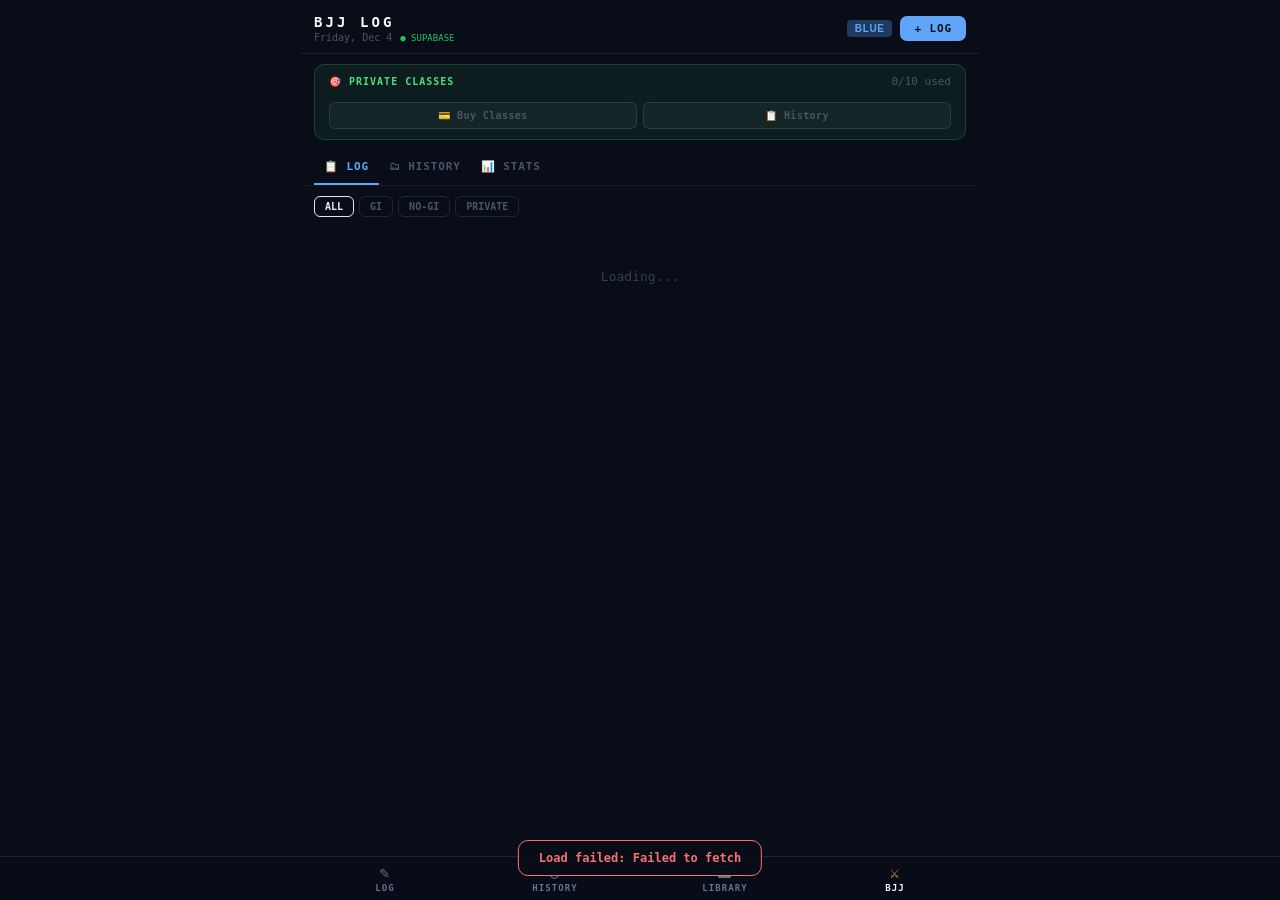
<file: bjj.html>
<!DOCTYPE html>
<html lang="en">
<head>
<meta charset="UTF-8">
<meta name="viewport" content="width=device-width, initial-scale=1.0, maximum-scale=1.0, viewport-fit=cover">
<meta name="theme-color" content="#080d18">
<meta name="apple-mobile-web-app-capable" content="yes">
<meta name="mobile-web-app-capable" content="yes">
<meta name="apple-mobile-web-app-status-bar-style" content="black-translucent">
<meta name="apple-mobile-web-app-title" content="BJJ Log">
<link rel="apple-touch-icon" href="[data-uri]">
<link rel="manifest" href="data:application/manifest+json,%7B%22name%22%3A%22BJJ%20Log%22%2C%22short_name%22%3A%22BJJ%20Log%22%2C%22display%22%3A%22standalone%22%2C%22orientation%22%3A%22portrait%22%2C%22background_color%22%3A%22%23080d18%22%2C%22theme_color%22%3A%22%23080d18%22%2C%22start_url%22%3A%22.%22%2C%22icons%22%3A%5B%7B%22src%22%3A%22data%3Aimage/png%3Bbase64%2CiVBORw0KGgoAAAANSUhEUgAAAMAAAADACAMAAABlApw1AAAAwFBMVEUIDRf9/[base64]//////////////////////wAAAAAAAAAAAAAAAAAAAAAAAAAAAAAAAAAAAAAAAABKBZhFAAAJRUlEQVR42u1c2bakKgwtkUEFtP7/a68ySIBg2b1w6LvIQ/c5p6ZsdnYIAerzadasWbNmzZo1a9asWbNmzZo1a9asWbNmzZo1a/Y/sWmepZTUmJTzPP07rutBDc7zyP4RED1ZjaI2EiJfHziUMEJGHABl62P9u/0XhHclAijlXcfI8nb/OyIOALwbgdr8/wFgRaBfOvx6IKz7DWALsf59%2BainW/bhzsGCGf9XClYT8k08TGrzac0xLkYKWWjsHAOcGxDqJRi%2BZvC36LEAeCmGRGcfNoFmMSz6LaNvg4N1RzHknmRhegzi4bmtD%2B5vg9sdxZCPoC4Y314%2BPCfpKUjXOncUQ6NzmXfQDA3qIQgzHP6fMeQjqEvsOQgyHv4QQygFPgexLjOj5/uLpCXz38cQSgEpELAjkE/4n46niyGMgjIBDgD5PuA/SQeUdIVEJFAJ%2B1cZo3f6P2yjX6YgDyJ%2BEEHcDcZ8b/rnHUKBk3EWROMRAQbA%2Bo%2B4b9lr5csRGXsKkiBiBwQYCbCNtbsKi3Xh4uu2LIa8CuIgGo8k3Dki%2BW0qWLzbHJGxpyAKoqMcat7Fjcc9iWgOw85yAH4uWB8T5whgYTzULQEEnc5FEMY5tCcOCdgA7D/dFEAR/dmw7n/ZERwS0MFytr8lgHg0fCyP6YDuBAEcEnqDjEXiMeIXCxIRvwmAk8MNMpakMJCYjjsTQ%2BKQgADXgJHXK5j9BuAHlRPQTTnxuk0Pl/euyBk/3HCbCPpBQArg2tn4S/BqpkMz0Z8TsOK8VsY08oMfOcITAs4B59dSoGMCODmKhXWtuxPATxJwNQUxAYdubQWOAHPAEQGc3USBThVwlJLcRkf3m4B4LrySApqtvw4QQAIOpc%2BTxHYdBTpfvZCia8yWEb8JyKqp65YFNJsDsPUASsCh/1lj4KLFsUZGG1nWQwLGUr0XvQPLMImbCHANHVYkgP0kgGBByC6pqjXmqW2I8L8mgKExyC%2BpiCiqV7S75Zcy/BcBrIhf3kOAb0nhBIhfBHBSwH8FBUcEIMlpDEUEORQATkH9Vq9G8%2BXWTaNIa%2BjkHGYaoj1GLatOAUUjaHVAq%2BwRS8D4ew4zOxvrGhWNobk6AWiuWT45gDiFHhcRK4AZG5vavWpayqFTDuD0HOYAoBSw7a1vIECaVT4vKbj7sQC1ADAKKseQKhAg8j6RCyBxggAPAKWA1DzVMhUVnAPgURVKfi2/DIAZLScq5iG0F8TcGCWfbgPoxDIAAMAoqCqCsoItgOhzBT2VQiMAModac2k5FRQ8%2BN2mTMHsjILt05UborxLX0/FWIhuBCCtLvJnnZQdAEIBqbdZMKNJwtfsEIBr5vKTBAQAE7YuuxIAC1uKYLuAQwWfaWWFnUmVb/rXA6CjMWaMcQ42dcHYkT9ScBSI34wCUi%2BPRiJmJNlWD59s/T%2Bt4AhAXq5XBPCJ3tutQqZsx8x1ssY/6IXyMBBZvV4TQLIpwwiIzx0AJ0DBJ3uhHLyRPTfILwGg8oI52rPkIIDI%2BQDKAcD1WU0AWRpiYZqf3JIyCiB%2BspnOEAC8fhbKp2IepvmJuDOjkYJPNtOJn879%2B4AX1gTwyQEMn3TkRNiSPxlARkwzBMCumQcwEYjo5NBmIzjendTX/KArNOXnFzyA4XOLCDQggKQZyJ7PJYyXmloUnEC6sMWLiKAHSdb7T3kUQJyRYBEGvj80F7c/664p80qFQnpcAAm2BxCPvPcgrIG/0KnUOuZ1DwGqfG9mD95%2BoE7BG0xmU9IZo0Pf7zcJ8m2O2m2JrhBD/WaDWlYCyHkTy2Be6AEgQVq1N4e8v4AADIhlxDzNYQmq5P4qXdg9qd1cFHk18U0AbCaHZRkBDrGOs6Th13FRQ/QCD2DI81zd1pzMRSARAIGO1ZRa7C/L6vYwSPSJurD9QyofP0NEII4AGDZ2n1f3S8/ShcZH9QY7suT7HgIA/kc/owA08vaVtyppKYbK/g9RRBWeN%2BES6KqfBe/zXQDh5oGSCAp0YACwPYbKVyK%2BuQjcGOkCAFnGA6xwDOmCXTIkSl0MjepvAQwjxSu5rcNUG8CSi0C4B9aZKYuQLIRSAFKZ%2BQJ/7%2BpZFBslH6amkkvm18RlGU8DEkzaGu8eX3CnZiocytDbhsAIp1qZIvD%2Br/%2BvE3VcWwyoBC45c0PThZalWW6laFIFjdGw%2Bx%2BWtLYmLoZm5DoUqX8vCyRSZspnYURgaml7oWBfAwQOBltV2D%2Bkyxvurv5IV46LfdXDrjgt4WKIhzPp26dMTgLcr8K2nRsQOkPwv1fOeQ53unvTXN%2BvewgDjl1y4maNoeC9iRoVJADTU1zTAfkK5MQXtTdC4IWVkZFLbhL04FaJkaJySTQBsAQAYntw3H9V2GmPj0UgIIRrLvZN/krGaNwXek%2Bi0WqBB/%2BdbEM%2BJchpCe0GZ4UwhtG55ODfNk7CLbHo7MtIKIGEAJiUrCqQ3opr/%2BjFLuDc%2B1/hv0135iJ2/w1tLbeaLxBgkmWgQCDHY8Oio1dukhBX3YmbjEUVkk2iwacxIsBcDytTwGFzDnzE5y7TTgIAQMg5yl8P8xMDQsHNNxCxPXyTM0BTGaQg93dzrKlAwRZgT37Vh8gkEEprScB9v75AAb9MsGdXOXsd4SyWcDgWFOa2HMD3yQhKJJBJ2MUQ%[base64]/z8L4kAedkj8jYt5KeAxB6VZCAhaTneaOFpZUx2AtXz4WQ/ZKwNEJGDEDUhY92vJ/9rjMHIXMvuy0DVQwapS/4urlJipiAgWAMjNH2gBv8t3xr4XdAhzc%2B3RFtcGyVYP/9vMZS5zCLdnGkftU3RmokPDKLWJo/n9cCmGelMABLvj/5TgChx/adrWnbbnsxgM90JjjyHe53YdDzj6Hdd/X1P/Q92nl7%2BNOsWbNmzZo1a9asWbNmzZo1a9asWbNmzZo1a9as2YP2H7czbD7LCoSSAAAAAElFTkSuQmCC%22%2C%22sizes%22%3A%22192x192%22%2C%22type%22%3A%22image/png%22%7D%5D%7D">
<title>BJJ LOG</title>
<style>
  :root{--bg:#080d18;--bg2:rgba(255,255,255,.025);--border:rgba(255,255,255,.07);--text:#e2e8f0;--muted:#475569;--dim:#334155;--font:'DM Mono','Fira Code',monospace;}
  *{box-sizing:border-box;margin:0;padding:0;}
  body{font-family:var(--font);background:var(--bg);color:var(--text);min-height:100vh;max-width:680px;margin:0 auto;padding-bottom:80px;}
  input,textarea,select{font-family:var(--font);}

  /* Header */
  .header{padding:14px 14px 10px;border-bottom:1px solid var(--border);display:flex;justify-content:space-between;align-items:center;}
  .title{font-size:14px;font-weight:800;letter-spacing:.22em;color:#f8fafc;}
  .sub{font-size:10px;color:var(--muted);margin-top:2px;}
  .dot{color:#22c55e;margin-left:8px;font-size:9px;}

  /* Nav */
  .nav{display:flex;border-bottom:1px solid rgba(255,255,255,.05);padding:0 14px;}
  .nav-btn{background:none;border:none;border-bottom:2px solid transparent;color:var(--muted);font-family:var(--font);font-size:11px;font-weight:700;letter-spacing:.08em;padding:10px 10px;cursor:pointer;}
  .nav-btn.active{color:#60a5fa;border-bottom-color:#60a5fa;}

  /* Private tracker */
  .priv-bar{margin:10px 14px;padding:10px 14px;background:rgba(74,222,128,.07);border:1px solid rgba(74,222,128,.2);border-radius:10px;}
  .priv-label{display:flex;justify-content:space-between;align-items:center;margin-bottom:6px;}
  .priv-title{font-size:10px;font-weight:700;color:#4ade80;letter-spacing:.1em;}
  .priv-count{font-size:11px;color:var(--muted);}
  .priv-dots{display:flex;gap:4px;}
  .priv-dot{flex:1;height:6px;border-radius:3px;}

  /* Session cards */
  .sessions{padding:10px 14px;}
  .filter-row{display:flex;gap:5px;margin-bottom:12px;flex-wrap:wrap;}
  .filter-btn{background:none;border:1px solid rgba(255,255,255,.1);border-radius:6px;padding:4px 10px;font-family:var(--font);font-size:10px;font-weight:700;cursor:pointer;color:var(--muted);}
  .filter-btn.active{border-color:var(--ac);color:var(--ac);}
  .sess-card{background:var(--bg2);border:1px solid var(--border);border-radius:10px;padding:12px;margin-bottom:8px;cursor:pointer;border-left:3px solid var(--ac);}
  .sess-type{font-size:10px;font-weight:700;letter-spacing:.08em;margin-bottom:2px;}
  .sess-date{font-size:13px;font-weight:700;color:#f1f5f9;}
  .sess-tech{font-size:11px;color:#94a3b8;margin-top:2px;}
  .sess-instr{font-size:10px;color:var(--muted);margin-top:1px;}
  .sess-notes{font-size:10px;color:#64748b;margin-top:6px;line-height:1.5;border-top:1px solid rgba(255,255,255,.05);padding-top:6px;}

  /* Belt badge */
  .belt-badge{font-weight:700;font-size:10px;border-radius:4px;padding:3px 8px;letter-spacing:.06em;text-transform:uppercase;cursor:pointer;border:none;}

  /* Log session button */
  .log-btn{background:#60a5fa;color:#0a0f1a;border:none;border-radius:7px;padding:6px 14px;font-family:var(--font);font-size:11px;font-weight:800;cursor:pointer;letter-spacing:.08em;}

  /* Modal */
  .overlay{display:none;position:fixed;inset:0;background:rgba(0,0,0,.75);z-index:100;align-items:flex-end;justify-content:center;}
  .overlay.open{display:flex;}
  .modal{background:#0d1525;border:1px solid rgba(255,255,255,.09);border-radius:14px 14px 0 0;padding:20px 16px 36px;width:100%;max-width:680px;max-height:92vh;overflow-y:auto;}
  .modal-header{display:flex;justify-content:space-between;align-items:center;margin-bottom:16px;}
  .modal-title{font-size:13px;font-weight:700;color:#f1f5f9;}
  .close-btn{background:none;border:none;color:var(--muted);font-size:22px;cursor:pointer;line-height:1;}
  .field{margin-bottom:10px;}
  .field-label{font-size:10px;color:var(--muted);letter-spacing:.08em;text-transform:uppercase;margin-bottom:4px;}
  .field input,.field textarea,.field select{width:100%;background:rgba(255,255,255,.06);border:1px solid rgba(255,255,255,.1);border-radius:6px;padding:8px 10px;color:var(--text);font-family:var(--font);font-size:12px;outline:none;resize:vertical;}
  .row2{display:flex;gap:8px;}
  .row2 .field{flex:1;}
  .type-row{display:flex;gap:6px;margin-bottom:10px;}
  .type-btn{flex:1;background:rgba(255,255,255,.04);border:1px solid rgba(255,255,255,.1);border-radius:7px;padding:9px 4px;font-family:var(--font);font-size:11px;font-weight:700;cursor:pointer;color:var(--muted);}
  .type-btn.active{background:rgba(96,165,250,.18);border-color:#60a5fa;color:#60a5fa;}
  .type-btn.gi.active{background:rgba(96,165,250,.18);border-color:#60a5fa;color:#60a5fa;}
  .type-btn.nogi.active{background:rgba(251,146,60,.18);border-color:#fb923c;color:#fb923c;}
  .type-btn.private.active{background:rgba(74,222,128,.18);border-color:#4ade80;color:#4ade80;}
  .save-modal-btn{width:100%;background:#60a5fa;color:#0a0f1a;border:none;border-radius:8px;padding:11px;font-family:var(--font);font-size:12px;font-weight:800;cursor:pointer;margin-top:8px;letter-spacing:.1em;}
  .del-btn{width:100%;background:rgba(248,113,113,.1);border:1px solid rgba(248,113,113,.25);border-radius:8px;padding:9px;color:#f87171;font-family:var(--font);font-size:11px;font-weight:700;cursor:pointer;margin-top:12px;}

  /* Session detail */
  .detail-info{background:rgba(255,255,255,.03);border-radius:8px;padding:10px 12px;margin-bottom:12px;font-size:11px;line-height:1.7;}
  .detail-info .tech{font-size:12px;font-weight:700;color:#f1f5f9;margin-bottom:4px;}
  .work-on{color:#fb923c;}
  .tip{color:#4ade80;}

  /* Rolls */
  .rolls-header{display:flex;justify-content:space-between;align-items:center;margin-bottom:8px;}
  .rolls-label{font-size:10px;color:var(--muted);letter-spacing:.1em;}
  .roll-stats{display:flex;gap:10px;font-size:11px;}
  .add-roll-btn{width:100%;background:none;border:1px dashed rgba(96,165,250,.4);border-radius:8px;padding:9px;color:#60a5fa;font-family:var(--font);font-size:11px;font-weight:700;cursor:pointer;margin-top:4px;}
  .roll-card{background:rgba(255,255,255,.025);border:1px solid rgba(255,255,255,.06);border-radius:8px;padding:9px 11px;margin-bottom:6px;}
  .roll-head{display:flex;justify-content:space-between;align-items:center;margin-bottom:4px;}
  .roll-opp{font-size:12px;font-weight:700;color:#f1f5f9;}
  .roll-result{font-size:16px;font-weight:800;}
  .roll-score{font-size:11px;font-weight:700;}
  .roll-notes{font-size:10px;color:#64748b;line-height:1.5;}
  .roll-subs{font-size:10px;margin-top:2px;}

  /* Result buttons */
  .result-row{display:flex;gap:6px;}
  .result-btn{flex:1;background:rgba(255,255,255,.04);border:1px solid rgba(255,255,255,.1);border-radius:7px;padding:8px 4px;font-family:var(--font);font-size:11px;font-weight:700;cursor:pointer;color:var(--muted);}
  .result-btn.win.active{background:rgba(74,222,128,.2);border-color:#4ade80;color:#4ade80;}
  .result-btn.loss.active{background:rgba(248,113,113,.2);border-color:#f87171;color:#f87171;}
  .result-btn.draw.active{background:rgba(148,163,184,.15);border-color:#94a3b8;color:#94a3b8;}

  /* Score row */
  .score-row{display:flex;gap:4px;}
  .score-btn{flex:1;background:rgba(255,255,255,.04);border:1px solid rgba(255,255,255,.1);border-radius:6px;padding:7px 2px;font-family:var(--font);font-size:11px;font-weight:700;cursor:pointer;color:var(--muted);}
  .score-btn.pos.active{background:rgba(74,222,128,.2);border-color:#4ade80;color:#4ade80;}
  .score-btn.neg.active{background:rgba(248,113,113,.2);border-color:#f87171;color:#f87171;}
  .score-btn.neu.active{background:rgba(148,163,184,.15);border-color:#94a3b8;color:#94a3b8;}

  /* Belt modal */
  .belt-row{display:flex;gap:5px;flex-wrap:wrap;}
  .belt-btn{flex:1;min-width:60px;border:2px solid transparent;border-radius:7px;padding:8px 4px;font-family:var(--font);font-size:11px;font-weight:800;cursor:pointer;text-transform:capitalize;}
  .stripe-row{display:flex;gap:6px;}
  .stripe-btn{flex:1;background:rgba(255,255,255,.04);border:1px solid rgba(255,255,255,.1);border-radius:6px;padding:8px;font-family:var(--font);font-size:12px;font-weight:700;cursor:pointer;color:var(--muted);}
  .stripe-btn.active{background:rgba(192,132,252,.25);border-color:#c084fc;color:#c084fc;}

  /* Stats */
  .stats{padding:12px 14px;}
  .stat-grid{display:flex;gap:8px;flex-wrap:wrap;margin-bottom:12px;}
  .stat-card{background:var(--bg2);border:1px solid var(--border);border-radius:10px;padding:12px 14px;flex:1;min-width:100px;}
  .stat-label{font-size:9px;color:var(--muted);letter-spacing:.08em;margin-bottom:4px;}
  .stat-val{font-size:22px;font-weight:800;}
  .stat-sub{font-size:10px;color:var(--dim);margin-top:2px;}
  .section-title{font-size:10px;color:var(--muted);letter-spacing:.1em;margin-bottom:8px;}
  .chart-bar-row{display:flex;align-items:flex-end;gap:5px;height:80px;margin-bottom:4px;}
  .chart-bar-wrap{flex:1;display:flex;flex-direction:column;align-items:center;gap:3px;}
  .chart-bar{width:100%;border-radius:3px 3px 0 0;}
  .chart-label{font-size:8px;color:var(--muted);}
  .chart-val{font-size:9px;color:#60a5fa;font-weight:700;}
  .opp-row{display:flex;justify-content:space-between;align-items:center;padding:6px 0;border-bottom:1px solid rgba(255,255,255,.05);}
  .opp-name{font-size:12px;color:#f1f5f9;}
  .opp-wld{display:flex;gap:8px;font-size:11px;}
  .empty{color:var(--dim);text-align:center;padding:40px;font-size:13px;}

  /* Toast */
  .toast{display:none;position:fixed;bottom:24px;left:50%;transform:translateX(-50%);background:rgba(8,13,24,.95);border:1px solid #4ade80;color:#4ade80;padding:10px 20px;border-radius:10px;font-size:12px;font-weight:700;z-index:999;white-space:nowrap;}
  .toast.show{display:block;}

  /* Opp dropdown */
  .opp-create{background:rgba(96,165,250,.07);border:1px solid rgba(96,165,250,.2);border-radius:8px;padding:10px;margin-top:6px;}

  /* Private actions */
  .priv-actions{display:flex;gap:6px;margin-top:8px;}
  .priv-action-btn{flex:1;background:rgba(255,255,255,.04);border:1px solid rgba(255,255,255,.1);border-radius:6px;padding:7px;font-family:var(--font);font-size:10px;font-weight:700;cursor:pointer;color:var(--muted);letter-spacing:.04em;}
  .priv-action-btn:hover{background:rgba(74,222,128,.08);border-color:#4ade80;color:#4ade80;}

  /* Purchase row */
  .purchase-row{display:flex;justify-content:space-between;align-items:center;padding:10px 12px;background:var(--bg2);border:1px solid var(--border);border-left:2px solid #4ade80;border-radius:8px;margin-bottom:6px;}
  .purchase-info{flex:1;}
  .purchase-date{font-size:11px;color:#4ade80;font-weight:700;}
  .purchase-meta{font-size:10px;color:var(--muted);margin-top:2px;}
  .purchase-cost{font-size:13px;color:#f1f5f9;font-weight:700;}
  .purchase-perclass{font-size:9px;color:var(--muted);margin-top:2px;letter-spacing:.04em;}

  /* Instructor row */
  .instr-row{display:flex;justify-content:space-between;align-items:center;padding:9px 12px;background:var(--bg2);border:1px solid var(--border);border-left:2px solid #60a5fa;border-radius:8px;margin-bottom:5px;}
  .instr-info{flex:1;}
  .instr-name{font-size:12px;color:#f1f5f9;font-weight:700;}
  .instr-meta{font-size:10px;color:var(--muted);margin-top:2px;}
  .instr-actions{display:flex;gap:4px;}
  .instr-btn{background:none;border:1px solid rgba(255,255,255,.1);border-radius:4px;padding:3px 8px;color:var(--muted);font-family:var(--font);font-size:11px;cursor:pointer;}
  .instr-btn:hover{border-color:#60a5fa;color:#60a5fa;}
  .instr-btn.del:hover{border-color:#f87171;color:#f87171;}
  .purchase-del{background:none;border:none;color:#f87171;cursor:pointer;font-size:14px;padding:4px 8px;margin-left:8px;}
  .purchase-summary{background:rgba(74,222,128,.08);border:1px solid rgba(74,222,128,.25);border-radius:8px;padding:10px 12px;margin-bottom:10px;display:flex;justify-content:space-between;font-size:11px;color:#4ade80;font-weight:700;letter-spacing:.04em;}
</style>
<link rel="stylesheet" href="./shared.css">
</head>
<body>

<!-- Header -->
<div class="header">
  <div>
    <div class="title">BJJ LOG</div>
    <div class="sub" id="today-lbl"><span class="dot">● SUPABASE</span></div>
    <div class="festive" id="festive-banner" style="display:none" onclick="toggleFestive()"></div>
  </div>
  <div style="display:flex;align-items:center;gap:8px">
    <button class="belt-badge" id="belt-badge" onclick="openBeltModal()" style="background:#1e3a5f;color:#60a5fa">BLUE</button>
    <button class="log-btn" onclick="openNewSession()">+ LOG</button>
  </div>
</div>

<!-- Private tracker -->
<div class="priv-bar">
  <div class="priv-label">
    <span class="priv-title">🎯 PRIVATE CLASSES</span>
    <span class="priv-count" id="priv-count">0/10 used</span>
  </div>
  <div class="priv-dots" id="priv-dots"></div>
  <div class="priv-actions">
    <button class="priv-action-btn" onclick="openBuyModal()">💳 Buy Classes</button>
    <button class="priv-action-btn" onclick="openPurchasesModal()">📋 History</button>
  </div>
</div>

<!-- Nav -->
<div class="nav">
  <button class="nav-btn active" onclick="switchView('log')" id="nav-log">📋 LOG</button>
  <button class="nav-btn" onclick="switchView('history')" id="nav-history">🗂 HISTORY</button>
  <button class="nav-btn" onclick="switchView('stats')" id="nav-stats">📊 STATS</button>
</div>

<!-- Log view -->
<div id="view-log" class="sessions">
  <div class="filter-row">
    <button class="filter-btn active" data-filter="all" onclick="setFilter('all')">ALL</button>
    <button class="filter-btn" data-filter="gi" onclick="setFilter('gi')" style="--ac:#60a5fa">GI</button>
    <button class="filter-btn" data-filter="nogi" onclick="setFilter('nogi')" style="--ac:#fb923c">NO-GI</button>
    <button class="filter-btn" data-filter="private" onclick="setFilter('private')" style="--ac:#4ade80">PRIVATE</button>
  </div>
  <div id="sess-list"><div class="empty">Loading...</div></div>
</div>

<!-- History view -->
<div id="view-history" style="display:none;padding:12px 14px">
  <div style="font-size:10px;color:var(--muted);letter-spacing:.1em;margin-bottom:10px" id="history-label">ALL SESSIONS</div>
  <div id="hist-list"></div>
</div>

<!-- Stats view -->
<div id="view-stats" style="display:none" class="stats">
  <div id="stats-content"><div class="empty">Loading stats...</div></div>
</div>

<div class="toast" id="toast"></div>

<!-- ── NEW SESSION MODAL ── -->
<div class="overlay" id="overlay-new" onclick="closeIfOutside(event,'overlay-new')">
  <div class="modal">
    <div class="modal-header">
      <div class="modal-title">Log BJJ Session</div>
      <button class="close-btn" onclick="closeModal('overlay-new')">×</button>
    </div>
    <div class="type-row">
      <button class="type-btn gi" onclick="setType('gi')" id="type-gi">🥋 GI</button>
      <button class="type-btn nogi" onclick="setType('nogi')" id="type-nogi">🩳 NO-GI</button>
      <button class="type-btn private" onclick="setType('private')" id="type-private">🎯 PRIVATE</button>
    </div>
    <div id="priv-notice" style="display:none;background:rgba(74,222,128,.08);border:1px solid rgba(74,222,128,.25);border-radius:7px;padding:8px 12px;margin-bottom:10px;font-size:11px;color:#4ade80"></div>
    <div class="row2">
      <div class="field"><div class="field-label">Date</div><input type="date" id="ns-date"></div>
      <div class="field"><div class="field-label">Duration (min)</div><input type="number" id="ns-dur" placeholder="90"></div>
    </div>
    <div class="field"><div class="field-label">Technique / Focus</div><input type="text" id="ns-tech" placeholder="e.g. Butterfly guard sweeps"></div>
    <div class="field"><div class="field-label">Instructor</div>
      <div style="display:flex;gap:6px">
        <select id="ns-instr" style="flex:1;background:rgba(255,255,255,.06);border:1px solid rgba(255,255,255,.1);border-radius:6px;padding:8px 10px;color:var(--text);font-family:var(--font);font-size:12px;outline:none"></select>
        <button type="button" onclick="openInstructorsModal()" style="background:none;border:1px solid rgba(96,165,250,.3);border-radius:6px;padding:8px 10px;color:#60a5fa;font-family:var(--font);font-size:11px;font-weight:700;cursor:pointer;white-space:nowrap">👤 Manage</button>
      </div>
    </div>
    <div class="field"><div class="field-label">Notes</div><textarea id="ns-notes" rows="2" placeholder="What happened, what you drilled..."></textarea></div>
    <div class="field" id="ns-workon-wrap"><div class="field-label">What to Work On</div><textarea id="ns-workon" rows="2" placeholder="Guard passing, not giving up back..."></textarea></div>
    <div class="field" id="ns-tips-wrap" style="display:none"><div class="field-label">💡 Instructor Tips / Key Points</div><textarea id="ns-tips" rows="3" placeholder="Key details the instructor mentioned..."></textarea></div>
    <button class="save-modal-btn" id="ns-save-btn" onclick="saveNewSession()">Save Session</button>
  </div>
</div>

<!-- ── SESSION DETAIL MODAL ── -->
<div class="overlay" id="overlay-detail" onclick="closeIfOutside(event,'overlay-detail')">
  <div class="modal">
    <div class="modal-header">
      <div class="modal-title" id="detail-title">Session</div>
      <div style="display:flex;gap:8px;align-items:center">
        <button onclick="openEditSession()" style="background:none;border:1px solid rgba(255,255,255,.15);border-radius:6px;padding:4px 10px;color:var(--muted);font-family:var(--font);font-size:11px;cursor:pointer">✏️ edit</button>
        <button class="close-btn" onclick="closeModal('overlay-detail')">×</button>
      </div>
    </div>
    <div class="detail-info" id="detail-info"></div>
    <div id="rolls-section"></div>
    <div id="roll-form-wrap"></div>
    <button class="del-btn" onclick="deleteSession()">🗑 Delete Session</button>
  </div>
</div>

<!-- ── EDIT SESSION MODAL ── -->
<div class="overlay" id="overlay-edit" onclick="closeIfOutside(event,'overlay-edit')">
  <div class="modal">
    <div class="modal-header">
      <div class="modal-title">✏️ Edit Session</div>
      <button class="close-btn" onclick="closeModal('overlay-edit')">×</button>
    </div>
    <div class="type-row">
      <button class="type-btn gi" onclick="setEditType('gi')" id="edit-type-gi">🥋 GI</button>
      <button class="type-btn nogi" onclick="setEditType('nogi')" id="edit-type-nogi">🩳 NO-GI</button>
      <button class="type-btn private" onclick="setEditType('private')" id="edit-type-private">🎯 PRIVATE</button>
    </div>
    <div class="row2">
      <div class="field"><div class="field-label">Date</div><input type="date" id="es-date"></div>
      <div class="field"><div class="field-label">Duration (min)</div><input type="number" id="es-dur" placeholder="90"></div>
    </div>
    <div class="field"><div class="field-label">Technique / Focus</div><input type="text" id="es-tech" placeholder="e.g. Butterfly guard sweeps"></div>
    <div class="field"><div class="field-label">Instructor</div>
      <div style="display:flex;gap:6px">
        <select id="es-instr" style="flex:1;background:rgba(255,255,255,.06);border:1px solid rgba(255,255,255,.1);border-radius:6px;padding:8px 10px;color:var(--text);font-family:var(--font);font-size:12px;outline:none"></select>
        <button type="button" onclick="openInstructorsModal()" style="background:none;border:1px solid rgba(96,165,250,.3);border-radius:6px;padding:8px 10px;color:#60a5fa;font-family:var(--font);font-size:11px;font-weight:700;cursor:pointer;white-space:nowrap">👤 Manage</button>
      </div>
    </div>
    <div class="field"><div class="field-label">Notes</div><textarea id="es-notes" rows="2" placeholder="What happened, what you drilled..."></textarea></div>
    <div class="field" id="es-workon-wrap"><div class="field-label">What to Work On</div><textarea id="es-workon" rows="2" placeholder="Guard passing, not giving up back..."></textarea></div>
    <div class="field" id="es-tips-wrap" style="display:none"><div class="field-label">💡 Instructor Tips</div><textarea id="es-tips" rows="3" placeholder="Key details the instructor mentioned..."></textarea></div>
    <button class="save-modal-btn" id="es-save-btn" onclick="saveEditSession()">Update Session</button>
  </div>
</div>

<!-- ── BUY CLASSES MODAL ── -->
<div class="overlay" id="overlay-buy" onclick="closeIfOutside(event,'overlay-buy')">
  <div class="modal">
    <div class="modal-head">
      <h3 class="modal-title">💳 Buy Private Classes</h3>
      <button class="modal-close" onclick="closeModal('overlay-buy')">×</button>
    </div>
    <div id="buy-summary" style="background:rgba(74,222,128,.08);border:1px solid rgba(74,222,128,.25);border-radius:8px;padding:8px 12px;margin-bottom:12px;font-size:11px;color:#4ade80;letter-spacing:.04em"></div>
    <div class="grid-2">
      <div class="field"><div class="field-label">Date</div><input type="date" id="buy-date"></div>
      <div class="field"><div class="field-label"># Classes</div><input type="number" id="buy-classes" placeholder="10" min="1"></div>
    </div>
    <div class="grid-2">
      <div class="field"><div class="field-label">Cost (USD)</div><input type="number" id="buy-cost" placeholder="1000" min="0" step="any"></div>
      <div class="field"><div class="field-label">Teacher</div>
        <div style="display:flex;gap:6px">
          <select id="buy-teacher" style="flex:1;background:rgba(255,255,255,.06);border:1px solid rgba(255,255,255,.1);border-radius:6px;padding:8px 10px;color:var(--text);font-family:var(--font);font-size:12px;outline:none"></select>
          <button type="button" onclick="openInstructorsModal()" style="background:none;border:1px solid rgba(96,165,250,.3);border-radius:6px;padding:8px 10px;color:#60a5fa;font-family:var(--font);font-size:11px;font-weight:700;cursor:pointer;white-space:nowrap">👤</button>
        </div>
      </div>
    </div>
    <div class="field"><div class="field-label">Gym</div><input type="text" id="buy-gym" placeholder="FightSportsClub" value="FightSportsClub"></div>
    <div class="field"><div class="field-label">Notes (optional)</div><textarea id="buy-notes" rows="2" placeholder="Package details..."></textarea></div>
    <button class="save-modal-btn" id="buy-save-btn" onclick="saveBuy()">Save Purchase</button>
  </div>
</div>

<!-- ── PURCHASE HISTORY MODAL ── -->
<div class="overlay" id="overlay-purchases" onclick="closeIfOutside(event,'overlay-purchases')">
  <div class="modal">
    <div class="modal-head">
      <h3 class="modal-title">📋 Purchase History</h3>
      <button class="modal-close" onclick="closeModal('overlay-purchases')">×</button>
    </div>
    <div id="purchases-list"></div>
  </div>
</div>

<!-- ── BELT MODAL ── -->
<div class="overlay" id="overlay-belt" onclick="closeIfOutside(event,'overlay-belt')">
  <div class="modal">
    <div class="modal-header">
      <div class="modal-title">🥋 Belt Tracker</div>
      <button class="close-btn" onclick="closeModal('overlay-belt')">×</button>
    </div>
    <div style="text-align:center;margin-bottom:16px" id="belt-preview"></div>
    <div class="field">
      <div class="field-label">Belt</div>
      <div class="belt-row" id="belt-row"></div>
    </div>
    <div class="field">
      <div class="field-label">Stripes (0–4)</div>
      <div class="stripe-row" id="stripe-row"></div>
    </div>
    <div class="field"><div class="field-label">Achieved On</div><input type="date" id="belt-date"></div>
    <div class="field"><div class="field-label">Notes</div><textarea id="belt-notes" rows="2" placeholder="Tournament? Promotion notes..."></textarea></div>
    <button class="save-modal-btn" style="background:#c084fc" onclick="saveBelt()">Update Belt</button>
  </div>
</div>

<!-- ── INSTRUCTORS MANAGER MODAL ── -->
<div class="overlay" id="overlay-instructors" onclick="closeIfOutside(event,'overlay-instructors')">
  <div class="modal">
    <div class="modal-head">
      <h3 class="modal-title">👤 Instructors</h3>
      <button class="modal-close" onclick="closeModal('overlay-instructors')">×</button>
    </div>

    <!-- Add / edit form -->
    <div style="background:rgba(96,165,250,.06);border:1px solid rgba(96,165,250,.2);border-radius:10px;padding:12px;margin-bottom:12px">
      <div style="font-size:10px;color:#60a5fa;font-weight:700;letter-spacing:.1em;margin-bottom:8px" id="instr-form-title">+ NEW INSTRUCTOR</div>
      <div class="grid-2">
        <div class="field"><div class="field-label">Name</div><input type="text" id="instr-name" placeholder="e.g. Angelo Andriani"></div>
        <div class="field"><div class="field-label">Gym</div><input type="text" id="instr-gym" placeholder="e.g. FightSportsClub"></div>
      </div>
      <div class="field"><div class="field-label">Notes (optional)</div><input type="text" id="instr-notes" placeholder="Black belt, head coach, etc."></div>
      <div style="display:flex;gap:6px">
        <button onclick="saveInstructor()" id="instr-save-btn" style="flex:2;background:#60a5fa;color:#0a0f1a;border:none;border-radius:6px;padding:9px;font-family:var(--font);font-size:11px;font-weight:800;cursor:pointer">Save Instructor</button>
        <button onclick="resetInstructorForm()" style="flex:1;background:rgba(255,255,255,.06);color:#94a3b8;border:none;border-radius:6px;padding:9px;font-family:var(--font);font-size:11px;cursor:pointer">Clear</button>
      </div>
    </div>

    <!-- List -->
    <div id="instructors-list-rendered"></div>
  </div>
</div>

<script src="./shared.js"></script>
<script>
// ── Config ────────────────────────────────────────────────────────────────────
const SB_URL = 'https://skfuygyygrapnrkwzsmj.supabase.co';
const SB_KEY = 'eyJhbGciOiJIUzI1NiIsInR5cCI6IkpXVCJ9.eyJpc3MiOiJzdXBhYmFzZSIsInJlZiI6InNrZnV5Z3l5Z3JhcG5ya3d6c21qIiwicm9sZSI6ImFub24iLCJpYXQiOjE3NzQ4MDc0NzYsImV4cCI6MjA5MDM4MzQ3Nn0.jl0FHAFzmWl8wLeWuKS0N8S_qFC92_WSHszdQhWYxCo';
const EDGE = `${SB_URL}/functions/v1/bjj`;
const HDRS = {'Content-Type':'application/json','apikey':SB_KEY,'Authorization':`Bearer ${SB_KEY}`};
// PRIVATES_TOTAL is now derived from sum of purchases (see privatesTotal()).
// Kept the name for backwards compatibility in existing call sites.
function privatesTotal() {
  return purchases.reduce((sum, p) => sum + (p.classes_purchased || 0), 0) || 10;
}

async function fetchWithTimeout(url, opts={}, ms=15000) {
  const ctrl = new AbortController();
  const t = setTimeout(() => ctrl.abort(), ms);
  try { return await fetch(url, {...opts, signal: ctrl.signal}); }
  catch(e) { if (e && e.name === 'AbortError') throw new Error('Request timed out — check your connection'); throw e; }
  finally { clearTimeout(t); }
}
async function GET(action, params={}) {
  const qs = new URLSearchParams({action,...params}).toString();
  const r = await fetchWithTimeout(`${EDGE}?${qs}`, {method:'GET',headers:HDRS});
  if (!r.ok) throw new Error(`HTTP ${r.status}: ${await r.text()}`);
  return r.json();
}
async function POST(action, body) {
  const r = await fetchWithTimeout(`${EDGE}?action=${action}`, {method:'POST',headers:HDRS,body:JSON.stringify(body)}, 20000);
  if (!r.ok) throw new Error(`HTTP ${r.status}: ${await r.text()}`);
  return r.json();
}

// ── State ─────────────────────────────────────────────────────────────────────
let currentView = 'log';
let currentFilter = 'all';
let sessions = [];
let opponents = [];
let purchases = [];
let instructors = [];
let editingInstructorId = null;
let belt = null;
let detailSession = null;
let detailRolls = [];
let newSessionType = 'gi';
let selectedResult = '';
let selectedScore = 0;
let editBeltData = {belt:'blue',stripes:0};
let showRollForm = false;
let creatingOpp = false;

// ── Helpers ───────────────────────────────────────────────────────────────────
// Local calendar date, never UTC — an evening session must not land on tomorrow.
function todayKey() {
  const d = new Date(), p = n => String(n).padStart(2,'0');
  return `${d.getFullYear()}-${p(d.getMonth()+1)}-${p(d.getDate())}`;
}
function fmtDate(iso) { return new Date(iso+'T12:00:00').toLocaleDateString('en-US',{weekday:'short',month:'short',day:'numeric',year:'numeric'}); }
function fmtShort(iso) { return new Date(iso+'T12:00:00').toLocaleDateString('en-US',{month:'short',day:'numeric'}); }

// Encode a JS object as base64 so it's safe to embed in HTML attributes
// (no quotes, apostrophes, or HTML-meaningful chars to worry about)
function encodeObj(obj) {
  // btoa requires Latin-1; use unescape(encodeURIComponent(...)) for full UTF-8
  return btoa(unescape(encodeURIComponent(JSON.stringify(obj))));
}
function decodeObj(b64) {
  try { return JSON.parse(decodeURIComponent(escape(atob(b64)))); }
  catch(e) { return null; }
}
const BELT_BG  = {white:'#f1f5f9',blue:'#1e3a5f',purple:'#3b1f5e',brown:'#3d1f0a',black:'#111827'};
const BELT_FG  = {white:'#0f172a',blue:'#60a5fa',purple:'#c084fc',brown:'#fb923c',black:'#f8fafc'};
const TYPE_AC  = {gi:'#60a5fa',nogi:'#fb923c',private:'#4ade80'};
const TYPE_EM  = {gi:'🥋',nogi:'🩳',private:'🎯'};
const BELTS    = ['white','blue','purple','brown','black'];

function beltBadge(b, s=0, size='sm') {
  const fs = size==='lg'?13:10, px = size==='lg'?'8px 14px':'3px 8px';
  return `<span style="background:${BELT_BG[b]||'#475569'};color:${BELT_FG[b]||'#fff'};font-weight:700;font-size:${fs}px;border-radius:4px;padding:${px};letter-spacing:.06em;text-transform:uppercase">${b}${s>0?' '+'|'.repeat(s):''}</span>`;
}

function toast(msg, color='#4ade80') {
  const t = document.getElementById('toast');
  t.textContent = msg; t.style.borderColor = color; t.style.color = color;
  t.classList.add('show'); setTimeout(()=>t.classList.remove('show'), 3500);
}

function closeIfOutside(e, id) { if(e.target.id===id) closeModal(id); }
function closeModal(id) { document.getElementById(id).classList.remove('open'); }

// ── Boot ──────────────────────────────────────────────────────────────────────
async function init() {
  document.getElementById('today-lbl').innerHTML =
    new Date().toLocaleDateString('en-US',{weekday:'long',month:'short',day:'numeric'}) +
    '<span class="dot">● SUPABASE</span>';
  document.getElementById('ns-date').value = todayKey();
  document.getElementById('belt-date').value = todayKey();
  renderBeltModal();
  try {
    const [b, s, o, p, i] = await Promise.all([
      GET('get_belt'),
      GET('get_sessions',{limit:'100'}),
      GET('get_opponents'),
      GET('get_purchases'),
      GET('get_instructors'),
    ]);
    belt = b; sessions = s||[]; opponents = o||[]; purchases = p||[]; instructors = i||[];
    renderBelt(); renderPrivBar(); renderSessions(); renderHistory();
    refreshInstructorDropdowns();
    setType('gi'); // sets initial save-btn color; must run after dropdowns are populated
  } catch(e) { toast('Load failed: '+e.message,'#f87171'); }
}

// Populate every <select> tied to instructors. Uses instructor_id (integer) as value.
// Falls back to looking up by name for sessions/purchases that don't yet have instructor_id.
function refreshInstructorDropdowns() {
  const opts = '<option value="">— No instructor —</option>' +
    instructors.map(i => `<option value="${i.id}">${escapeHtml(i.name)}${i.gym?' · '+escapeHtml(i.gym):''}</option>`).join('');
  ['ns-instr','es-instr','buy-teacher'].forEach(id => {
    const el = document.getElementById(id);
    if (!el) return;
    const prev = el.value;
    el.innerHTML = opts;
    if (prev) el.value = prev; // preserve current selection
  });
}

function escapeHtml(s){return String(s).replace(/[&<>"']/g,c=>({'&':'&amp;','<':'&lt;','>':'&gt;','"':'&quot;',"'":'&#39;'}[c]));}

// Map an instructor name to its id (handles current + historical names)
function instructorIdByName(name) {
  if (!name) return null;
  const trimmed = String(name).trim();
  if (!trimmed) return null;
  const hit = instructors.find(i => i.name === trimmed || (Array.isArray(i.historical_names) && i.historical_names.includes(trimmed)));
  return hit ? hit.id : null;
}
function instructorById(id) {
  if (id == null) return null;
  return instructors.find(i => i.id === Number(id)) || null;
}

// ── Instructor Manager Modal ──────────────────────────────────────────────────
function openInstructorsModal() {
  resetInstructorForm();
  renderInstructorsList();
  document.getElementById('overlay-instructors').classList.add('open');
}

function resetInstructorForm() {
  editingInstructorId = null;
  document.getElementById('instr-form-title').textContent = '+ NEW INSTRUCTOR';
  document.getElementById('instr-name').value = '';
  document.getElementById('instr-gym').value = '';
  document.getElementById('instr-notes').value = '';
  document.getElementById('instr-save-btn').textContent = 'Save Instructor';
}

function editInstructor(id) {
  const i = instructorById(id);
  if (!i) return;
  editingInstructorId = i.id;
  document.getElementById('instr-form-title').textContent = '✏️ EDIT: ' + i.name;
  document.getElementById('instr-name').value = i.name;
  document.getElementById('instr-gym').value = i.gym || '';
  document.getElementById('instr-notes').value = i.notes || '';
  document.getElementById('instr-save-btn').textContent = 'Update Instructor';
}

async function saveInstructor() {
  const name  = document.getElementById('instr-name').value.trim();
  const gym   = document.getElementById('instr-gym').value.trim();
  const notes = document.getElementById('instr-notes').value.trim();
  if (!name) { toast('Name required','#f87171'); return; }
  const btn = document.getElementById('instr-save-btn');
  btn.disabled = true; const orig = btn.textContent; btn.textContent = 'Saving...';
  try {
    const payload = { name, gym: gym || null, notes: notes || null };
    if (editingInstructorId) payload.id = editingInstructorId;
    const saved = await POST('save_instructor', payload);
    // Update local cache
    const idx = instructors.findIndex(i => i.id === saved.id);
    if (idx >= 0) instructors[idx] = saved; else instructors.push(saved);
    instructors.sort((a,b)=>a.name.localeCompare(b.name));
    refreshInstructorDropdowns();
    renderInstructorsList();
    resetInstructorForm();
    toast(editingInstructorId ? 'Instructor updated!' : 'Instructor added!');
  } catch(e) {
    toast('Save failed: '+e.message,'#f87171');
  } finally {
    btn.disabled = false; btn.textContent = orig;
  }
}

async function deleteInstructor(id) {
  const i = instructorById(id);
  if (!i) return;
  // Count usages before deleting so the user knows the impact
  const sUsage = sessions.filter(s => s.instructor_id === id || s.instructor === i.name).length;
  const pUsage = purchases.filter(p => p.instructor_id === id || p.teacher === i.name).length;
  const usageNote = (sUsage || pUsage)
    ? `\n\nUsed in ${sUsage} session${sUsage===1?'':'s'} and ${pUsage} purchase${pUsage===1?'':'s'}. History will keep referencing this name (soft delete).`
    : '';
  if (!confirm(`Delete instructor "${i.name}"?${usageNote}`)) return;
  try {
    await POST('delete_instructor', { id });
    instructors = instructors.filter(x => x.id !== id);
    refreshInstructorDropdowns();
    renderInstructorsList();
    toast('Instructor deleted','#f87171');
  } catch(e) {
    toast('Delete failed: '+e.message,'#f87171');
  }
}

function renderInstructorsList() {
  const el = document.getElementById('instructors-list-rendered');
  if (!instructors.length) {
    el.innerHTML = '<div class="empty">No instructors yet. Add one above.</div>';
    return;
  }
  el.innerHTML = instructors.map(i => {
    const sUsage = sessions.filter(s => s.instructor_id === i.id || s.instructor === i.name).length;
    const pUsage = purchases.filter(p => p.instructor_id === i.id || p.teacher === i.name).length;
    return `<div class="instr-row">
      <div class="instr-info">
        <div class="instr-name">${escapeHtml(i.name)}</div>
        <div class="instr-meta">${i.gym?'🏠 '+escapeHtml(i.gym):''}${i.notes?(i.gym?' · ':'')+escapeHtml(i.notes):''}${(sUsage||pUsage)?` · ${sUsage} sess · ${pUsage} purch`:''}</div>
      </div>
      <div class="instr-actions">
        <button class="instr-btn" onclick="editInstructor(${i.id})">✏️</button>
        <button class="instr-btn del" onclick="deleteInstructor(${i.id})">🗑</button>
      </div>
    </div>`;
  }).join('');
}

// ── Belt ──────────────────────────────────────────────────────────────────────
function renderBelt() {
  if (!belt) return;
  const el = document.getElementById('belt-badge');
  el.style.background = BELT_BG[belt.belt]||'#475569';
  el.style.color = BELT_FG[belt.belt]||'#fff';
  el.textContent = belt.belt.toUpperCase() + (belt.stripes>0?' '+'|'.repeat(belt.stripes):'');
  editBeltData = {belt:belt.belt, stripes:belt.stripes};
}

function openBeltModal() {
  editBeltData = belt ? {belt:belt.belt,stripes:belt.stripes,id:belt.id} : {belt:'blue',stripes:0};
  renderBeltModal(); document.getElementById('overlay-belt').classList.add('open');
}

function renderBeltModal() {
  document.getElementById('belt-preview').innerHTML = beltBadge(editBeltData.belt, editBeltData.stripes, 'lg');
  document.getElementById('belt-row').innerHTML = BELTS.map(b =>
    `<button class="belt-btn" onclick="selBelt('${b}')" style="background:${BELT_BG[b]};color:${BELT_FG[b]};border-color:${editBeltData.belt===b?BELT_FG[b]:'transparent'}">${b}</button>`
  ).join('');
  document.getElementById('stripe-row').innerHTML = [0,1,2,3,4].map(s =>
    `<button class="stripe-btn${editBeltData.stripes===s?' active':''}" onclick="selStripe(${s})">${s}</button>`
  ).join('');
}

function selBelt(b) { editBeltData.belt=b; renderBeltModal(); }
function selStripe(s) { editBeltData.stripes=s; renderBeltModal(); }

async function saveBelt() {
  try {
    const payload = {...editBeltData, achieved_on:document.getElementById('belt-date').value||null, notes:document.getElementById('belt-notes').value||null};
    belt = await POST('update_belt', payload);
    renderBelt(); closeModal('overlay-belt'); toast('Belt updated! OSS 🥋','#c084fc');
  } catch(e) { toast('Save failed','#f87171'); }
}

// ── Private bar ───────────────────────────────────────────────────────────────
function renderPrivBar() {
  const total = privatesTotal();
  const used = sessions.filter(s=>s.type==='private').length;
  const left = total - used;
  document.getElementById('priv-count').innerHTML = `${used}/${total} used · <span style="color:${left<=3?'#f87171':'#4ade80'}">${left} remaining</span>`;
  document.getElementById('priv-dots').innerHTML = Array.from({length:total},(_,i)=>
    `<div class="priv-dot" style="background:${i<used?'#4ade80':'rgba(255,255,255,.08)'}"></div>`
  ).join('');
}

// ── Purchases (Buy Classes + History) ─────────────────────────────────────────
// Purchase total helpers
function totalPurchased() { return purchases.reduce((s,p)=>s+(p.classes_purchased||0), 0); }
function totalUsed()      { return sessions.filter(s=>s.type==='private').length; }
function totalRemaining() { return totalPurchased() - totalUsed(); }
function totalSpent()     { return purchases.reduce((s,p)=>s+(parseFloat(p.cost_usd)||0), 0); }

function openBuyModal() {
  document.getElementById('buy-date').value = todayKey();
  document.getElementById('buy-classes').value = '';
  document.getElementById('buy-cost').value = '';
  // Pre-select last-used instructor (by id), fallback to first instructor
  const last = purchases[0];
  const preselectId = last?.instructor_id ?? instructorIdByName(last?.teacher) ?? (instructors[0]?.id);
  document.getElementById('buy-teacher').value = preselectId ? String(preselectId) : '';
  document.getElementById('buy-gym').value = last?.gym || 'FightSportsClub';
  document.getElementById('buy-notes').value = '';
  // Populate current state summary
  const used = totalUsed(), bought = totalPurchased(), left = totalRemaining(), spent = totalSpent();
  document.getElementById('buy-summary').innerHTML =
    `Currently: <strong>${used}</strong> used · <strong>${left}</strong> remaining of ${bought} bought` +
    (spent>0 ? ` · <strong>$${spent.toFixed(2)}</strong> spent` : '');
  document.getElementById('overlay-buy').classList.add('open');
}

async function saveBuy() {
  const btn = document.getElementById('buy-save-btn');
  const instrId = parseInt(document.getElementById('buy-teacher').value) || null;
  const instr = instructorById(instrId);
  const payload = {
    date: document.getElementById('buy-date').value || todayKey(),
    classes_purchased: parseInt(document.getElementById('buy-classes').value) || 0,
    cost_usd: parseFloat(document.getElementById('buy-cost').value) || null,
    instructor_id: instrId,
    teacher: instr?.name || null,  // keep human-readable column in sync
    gym: document.getElementById('buy-gym').value.trim() || 'FightSportsClub',
    notes: document.getElementById('buy-notes').value.trim() || null,
  };
  if (payload.classes_purchased <= 0) { toast('Enter # of classes','#f87171'); return; }
  if (!payload.instructor_id) { toast('Pick an instructor','#f87171'); return; }
  btn.disabled = true; btn.textContent = 'Saving...';
  try {
    const saved = await POST('save_purchase', payload);
    purchases.unshift(saved);
    renderPrivBar();
    closeModal('overlay-buy');
    toast(`Bought ${payload.classes_purchased} classes`,'#4ade80');
  } catch(e) {
    toast('Save failed: '+e.message,'#f87171');
  } finally {
    btn.disabled = false; btn.textContent = 'Save Purchase';
  }
}

function openPurchasesModal() {
  renderPurchasesList();
  document.getElementById('overlay-purchases').classList.add('open');
}

function renderPurchasesList() {
  const totalClasses = totalPurchased();
  const totalCost = totalSpent();
  const used = totalUsed();
  const left = totalRemaining();

  let html = `<div class="purchase-summary">
    <span>${purchases.length} purchase${purchases.length===1?'':'s'} · ${totalClasses} classes</span>
    <span>${used} used · ${left} left · $${totalCost.toFixed(2)}</span>
  </div>`;

  if (!purchases.length) {
    html += '<div class="empty">No purchases yet. Tap 💳 Buy Classes to add one.</div>';
  } else {
    html += purchases.map(p => {
      const cost = p.cost_usd ? `$${parseFloat(p.cost_usd).toFixed(2)}` : '';
      const perClass = (p.cost_usd && p.classes_purchased)
        ? `<div class="purchase-perclass">$${(parseFloat(p.cost_usd)/p.classes_purchased).toFixed(0)}/class</div>`
        : '';
      return `<div class="purchase-row">
        <div class="purchase-info">
          <div class="purchase-date">${fmtDate(p.date)} · ${p.classes_purchased} classes</div>
          <div class="purchase-meta">👤 ${escapeHtml(p.teacher)} · 🏠 ${escapeHtml(p.gym)}${p.notes?' · '+escapeHtml(p.notes):''}</div>
        </div>
        <div style="text-align:right">
          ${cost?`<div class="purchase-cost">${cost}</div>`:''}
          ${perClass}
        </div>
        <button class="purchase-del" onclick="deletePurchase('${p.id}')" title="Delete">🗑</button>
      </div>`;
    }).join('');
  }
  document.getElementById('purchases-list').innerHTML = html;
}

async function deletePurchase(id) {
  const p = purchases.find(x => x.id === id);
  if (!p) return;
  if (!confirm(`Delete the ${p.classes_purchased}-class purchase from ${fmtDate(p.date)}?`)) return;
  try {
    await POST('delete_purchase', { id });
    purchases = purchases.filter(x => x.id !== id);
    renderPrivBar();
    renderPurchasesList();
    toast('Purchase deleted','#f87171');
  } catch(e) {
    toast('Delete failed: '+e.message,'#f87171');
  }
}

// ── New session ───────────────────────────────────────────────────────────────
function setType(t) {
  newSessionType = t;
  ['gi','nogi','private'].forEach(x => {
    const el = document.getElementById('type-'+x);
    el.className = `type-btn ${x}${t===x?' active':''}`;
  });
  const used = sessions.filter(s=>s.type==='private').length;
  const notice = document.getElementById('priv-notice');
  if (t==='private') {
    notice.style.display='block';
    notice.textContent = `Private #${used+1} of ${privatesTotal()} — ${privatesTotal()-used-1} remaining after this`;
  } else { notice.style.display='none'; }
  document.getElementById('ns-workon-wrap').style.display = t==='private'?'none':'';
  document.getElementById('ns-tips-wrap').style.display = t==='private'?'':'none';
  const btn = document.getElementById('ns-save-btn');
  btn.style.background = TYPE_AC[t];
}

function openNewSession() {
  document.getElementById('ns-date').value = todayKey();
  document.getElementById('ns-dur').value = '90';
  document.getElementById('ns-tech').value = '';
  document.getElementById('ns-instr').value = ''; // empty = "— No instructor —"
  document.getElementById('ns-notes').value = '';
  document.getElementById('ns-workon').value = '';
  document.getElementById('ns-tips').value = '';
  setType('gi');
  document.getElementById('overlay-new').classList.add('open');
}

async function saveNewSession() {
  const btn = document.getElementById('ns-save-btn');
  btn.textContent='Saving...'; btn.disabled=true;
  try {
    const instrId = parseInt(document.getElementById('ns-instr').value) || null;
    const instr = instructorById(instrId);
    const payload = {
      type: newSessionType,
      date: document.getElementById('ns-date').value || todayKey(),
      technique: document.getElementById('ns-tech').value||null,
      instructor_id: instrId,
      instructor: instr?.name || null, // human-readable mirror
      duration_min: parseInt(document.getElementById('ns-dur').value)||null,
      notes: document.getElementById('ns-notes').value||null,
      what_to_work_on: newSessionType!=='private'?(document.getElementById('ns-workon').value||null):null,
      private_tips: newSessionType==='private'?(document.getElementById('ns-tips').value||null):null,
    };
    const sess = await POST('save_session', payload);
    sessions.unshift(sess); renderPrivBar(); renderSessions(); renderHistory();
    closeModal('overlay-new'); toast('Session saved!');
    openDetail(sess);
  } catch(e) { toast('Save failed: '+e.message,'#f87171'); }
  btn.textContent='Save Session'; btn.disabled=false;
}

// ── Render sessions ───────────────────────────────────────────────────────────
function setFilter(f) {
  currentFilter = f;
  document.querySelectorAll('.filter-btn').forEach(b => {
    const isActive = b.dataset.filter===f;
    b.classList.toggle('active', isActive);
    if (isActive && f!=='all') b.style.setProperty('--ac', TYPE_AC[f]);
  });
  renderSessions();
}

function renderSessions() {
  const list = currentFilter==='all' ? sessions : sessions.filter(s=>s.type===currentFilter);
  const el = document.getElementById('sess-list');
  if (!list.length) { el.innerHTML='<div class="empty">No sessions yet. Tap + LOG to add one.</div>'; return; }
  el.innerHTML = list.slice(0,30).map(s => {
    const ac = TYPE_AC[s.type]||'#60a5fa';
    return `<div class="sess-card" onclick="openDetail('${encodeObj(s)}')" style="--ac:${ac};border-left-color:${ac}">
      <div class="sess-type" style="color:${ac}">${TYPE_EM[s.type]} ${s.type.toUpperCase()}</div>
      <div class="sess-date">${fmtDate(s.date)}</div>
      ${s.technique?`<div class="sess-tech">📌 ${escapeHtml(s.technique)}</div>`:''}
      ${s.instructor?`<div class="sess-instr">👤 ${escapeHtml(s.instructor)}</div>`:''}
      ${s.duration_min?`<div class="sess-instr">⏱ ${s.duration_min}min</div>`:''}
      ${s.notes?`<div class="sess-notes">${escapeHtml(s.notes.slice(0,120))}${s.notes.length>120?'…':''}</div>`:''}
    </div>`;
  }).join('');
}

function renderHistory() {
  document.getElementById('history-label').textContent = `ALL SESSIONS — ${sessions.length} total`;
  document.getElementById('hist-list').innerHTML = sessions.map(s => {
    const ac = TYPE_AC[s.type]||'#60a5fa';
    return `<div style="display:flex;justify-content:space-between;align-items:center;padding:9px 12px;background:var(--bg2);border:1px solid var(--border);border-left:2px solid ${ac};border-radius:8px;margin-bottom:5px;cursor:pointer" onclick="openDetail('${encodeObj(s)}')">
      <div>
        <span style="font-size:9px;color:${ac};font-weight:700;margin-right:6px">${TYPE_EM[s.type]}${s.type.toUpperCase()}</span>
        <span style="font-size:12px;color:#f1f5f9;font-weight:600">${fmtShort(s.date)}</span>
        ${s.technique?`<span style="font-size:10px;color:#64748b;margin-left:8px">${escapeHtml(s.technique.slice(0,30))}</span>`:''}
      </div>
      <span style="font-size:10px;color:var(--dim)">▶</span>
    </div>`;
  }).join('');
}

// ── Session detail ────────────────────────────────────────────────────────────
async function openDetail(sess) {
  if (typeof sess === 'string') {
    // Try base64 decode first (new format), fall back to JSON.parse (legacy)
    sess = decodeObj(sess) || (() => { try { return JSON.parse(sess); } catch { return null; } })();
    if (!sess) return;
  }
  detailSession = sess;
  showRollForm = false;
  const ac = TYPE_AC[sess.type]||'#60a5fa';
  document.getElementById('detail-title').textContent = `${TYPE_EM[sess.type]} ${sess.type.toUpperCase()} — ${fmtDate(sess.date)}`;
  document.getElementById('detail-info').innerHTML = `
    ${sess.technique?`<div class="tech">📌 ${escapeHtml(sess.technique)}</div>`:''}
    ${sess.instructor?`<div style="color:#94a3b8">👤 ${escapeHtml(sess.instructor)}</div>`:''}
    ${sess.duration_min?`<div style="color:var(--muted)">⏱ ${sess.duration_min} min</div>`:''}
    ${sess.notes?`<div style="color:#64748b;margin-top:4px;line-height:1.6">${escapeHtml(sess.notes)}</div>`:''}
    ${sess.what_to_work_on?`<div class="work-on" style="margin-top:6px">⚠ Work on: ${escapeHtml(sess.what_to_work_on)}</div>`:''}
    ${sess.private_tips?`<div class="tip" style="margin-top:6px;line-height:1.6">💡 Tips: ${escapeHtml(sess.private_tips)}</div>`:''}
  `;
  document.getElementById('overlay-detail').classList.add('open');
  // Load rolls
  try {
    detailRolls = await GET('get_rolls',{session_id:sess.id}) || [];
  } catch { detailRolls = []; }
  renderRolls();
}

function renderRolls() {
  const sess = detailSession;
  if (sess.type==='private') { document.getElementById('rolls-section').innerHTML=''; document.getElementById('roll-form-wrap').innerHTML=''; return; }
  const wins = detailRolls.filter(r=>r.result==='win').length;
  const losses = detailRolls.filter(r=>r.result==='loss').length;
  const draws = detailRolls.filter(r=>r.result==='draw').length;
  document.getElementById('rolls-section').innerHTML = `
    <div class="rolls-header">
      <div class="rolls-label">ROLLS (${detailRolls.length})</div>
      <div class="roll-stats">
        <span style="color:#4ade80">W:${wins}</span>
        <span style="color:#f87171">L:${losses}</span>
        <span style="color:#94a3b8">D:${draws}</span>
      </div>
    </div>
    ${detailRolls.map(r=>renderRollCard(r)).join('')}
    ${!showRollForm?`<button class="add-roll-btn" onclick="openRollForm()">+ Add Roll</button>`:''}
  `;
  document.getElementById('roll-form-wrap').innerHTML = showRollForm ? renderRollForm() : '';
  if (showRollForm) {
    selectedResult=''; selectedScore=0; creatingOpp=false;
    document.querySelectorAll('.result-btn').forEach(b=>b.classList.remove('active'));
    document.querySelectorAll('.score-btn').forEach(b=>b.classList.remove('active'));
    document.querySelector('.score-btn[data-score="0"]')?.classList.add('active','neu');
  }
}

function renderRollCard(r) {
  const rc = r.result==='win'?'#4ade80':r.result==='loss'?'#f87171':'#94a3b8';
  const re = r.result==='win'?'✓':r.result==='loss'?'✗':'~';
  const oppName = r.bjj_opponents?.name || 'Unknown';
  const oppBelt = r.opponent_belt || r.bjj_opponents?.belt;
  return `<div class="roll-card" style="border-left:3px solid ${rc}">
    <div class="roll-head">
      <div style="display:flex;align-items:center;gap:8px">
        <span class="roll-result" style="color:${rc}">${re}</span>
        <span class="roll-opp">${escapeHtml(oppName)}</span>
        ${oppBelt?beltBadge(oppBelt):''}
      </div>
      <div style="display:flex;align-items:center;gap:8px">
        ${r.score!=null?`<span class="roll-score" style="color:${r.score>0?'#4ade80':r.score<0?'#f87171':'#94a3b8'}">${r.score>0?'+':''}${r.score}</span>`:''}
        ${r.duration_min?`<span style="font-size:10px;color:var(--muted)">${r.duration_min}min</span>`:''}
        <button onclick="deleteRoll('${r.id}')" style="background:none;border:none;color:var(--dim);cursor:pointer;font-size:13px">×</button>
        <button onclick="openEditRoll('${encodeObj(r)}')" style="background:none;border:1px solid rgba(255,255,255,.1);border-radius:4px;color:var(--muted);cursor:pointer;font-size:10px;padding:2px 6px">✏️</button>
      </div>
    </div>
    ${r.notes?`<div class="roll-notes">${escapeHtml(r.notes)}</div>`:''}
    ${r.my_submissions?`<div class="roll-subs" style="color:#4ade80">✓ ${escapeHtml(r.my_submissions)}</div>`:''}
    ${r.their_submissions?`<div class="roll-subs" style="color:#f87171">✗ ${escapeHtml(r.their_submissions)}</div>`:''}
  </div>`;
}

function renderRollForm() {
  const oppOptions = opponents.map(o=>`<option value="${o.id}">${escapeHtml(o.name)} (${escapeHtml(o.belt)})</option>`).join('');
  return `<div style="background:rgba(96,165,250,.06);border:1px solid rgba(96,165,250,.2);border-radius:10px;padding:12px;margin-top:8px">
    <div style="font-size:10px;color:#60a5fa;font-weight:700;letter-spacing:.1em;margin-bottom:10px">${editingRoll ? '✏️ EDIT ROLL' : 'ADD ROLL'}</div>
    <div class="field">
      <div class="field-label">Opponent</div>
      ${!creatingOpp ? `
        <div style="display:flex;gap:6px">
          <select id="roll-opp" style="flex:1;background:rgba(255,255,255,.06);border:1px solid rgba(255,255,255,.1);border-radius:6px;padding:8px;color:var(--text);font-size:12px;outline:none">
            <option value="">Unknown / Anonymous</option>${oppOptions}
          </select>
          <button onclick="toggleCreateOpp(true)" style="background:none;border:1px solid rgba(96,165,250,.3);border-radius:6px;padding:8px 10px;color:#60a5fa;font-family:var(--font);font-size:11px;font-weight:700;cursor:pointer;white-space:nowrap">+ New</button>
        </div>` : `
        <div class="opp-create">
          <div style="display:flex;gap:6px;margin-bottom:6px">
            <input id="new-opp-name" type="text" placeholder="Name" style="flex:1;background:rgba(255,255,255,.06);border:1px solid rgba(255,255,255,.1);border-radius:6px;padding:8px;color:var(--text);font-size:12px;outline:none">
            <select id="new-opp-belt" style="background:rgba(255,255,255,.06);border:1px solid rgba(255,255,255,.1);border-radius:6px;padding:8px;color:var(--text);font-size:11px;outline:none">
              ${BELTS.map(b=>`<option value="${b}"${b==='blue'?' selected':''}>${b}</option>`).join('')}
            </select>
          </div>
          <div style="display:flex;gap:6px">
            <button onclick="createOpp()" style="flex:1;background:#60a5fa;color:#0a0f1a;border:none;border-radius:6px;padding:7px;font-family:var(--font);font-size:11px;font-weight:700;cursor:pointer">Add</button>
            <button onclick="toggleCreateOpp(false)" style="flex:1;background:rgba(255,255,255,.06);color:#94a3b8;border:none;border-radius:6px;padding:7px;font-family:var(--font);font-size:11px;cursor:pointer">Cancel</button>
          </div>
        </div>`}
    </div>
    <div class="field">
      <div class="field-label">Result</div>
      <div class="result-row">
        <button class="result-btn win" data-result="win" onclick="selResult('win')">✓ WIN</button>
        <button class="result-btn loss" data-result="loss" onclick="selResult('loss')">✗ LOSS</button>
        <button class="result-btn draw" data-result="draw" onclick="selResult('draw')">~ DRAW</button>
      </div>
    </div>
    <div style="display:flex;gap:8px">
      <div class="field" style="flex:2">
        <div class="field-label">Score (-2 to +2)</div>
        <div class="score-row">
          ${[-2,-1,0,1,2].map(s=>`<button class="score-btn ${s>0?'pos':s<0?'neg':'neu'}${s===0?' active':''}" data-score="${s}" onclick="selScore(${s})">${s>0?'+':''}${s}</button>`).join('')}
        </div>
      </div>
      <div class="field" style="flex:1">
        <div class="field-label">Duration (min)</div>
        <input type="number" id="roll-dur" value="5" style="width:100%;background:rgba(255,255,255,.06);border:1px solid rgba(255,255,255,.1);border-radius:6px;padding:8px;color:var(--text);font-size:12px;outline:none">
      </div>
    </div>
    <div class="field"><div class="field-label">My Submissions</div><input type="text" id="roll-mysubs" placeholder="Triangle, armbar..." style="width:100%;background:rgba(255,255,255,.06);border:1px solid rgba(255,255,255,.1);border-radius:6px;padding:8px;color:var(--text);font-size:12px;outline:none"></div>
    <div class="field"><div class="field-label">Their Submissions</div><input type="text" id="roll-theirsubs" placeholder="Rear naked..." style="width:100%;background:rgba(255,255,255,.06);border:1px solid rgba(255,255,255,.1);border-radius:6px;padding:8px;color:var(--text);font-size:12px;outline:none"></div>
    <div class="field"><div class="field-label">Notes</div><textarea id="roll-notes" rows="2" placeholder="What worked, key moments..." style="width:100%;background:rgba(255,255,255,.06);border:1px solid rgba(255,255,255,.1);border-radius:6px;padding:8px;color:var(--text);font-size:12px;outline:none;resize:vertical"></textarea></div>
    <div style="display:flex;gap:8px;margin-top:8px">
      <button onclick="saveRoll()" style="flex:2;background:#60a5fa;color:#0a0f1a;border:none;border-radius:8px;padding:10px;font-family:var(--font);font-size:12px;font-weight:800;cursor:pointer">Save Roll</button>
      <button onclick="closeRollForm()" style="flex:1;background:rgba(255,255,255,.06);color:#94a3b8;border:none;border-radius:8px;padding:10px;font-family:var(--font);font-size:12px;cursor:pointer">Cancel</button>
    </div>
  </div>`;
}

function openRollForm()   { showRollForm=true;  renderRolls(); }
function closeRollForm()  { showRollForm=false; editingRoll=null; renderRolls(); }
function selResult(r)     { selectedResult=r; document.querySelectorAll('.result-btn').forEach(b=>b.classList.toggle('active',b.dataset.result===r)); }
function selScore(s)      { selectedScore=s; document.querySelectorAll('.score-btn').forEach(b=>b.classList.toggle('active',parseInt(b.dataset.score)===s)); }
function toggleCreateOpp(v){ creatingOpp=v; renderRolls(); }

async function createOpp() {
  const name = document.getElementById('new-opp-name')?.value?.trim();
  const belt = document.getElementById('new-opp-belt')?.value;
  if (!name) return;
  try {
    const opp = await POST('add_opponent',{name,belt});
    opponents.push(opp);
    creatingOpp=false; renderRolls();
    setTimeout(()=>{ const sel=document.getElementById('roll-opp'); if(sel) sel.value=opp.id; },100);
    toast('Opponent added!');
  } catch(e) { toast('Failed','#f87171'); }
}

async function saveRoll() {
  if (!selectedResult) { toast('Select a result','#fb923c'); return; }
  const oppId = document.getElementById('roll-opp')?.value||null;
  const opp = opponents.find(o=>o.id===oppId);
  try {
    const payload = {
      session_id: detailSession.id,
      date: detailSession.date,
      opponent_id: oppId||null,
      opponent_belt: opp?.belt||null,
      result: selectedResult,
      score: selectedScore,
      duration_min: parseInt(document.getElementById('roll-dur')?.value)||null,
      my_submissions: document.getElementById('roll-mysubs')?.value||null,
      their_submissions: document.getElementById('roll-theirsubs')?.value||null,
      notes: document.getElementById('roll-notes')?.value||null,
    };
    if (editingRoll) payload.id = editingRoll.id;
    const roll = await POST('save_roll', payload);
    if (editingRoll) {
      const idx = detailRolls.findIndex(r => r.id === editingRoll.id);
      if (idx >= 0) detailRolls[idx] = roll;
      editingRoll = null;
      toast('Roll updated!');
    } else {
      detailRolls.push(roll);
      toast('Roll saved!');
    }
    showRollForm = false; renderRolls();
  } catch(e) { toast('Save failed: '+e.message,'#f87171'); }
}

async function deleteRoll(id) {
  if (!confirm('Delete this roll?')) return;
  try {
    await POST('delete_roll',{id});
    detailRolls = detailRolls.filter(r=>r.id!==id); renderRolls(); toast('Roll deleted','#f87171');
  } catch(e) { toast('Delete failed','#f87171'); }
}

async function deleteSession() {
  if (!detailSession || !confirm('Delete this session and all its rolls?')) return;
  try {
    await POST('delete_session',{id:detailSession.id});
    sessions = sessions.filter(s=>s.id!==detailSession.id);
    renderPrivBar(); renderSessions(); renderHistory();
    closeModal('overlay-detail'); toast('Session deleted','#f87171');
  } catch(e) { toast('Delete failed','#f87171'); }
}

// ── Stats ─────────────────────────────────────────────────────────────────────
async function loadStats() {
  try {
    const s = await GET('get_stats');
    renderStats(s);
  } catch(e) { toast('Stats failed','#f87171'); }
}

function renderStats({sessions:S, rolls:R, opponents:O}) {
  const total=S.length, gi=S.filter(x=>x.type==='gi').length, nogi=S.filter(x=>x.type==='nogi').length, priv=S.filter(x=>x.type==='private').length;
  const wins=R.filter(r=>r.result==='win').length, losses=R.filter(r=>r.result==='loss').length, draws=R.filter(r=>r.result==='draw').length;
  const wr=R.length?Math.round(wins/R.length*100):0;
  const avgRolls=S.length?Math.round(R.length/S.length*10)/10:0;

  // Monthly chart
  const mmap={};
  S.forEach(s=>{ const m=s.date.slice(0,7); mmap[m]=(mmap[m]||0)+1; });
  const months=Object.entries(mmap).sort().slice(-6);
  const maxM=Math.max(...months.map(x=>x[1]),1);

  // Top partners
  const oppmap={};
  R.forEach(r=>{ const n=r.bjj_opponents?.name||'Unknown'; oppmap[n]=(oppmap[n]||0)+1; });
  const topOpps=Object.entries(oppmap).sort((a,b)=>b[1]-a[1]).slice(0,5);

  // W/L per opp
  const oppWL = O.filter(o=>R.some(r=>r.opponent_id===o.id)).map(o=>{
    const or=R.filter(r=>r.opponent_id===o.id);
    return {name:o.name,belt:o.belt,w:or.filter(r=>r.result==='win').length,l:or.filter(r=>r.result==='loss').length,d:or.filter(r=>r.result==='draw').length};
  });

  document.getElementById('stats-content').innerHTML = `
    ${belt?`<div style="text-align:center;margin-bottom:16px;padding:12px;background:var(--bg2);border:1px solid var(--border);border-radius:10px">
      <div class="section-title" style="margin-bottom:8px">CURRENT RANK</div>
      ${beltBadge(belt.belt,belt.stripes,'lg')}
      ${belt.achieved_on?`<div style="font-size:10px;color:var(--muted);margin-top:8px">Since ${fmtDate(belt.achieved_on)}</div>`:''}
    </div>`:''}
    <div class="section-title">TRAINING VOLUME</div>
    <div class="stat-grid">
      <div class="stat-card"><div class="stat-label">TOTAL CLASSES</div><div class="stat-val">${total}</div></div>
      <div class="stat-card"><div class="stat-label">GI</div><div class="stat-val" style="color:#60a5fa">${gi}</div></div>
      <div class="stat-card"><div class="stat-label">NO-GI</div><div class="stat-val" style="color:#fb923c">${nogi}</div></div>
      <div class="stat-card"><div class="stat-label">PRIVATES</div><div class="stat-val" style="color:#4ade80">${priv}/${privatesTotal()}</div><div class="stat-sub">${privatesTotal()-priv} left</div></div>
    </div>
    <div class="section-title">ROLLING</div>
    <div class="stat-grid">
      <div class="stat-card"><div class="stat-label">TOTAL ROLLS</div><div class="stat-val">${R.length}</div></div>
      <div class="stat-card"><div class="stat-label">WIN RATE</div><div class="stat-val" style="color:#4ade80">${wr}%</div><div class="stat-sub">${wins}W ${losses}L ${draws}D</div></div>
      <div class="stat-card"><div class="stat-label">AVG / CLASS</div><div class="stat-val" style="color:#60a5fa">${avgRolls}</div></div>
    </div>
    ${months.length?`
    <div class="section-title">SESSIONS / MONTH</div>
    <div style="background:var(--bg2);border:1px solid var(--border);border-radius:10px;padding:14px;margin-bottom:12px">
      <div class="chart-bar-row">
        ${months.map(([m,c])=>`<div class="chart-bar-wrap">
          <div class="chart-val">${c}</div>
          <div class="chart-bar" style="height:${Math.round(c/maxM*64)+8}px;background:rgba(96,165,250,.5)"></div>
          <div class="chart-label">${m.slice(5)}</div>
        </div>`).join('')}
      </div>
    </div>`:''}
    ${topOpps.length?`
    <div class="section-title">TOP TRAINING PARTNERS</div>
    <div style="background:var(--bg2);border:1px solid var(--border);border-radius:10px;padding:12px;margin-bottom:12px">
      ${topOpps.map(([name,count],i)=>`<div class="opp-row">
        <div style="display:flex;align-items:center;gap:8px">
          <span style="font-size:10px;color:var(--dim);font-weight:700;width:18px">#${i+1}</span>
          <span class="opp-name">${escapeHtml(name)}</span>
        </div>
        <span style="font-size:11px;color:#60a5fa;font-weight:700">${count} rolls</span>
      </div>`).join('')}
    </div>`:''}
    ${oppWL.length?`
    <div class="section-title">W/L vs PARTNERS</div>
    <div style="background:var(--bg2);border:1px solid var(--border);border-radius:10px;padding:12px">
      ${oppWL.map((o,i,arr)=>`<div class="opp-row" ${i===arr.length-1?'style="border:none"':''}>
        <div style="display:flex;align-items:center;gap:8px">
          <span class="opp-name">${escapeHtml(o.name)}</span>
          ${o.belt?beltBadge(o.belt):''}
        </div>
        <div class="opp-wld">
          <span style="color:#4ade80">${o.w}W</span>
          <span style="color:#f87171">${o.l}L</span>
          <span style="color:#94a3b8">${o.d}D</span>
        </div>
      </div>`).join('')}
    </div>`:''}
  `;
}

// ── View switching ────────────────────────────────────────────────────────────
function switchView(v) {
  currentView = v;
  ['log','history','stats'].forEach(x => {
    document.getElementById('view-'+x).style.display = x===v?'':'none';
    document.getElementById('nav-'+x).classList.toggle('active', x===v);
  });
  if (v==='stats') loadStats();
}

// ── Edit session ──────────────────────────────────────────────────────────────
let editSessionType = 'gi';

function setEditType(t) {
  editSessionType = t;
  ['gi','nogi','private'].forEach(x => {
    const el = document.getElementById('edit-type-'+x);
    el.className = `type-btn ${x}${t===x?' active':''}`;
  });
  document.getElementById('es-workon-wrap').style.display = t==='private'?'none':'';
  document.getElementById('es-tips-wrap').style.display = t==='private'?'':'none';
  document.getElementById('es-save-btn').style.background = TYPE_AC[t];
}

function openEditSession() {
  const s = detailSession; if (!s) return;
  editSessionType = s.type;
  setEditType(s.type);
  document.getElementById('es-date').value = s.date || todayKey();
  document.getElementById('es-dur').value = s.duration_min || '';
  document.getElementById('es-tech').value = s.technique || '';
  // Resolve instructor: prefer instructor_id, fall back to looking up legacy name
  const iid = s.instructor_id ?? instructorIdByName(s.instructor);
  document.getElementById('es-instr').value = iid ? String(iid) : '';
  document.getElementById('es-notes').value = s.notes || '';
  document.getElementById('es-workon').value = s.what_to_work_on || '';
  document.getElementById('es-tips').value = s.private_tips || '';
  document.getElementById('overlay-edit').classList.add('open');
}

async function saveEditSession() {
  const btn = document.getElementById('es-save-btn');
  btn.textContent = 'Saving...'; btn.disabled = true;
  try {
    const instrId = parseInt(document.getElementById('es-instr').value) || null;
    const instr = instructorById(instrId);
    const payload = {
      id: detailSession.id,
      type: editSessionType,
      date: document.getElementById('es-date').value || detailSession.date,
      technique: document.getElementById('es-tech').value || null,
      instructor_id: instrId,
      instructor: instr?.name || null,
      duration_min: parseInt(document.getElementById('es-dur').value) || null,
      notes: document.getElementById('es-notes').value || null,
      what_to_work_on: editSessionType !== 'private' ? (document.getElementById('es-workon').value || null) : null,
      private_tips: editSessionType === 'private' ? (document.getElementById('es-tips').value || null) : null,
    };
    const updated = await POST('save_session', payload);
    // Update in local array
    const idx = sessions.findIndex(s => s.id === detailSession.id);
    if (idx >= 0) sessions[idx] = updated;
    detailSession = updated;
    closeModal('overlay-edit');
    renderPrivBar(); renderSessions(); renderHistory();
    // Refresh detail view
    const ac = TYPE_AC[updated.type] || '#60a5fa';
    document.getElementById('detail-title').textContent = `${TYPE_EM[updated.type]} ${updated.type.toUpperCase()} — ${fmtDate(updated.date)}`;
    document.getElementById('detail-info').innerHTML = `
      ${updated.technique ? `<div class="tech">📌 ${escapeHtml(updated.technique)}</div>` : ''}
      ${updated.instructor ? `<div style="color:#94a3b8">👤 ${escapeHtml(updated.instructor)}</div>` : ''}
      ${updated.duration_min ? `<div style="color:var(--muted)">⏱ ${updated.duration_min} min</div>` : ''}
      ${updated.notes ? `<div style="color:#64748b;margin-top:4px;line-height:1.6">${escapeHtml(updated.notes)}</div>` : ''}
      ${updated.what_to_work_on ? `<div class="work-on" style="margin-top:6px">⚠ Work on: ${escapeHtml(updated.what_to_work_on)}</div>` : ''}
      ${updated.private_tips ? `<div class="tip" style="margin-top:6px;line-height:1.6">💡 Tips: ${escapeHtml(updated.private_tips)}</div>` : ''}
    `;
    toast('Session updated!');
  } catch(e) { toast('Update failed: ' + e.message, '#f87171'); }
  btn.textContent = 'Update Session'; btn.disabled = false;
}

// ── Edit roll ─────────────────────────────────────────────────────────────────
let editingRoll = null;

function openEditRoll(roll) {
  if (typeof roll === 'string') {
    roll = decodeObj(roll) || (() => { try { return JSON.parse(roll); } catch { return null; } })();
    if (!roll) return;
  }
  editingRoll = roll;
  selectedResult = roll.result || '';
  selectedScore = roll.score ?? 0;
  showRollForm = true;
  renderRolls();
  // Pre-fill the form after render
  setTimeout(() => {
    const oppSel = document.getElementById('roll-opp');
    if (oppSel && roll.opponent_id) oppSel.value = roll.opponent_id;
    const durEl = document.getElementById('roll-dur');
    if (durEl) durEl.value = roll.duration_min || 5;
    const mySubsEl = document.getElementById('roll-mysubs');
    if (mySubsEl) mySubsEl.value = roll.my_submissions || '';
    const theirSubsEl = document.getElementById('roll-theirsubs');
    if (theirSubsEl) theirSubsEl.value = roll.their_submissions || '';
    const notesEl = document.getElementById('roll-notes');
    if (notesEl) notesEl.value = roll.notes || '';
    // Highlight result
    document.querySelectorAll('.result-btn').forEach(b => b.classList.toggle('active', b.dataset.result === roll.result));
    // Highlight score
    document.querySelectorAll('.score-btn').forEach(b => b.classList.toggle('active', parseInt(b.dataset.score) === roll.score));
  }, 50);
}

// ── Init ──────────────────────────────────────────────────────────────────────
init();
</script>

<script>
// Service worker: network-first pages (fresh on every open) + offline fallback.
if ('serviceWorker' in navigator) {
  window.addEventListener('load', () => {
    navigator.serviceWorker.register('./sw.js').catch(() => {});
  });
}
</script>
</body>
</html>
</file>
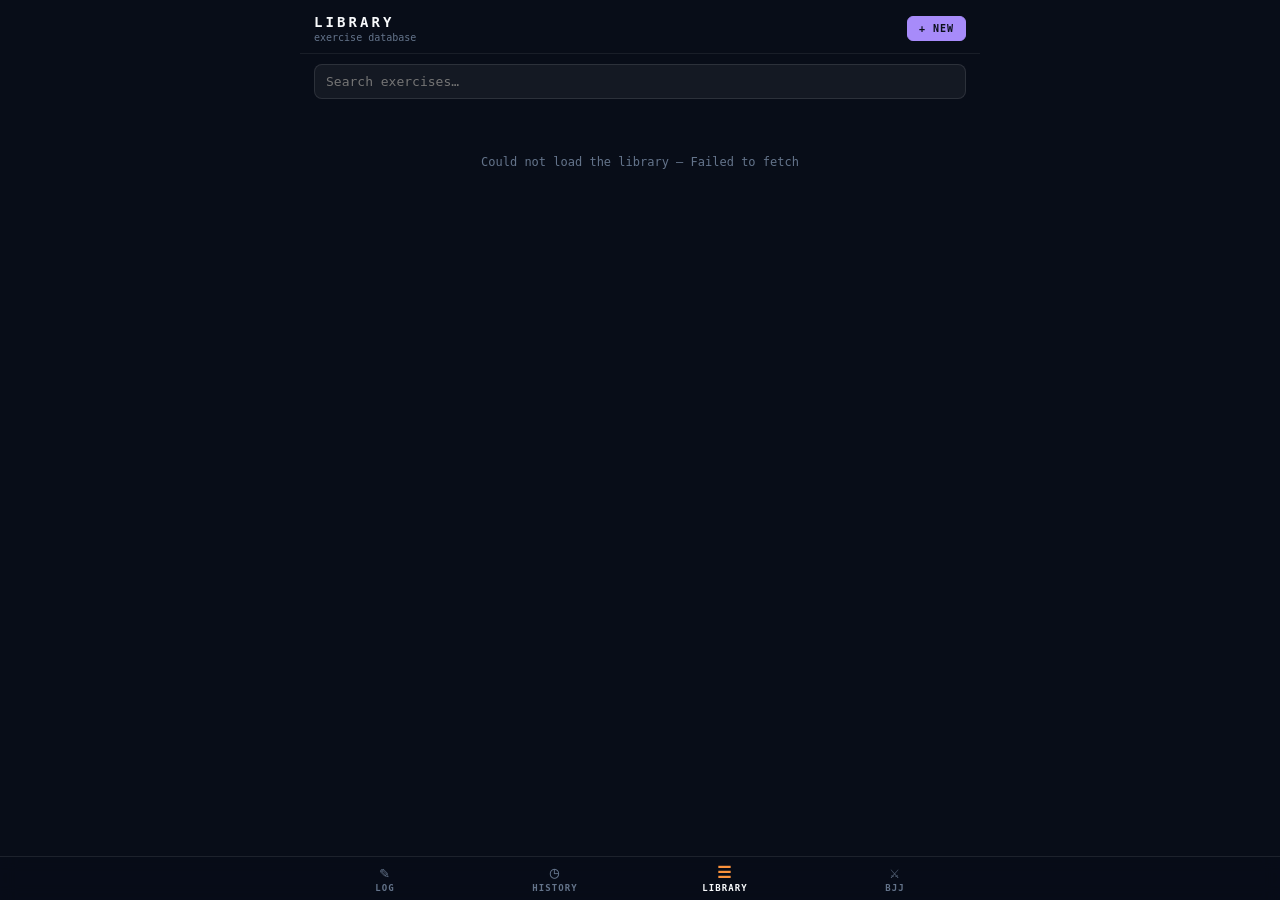
<file: exercises.html>
<!DOCTYPE html>
<html lang="en">
<head>
<meta charset="UTF-8">
<meta name="viewport" content="width=device-width, initial-scale=1.0, maximum-scale=1.0, viewport-fit=cover">
<meta name="theme-color" content="#080d18">
<meta name="apple-mobile-web-app-capable" content="yes">
<meta name="apple-mobile-web-app-status-bar-style" content="black-translucent">
<title>IRON LOG · Library</title>
<style>
  :root{
    --bg:#080d18;--bg2:rgba(255,255,255,0.025);--border:rgba(255,255,255,0.07);
    --text:#e2e8f0;--muted:#64748b;--dim:#334155;--accent:#a78bfa;
    --font:'DM Mono','Fira Code',ui-monospace,monospace;
  }
  *{box-sizing:border-box;margin:0;padding:0;}
  body{font-family:var(--font);background:var(--bg);color:var(--text);min-height:100vh;max-width:680px;margin:0 auto;padding-bottom:90px;}
  button{font-family:var(--font);}

  .header{padding:14px 14px 10px;border-bottom:1px solid var(--border);display:flex;justify-content:space-between;align-items:center;position:sticky;top:0;background:var(--bg);z-index:5;}
  .title{font-size:14px;font-weight:800;letter-spacing:.22em;color:#f8fafc;}
  .sub{font-size:10px;color:var(--muted);margin-top:2px;}
  .nav{display:flex;gap:6px;}
  .nav a,.nav button{background:none;border:1px solid rgba(255,255,255,.12);border-radius:6px;padding:6px 11px;color:var(--text);font-size:10px;font-weight:700;letter-spacing:.1em;cursor:pointer;text-decoration:none;}
  .nav .primary{background:var(--accent);border-color:var(--accent);color:#0a0f1a;}

  .tools{padding:10px 14px 4px;display:flex;flex-direction:column;gap:8px;}
  .search{width:100%;background:rgba(255,255,255,.05);border:1px solid rgba(255,255,255,.1);border-radius:8px;padding:9px 11px;color:var(--text);font-family:var(--font);font-size:13px;outline:none;}
  .search:focus{border-color:var(--accent);}
  .chips{display:flex;gap:5px;overflow-x:auto;scrollbar-width:none;padding-bottom:2px;}
  .chips::-webkit-scrollbar{display:none;}
  .chip{flex:0 0 auto;background:none;border:1px solid rgba(255,255,255,.1);border-radius:999px;padding:4px 10px;color:var(--muted);font-size:10px;font-weight:700;letter-spacing:.06em;cursor:pointer;white-space:nowrap;}
  .chip.on{color:#0a0f1a;background:var(--text);border-color:var(--text);}
  .chip.day.on{color:#0a0f1a;}

  .group{padding:12px 14px 2px;font-size:10px;font-weight:800;letter-spacing:.14em;color:var(--muted);text-transform:uppercase;display:flex;justify-content:space-between;}
  .list{padding:0 10px;display:flex;flex-direction:column;gap:6px;}
  .row{background:var(--bg2);border:1px solid var(--border);border-radius:10px;padding:10px 11px;cursor:pointer;display:flex;gap:10px;align-items:flex-start;}
  .row:active{background:rgba(255,255,255,.05);}
  .row.archived{opacity:.55;}
  .row-main{flex:1;min-width:0;}
  .row-name{font-size:12.5px;font-weight:700;color:#f1f5f9;}
  .row-alt{font-size:10px;color:var(--muted);margin-top:1px;}
  .row-meta{font-size:10.5px;color:#94a3b8;margin-top:4px;}
  .row-stats{font-size:10px;color:var(--muted);margin-top:2px;}
  .row-days{display:flex;gap:4px;flex-wrap:wrap;justify-content:flex-end;max-width:40%;}
  .dtag{font-size:9px;font-weight:800;letter-spacing:.06em;border:1px solid;border-radius:4px;padding:1px 5px;}
  .dup{color:#fbbf24;font-size:10px;font-weight:700;margin-top:3px;}
  .banner{margin:8px 10px 0;padding:9px 11px;border:1px solid rgba(251,191,36,.35);background:rgba(251,191,36,.06);border-radius:8px;font-size:11px;line-height:1.45;color:#cbd5e1;cursor:pointer;}
  .banner b{color:#fbbf24;}
  .empty{color:var(--muted);text-align:center;margin-top:40px;font-size:12px;line-height:1.6;padding:0 20px;}
  .loading{padding:32px;text-align:center;color:var(--muted);font-size:12px;}

  .overlay{display:none;position:fixed;inset:0;background:rgba(0,0,0,.72);z-index:50;justify-content:center;align-items:flex-end;}
  .overlay.open{display:flex;}
  .sheet{background:#0f1829;border:1px solid var(--border);border-radius:14px 14px 0 0;padding:18px 16px calc(24px + env(safe-area-inset-bottom));width:100%;max-width:680px;max-height:92vh;overflow-y:auto;}
  .sheet-title{font-size:13px;font-weight:800;color:#f1f5f9;margin-bottom:4px;}
  .sheet-sub{font-size:10px;color:var(--muted);margin-bottom:14px;}
  .field{margin-bottom:10px;}
  .label{font-size:10px;color:var(--muted);letter-spacing:.08em;margin-bottom:4px;text-transform:uppercase;}
  .input{width:100%;background:rgba(255,255,255,.06);border:1px solid rgba(255,255,255,.1);border-radius:6px;padding:8px 10px;color:var(--text);font-family:var(--font);font-size:13px;outline:none;}
  .input:focus{border-color:var(--accent);}
  .input.err{border-color:#f87171;}
  .grid2{display:grid;grid-template-columns:1fr 1fr;gap:8px;}
  .grid3{display:grid;grid-template-columns:1fr 1fr 1fr;gap:8px;}
  .hint{font-size:10px;color:var(--muted);margin-top:3px;}
  .days{display:flex;gap:6px;flex-wrap:wrap;}
  .daybtn{border:1px solid rgba(255,255,255,.12);background:none;border-radius:6px;padding:7px 10px;font-size:11px;font-weight:800;letter-spacing:.06em;cursor:pointer;color:var(--muted);}
  .btns{display:flex;gap:8px;margin-top:16px;}
  .btn{flex:1;padding:11px;border-radius:8px;border:none;font-size:12px;font-weight:800;cursor:pointer;letter-spacing:.04em;}
  .btn.ghost{background:rgba(255,255,255,.06);color:var(--muted);}
  .btn.go{background:var(--accent);color:#0a0f1a;}
  .btn:disabled{opacity:.5;cursor:default;}
  .danger-zone{margin-top:18px;padding-top:14px;border-top:1px solid var(--border);display:flex;flex-direction:column;gap:8px;}
  .btn.warn{background:rgba(248,113,113,.08);border:1px solid rgba(248,113,113,.3);color:#f87171;}
  .btn.soft{background:rgba(251,191,36,.07);border:1px solid rgba(251,191,36,.3);color:#fbbf24;}
  .btn.ok{background:rgba(74,222,128,.08);border:1px solid rgba(74,222,128,.3);color:#4ade80;}
  .merge-box{display:none;gap:8px;flex-direction:column;}
  .merge-box.open{display:flex;}

  .toast{position:fixed;left:50%;bottom:calc(76px + env(safe-area-inset-bottom));transform:translateX(-50%);max-width:90vw;padding:9px 14px;border-radius:8px;border:1px solid #4ade80;color:#4ade80;background:rgba(0,0,0,.9);font-size:12px;font-weight:700;text-align:center;display:none;z-index:80;}
  .toast.show{display:block;}
</style>
<link rel="stylesheet" href="./shared.css">
</head>
<body>

<div class="header">
  <div>
    <div class="title">LIBRARY</div>
    <div class="sub" id="sub">exercise database</div>
    <div class="festive" id="festive-banner" style="display:none" onclick="toggleFestive()"></div>
  </div>
  <div class="nav">
    <button class="primary" onclick="openEditor(null)">+ NEW</button>
  </div>
</div>

<div class="tools">
  <input class="search" id="q" type="search" placeholder="Search exercises…" autocomplete="off" oninput="setQuery(this.value)">
  <div class="chips" id="muscle-chips"></div>
  <div class="chips" id="day-chips"></div>
</div>

<div id="banner"></div>
<div id="loading" class="loading">Loading library…</div>
<div id="out"></div>

<div class="overlay" id="editor" onclick="if(event.target.id==='editor')closeEditor()">
  <div class="sheet">
    <div class="sheet-title" id="ed-title">New exercise</div>
    <div class="sheet-sub" id="ed-sub"></div>

    <div class="field">
      <div class="label">Name</div>
      <input class="input" id="f-name" type="text" placeholder="e.g. Cable Overhead Triceps Extension">
    </div>
    <div class="grid2">
      <div class="field">
        <div class="label">Muscle</div>
        <input class="input" id="f-muscle" list="muscle-list" placeholder="Triceps">
        <datalist id="muscle-list"></datalist>
      </div>
      <div class="field">
        <div class="label">Alt name (optional)</div>
        <input class="input" id="f-alt" type="text" placeholder="or: …">
      </div>
    </div>
    <div class="grid3">
      <div class="field">
        <div class="label">Sets</div>
        <input class="input" id="f-ds" type="number" inputmode="numeric" min="1" max="20" placeholder="3">
      </div>
      <div class="field">
        <div class="label">Reps</div>
        <input class="input" id="f-rt" type="text" placeholder="8-12">
      </div>
      <div class="field">
        <div class="label">Rest (s)</div>
        <input class="input" id="f-rest" type="number" inputmode="numeric" min="0" placeholder="105">
      </div>
    </div>
    <div class="grid3">
      <div class="field">
        <div class="label">Start wt</div>
        <input class="input" id="f-dw" type="number" inputmode="decimal" placeholder="0">
      </div>
      <div class="field">
        <div class="label">Unit</div>
        <input class="input" id="f-u" list="unit-list" placeholder="lb">
        <datalist id="unit-list"><option value="lb"><option value="lb/hand"><option value="lb assist"><option value="kg"><option value="BW"></datalist>
      </div>
      <div class="field">
        <div class="label">Step</div>
        <input class="input" id="f-step" type="number" inputmode="decimal" step="0.5" min="0.5" placeholder="5">
      </div>
    </div>
    <div class="hint" style="margin:-4px 0 12px">Start weight is only used until the exercise has history; after that the app suggests the next load from your last session. Step is the weight jump when every set hits the top of the rep range.</div>

    <div class="field">
      <div class="label">Used on</div>
      <div class="days" id="f-days"></div>
      <div class="hint">Tick a day to add this exercise to the end of it. You can still swap it in on any day from the log.</div>
    </div>

    <div class="btns">
      <button class="btn ghost" onclick="closeEditor()">Cancel</button>
      <button class="btn go" id="save-btn" onclick="saveEditor()">Save</button>
    </div>

    <div class="danger-zone" id="danger">
      <button class="btn soft" id="merge-toggle" onclick="toggleMerge()">⇢ Merge into another exercise…</button>
      <div class="merge-box" id="merge-box">
        <select class="input" id="merge-target"></select>
        <div class="hint" id="merge-hint"></div>
        <button class="btn soft" onclick="doMerge()">Merge — move history, archive this one</button>
      </div>
      <button class="btn warn" id="archive-btn" onclick="doArchive()">Archive (keeps history, removes from all days)</button>
      <button class="btn ok" id="restore-btn" onclick="doRestore()">Restore</button>
    </div>
  </div>
</div>

<div class="toast" id="toast"></div>

<script src="./shared.js"></script>
<script>
// ─── API ──────────────────────────────────────────────────────────────────────
const SB_URL = 'https://skfuygyygrapnrkwzsmj.supabase.co';
const SB_KEY = 'eyJhbGciOiJIUzI1NiIsInR5cCI6IkpXVCJ9.eyJpc3MiOiJzdXBhYmFzZSIsInJlZiI6InNrZnV5Z3l5Z3JhcG5ya3d6c21qIiwicm9sZSI6ImFub24iLCJpYXQiOjE3NzQ4MDc0NzYsImV4cCI6MjA5MDM4MzQ3Nn0.jl0FHAFzmWl8wLeWuKS0N8S_qFC92_WSHszdQhWYxCo';
const EDGE   = `${SB_URL}/functions/v1/workouts`;
const HDRS   = {'Content-Type':'application/json','apikey':SB_KEY,'Authorization':`Bearer ${SB_KEY}`};
async function call(method, action, body){
  const ctl = new AbortController(); const t = setTimeout(()=>ctl.abort(), 20000);
  try{
    const r = await fetch(`${EDGE}?action=${encodeURIComponent(action)}`, {method, headers:HDRS, signal:ctl.signal, ...(body?{body:JSON.stringify(body)}:{})});
    const data = await r.json().catch(()=>({}));
    if(!r.ok) throw new Error(data.error || `HTTP ${r.status}`);
    return data;
  } finally { clearTimeout(t); }
}

const DAY_META = {
  PUSH:{accent:'#fb923c'}, PULL:{accent:'#60a5fa'}, LEGS:{accent:'#4ade80'},
  FULL:{accent:'#f472b6'}, HOME:{accent:'#22d3ee'},
};
const DAYS = Object.keys(DAY_META);

// @@TESTABLE-START  (pure functions — unit-tested by tests/run.js)
const MUSCLE_ORDER = ['Chest','Shoulders','Side delts','Rear delts','Traps','Back','Biceps','Triceps','Quads','Hamstrings','Glutes','Calves','Core'];
// Duplicate detection key: case, punctuation and spacing don't make a new exercise.
function normName(s){ return String(s||'').toLowerCase().normalize('NFKD').replace(/[‘’']/g,'').replace(/[^a-z0-9]+/g,' ').trim(); }
// ids of live exercises whose name collides with another live exercise
function findDuplicates(exs){
  const by = {};
  (exs||[]).filter(e=>!e.is_deleted).forEach(e=>{ (by[normName(e.name)] ||= []).push(e.id); });
  const out = new Set();
  Object.values(by).forEach(ids=>{ if(ids.length>1) ids.forEach(i=>out.add(i)); });
  return out;
}
function muscleRank(m){ const i = MUSCLE_ORDER.indexOf(m); return i<0 ? (m ? 50 : 99) : i; }
// Filter + group for the list. Groups follow MUSCLE_ORDER, unknown muscles after,
// unassigned last; exercises inside a group are alphabetical.
// dups: Set of ids to keep (duplicate review); staleBefore: 'YYYY-MM-DD' keeps
// exercises never logged or not logged since that date.
function filterLibrary(exs, {q='', muscle='', day='', archived=false, dups=null, staleBefore=''}={}){
  const nq = normName(q);
  return (exs||[]).filter(e => (archived ? e.is_deleted : !e.is_deleted)
    && (!dups || dups.has(e.id))
    && (!staleBefore || !e.last_date || e.last_date < staleBefore)
    && (!muscle || (e.muscle||'') === muscle)
    && (!day || (e.days||[]).includes(day))
    && (!nq || normName(e.name).includes(nq) || normName(e.alt).includes(nq)
           || (e.historical_names||[]).some(h=>normName(h).includes(nq))));
}
function groupByMuscle(exs){
  const g = {};
  exs.forEach(e=>{ (g[e.muscle||''] ||= []).push(e); });
  return Object.keys(g)
    .sort((a,b)=> muscleRank(a)-muscleRank(b) || a.localeCompare(b))
    .map(m => ({ muscle:m, items:g[m].sort((a,b)=>a.name.localeCompare(b.name)) }));
}
// Duplicate groups for the review banner: [[exercise, exercise, ...], ...]
function duplicateGroups(exs){
  const by = {};
  (exs||[]).filter(e=>!e.is_deleted).forEach(e=>{ (by[normName(e.name)] ||= []).push(e); });
  return Object.values(by).filter(g=>g.length>1);
}
function daysAgoIso(todayIso, n){
  const d = new Date(todayIso+'T12:00:00'); d.setDate(d.getDate()-n);
  const p = x => String(x).padStart(2,'0');
  return `${d.getFullYear()}-${p(d.getMonth()+1)}-${p(d.getDate())}`;
}
function fmtRest(s){ if(!Number.isInteger(s)) return ''; const m=Math.floor(s/60), r=s%60; return m ? `${m}:${String(r).padStart(2,'0')}` : `${r}s`; }
function prescription(e){
  const parts = [`${e.ds}×${e.rt}`];
  const dw = parseFloat(e.dw);
  if(dw) parts.push(`${dw} ${e.u||''}`.trim()); else if(e.u) parts.push(e.u);
  if(Number.isInteger(e.rest_s)) parts.push(`rest ${fmtRest(e.rest_s)}`);
  const st = parseFloat(e.step);
  if(st && st!==5) parts.push(`step ${st}`);
  return parts.join(' · ');
}
// @@TESTABLE-END

// ─── State ────────────────────────────────────────────────────────────────────
let LIB = [];
let view = { q:'', muscle:'', day:'', archived:false, dupsOnly:false, stale:false };
function todayIso(){ const d=new Date(), p=x=>String(x).padStart(2,'0'); return `${d.getFullYear()}-${p(d.getMonth()+1)}-${p(d.getDate())}`; }
let editing = null;          // exercise object or null for new
let edDays = new Set();
let dupIds = new Set();

function esc(s){return String(s??'').replace(/[&<>"']/g,c=>({'&':'&amp;','<':'&lt;','>':'&gt;','"':'&quot;',"'":'&#39;'}[c]));}
function fmtShort(iso){ return iso ? new Date(iso+'T12:00:00').toLocaleDateString('en-US',{month:'short',day:'numeric',year:'2-digit'}) : ''; }
function toast(msg, color){ const t=document.getElementById('toast'); t.textContent=msg; t.style.borderColor=t.style.color=color||'#4ade80'; t.classList.add('show'); clearTimeout(toast._t); toast._t=setTimeout(()=>t.classList.remove('show'),3500); }

async function load(){
  try{
    const d = await call('GET','get_library');
    LIB = d.exercises || [];
    dupIds = findDuplicates(LIB);
    document.getElementById('loading').style.display='none';
    render();
    const live = LIB.filter(e=>!e.is_deleted).length;
    document.getElementById('sub').textContent = `${live} exercises · ${LIB.length-live} archived`;
  }catch(e){
    document.getElementById('loading').textContent = 'Could not load the library — '+e.message;
  }
}

function setQuery(v){ view.q=v; render(); }
function setMuscle(m){ view.muscle = view.muscle===m ? '' : m; render(); }
function setDay(d){ view.day = view.day===d ? '' : d; render(); }
function toggleArchived(){ view.archived=!view.archived; render(); }
function toggleDups(){ view.dupsOnly=!view.dupsOnly; if(view.dupsOnly){ view.archived=false; view.muscle=''; view.day=''; } render(); }
function toggleStale(){ view.stale=!view.stale; render(); }
function quickMerge(id){ openEditor(id); toggleMerge(); const b=document.getElementById('merge-box'); if(b) b.scrollIntoView({block:'center'}); }

function render(){
  const live = LIB.filter(e=>!e.is_deleted);
  const muscles = [...new Set(live.map(e=>e.muscle).filter(Boolean))].sort((a,b)=>muscleRank(a)-muscleRank(b)||a.localeCompare(b));
  document.getElementById('muscle-chips').innerHTML =
    `<button class="chip ${!view.muscle?'on':''}" onclick="setMuscle('')">ALL</button>` +
    muscles.map(m=>`<button class="chip ${view.muscle===m?'on':''}" data-m="${esc(m)}" onclick="setMuscle(this.dataset.m)">${esc(m.toUpperCase())}</button>`).join('');
  document.getElementById('muscle-list').innerHTML = [...new Set([...MUSCLE_ORDER, ...muscles])].map(m=>`<option value="${esc(m)}">`).join('');
  document.getElementById('day-chips').innerHTML =
    DAYS.map(d=>{ const on=view.day===d, a=DAY_META[d].accent;
      return `<button class="chip day ${on?'on':''}" style="${on?`background:${a};border-color:${a}`:`color:${a};border-color:${a}55`}" onclick="setDay('${d}')">${d}</button>`; }).join('') +
    `<button class="chip ${view.stale?'on':''}" onclick="toggleStale()">UNUSED 90D</button>` +
    (dupIds.size?`<button class="chip ${view.dupsOnly?'on':''}" style="${view.dupsOnly?'':'color:#fbbf24;border-color:rgba(251,191,36,.4)'}" onclick="toggleDups()">DUPLICATES ${duplicateGroups(LIB).length}</button>`:'') +
    `<button class="chip ${view.archived?'on':''}" onclick="toggleArchived()">ARCHIVED</button>`;

  const groups = duplicateGroups(LIB);
  document.getElementById('banner').innerHTML = (groups.length && !view.dupsOnly && !view.archived && !view.q)
    ? `<div class="banner" onclick="toggleDups()"><b>${groups.length} exercise${groups.length>1?'s':''} exist twice</b> with separate histories (${esc(groups.slice(0,3).map(g=>g[0].name).join(', '))}${groups.length>3?'…':''}). Tap to review and merge the ones that are the same machine.</div>` : '';

  const items = filterLibrary(LIB, { q:view.q, muscle:view.muscle, day:view.day, archived:view.archived,
    dups: view.dupsOnly ? dupIds : null, staleBefore: view.stale ? daysAgoIso(todayIso(), 90) : '' });
  const out = document.getElementById('out');
  if(!items.length){
    out.innerHTML = `<div class="empty">${view.archived ? 'No archived exercises match.' : 'Nothing matches.'}<br>${view.q ? `<button class="chip" style="margin-top:10px" onclick="openEditor(null, document.getElementById('q').value)">+ create “${esc(view.q)}”</button>` : ''}</div>`;
    return;
  }
  out.innerHTML = groupByMuscle(items).map(g => `
    <div class="group"><span>${esc(g.muscle || 'Unassigned')}</span><span>${g.items.length}</span></div>
    <div class="list">${g.items.map(rowHtml).join('')}</div>`).join('');
}

function rowHtml(e){
  const days = (e.days||[]).map(d=>`<span class="dtag" style="color:${DAY_META[d]?.accent||'#94a3b8'};border-color:${(DAY_META[d]?.accent||'#94a3b8')}66">${d}</span>`).join('');
  const stats = e.n_sets ? `${e.n_sessions} session${e.n_sessions===1?'':'s'} · ${e.n_sets} sets · last ${fmtShort(e.last_date)}` : 'never logged';
  const best = (e.best_weight && !/assist|bodyweight|\bbw\b/i.test(e.u||'')) ? `🏆 best ${e.best_weight} ${esc(e.u||'')}${e.best_e1rm?` · e1RM ${Math.round(e.best_e1rm)}`:''}` : '';
  return `<div class="row${e.is_deleted?' archived':''}" onclick="openEditor(${e.id})">
    <div class="row-main">
      <div class="row-name">${esc(e.name)}</div>
      ${e.alt?`<div class="row-alt">or: ${esc(e.alt)}</div>`:''}
      <div class="row-meta">${esc(prescription(e))}</div>
      <div class="row-stats">${stats}</div>
      ${best?`<div class="row-stats" style="color:#b59a4a">${best}</div>`:''}
      ${dupIds.has(e.id)?`<div class="dup">⚠ same name as another exercise <button class="chip" style="margin-left:6px;color:#fbbf24;border-color:rgba(251,191,36,.4)" onclick="event.stopPropagation();quickMerge(${e.id})">merge…</button></div>`:''}
    </div>
    <div class="row-days">${days}</div>
  </div>`;
}

// ─── Editor ───────────────────────────────────────────────────────────────────
const $ = id => document.getElementById(id);
function openEditor(id, presetName){
  editing = id==null ? null : LIB.find(e=>e.id===id) || null;
  const e = editing || { name: presetName||'', alt:'', muscle: view.muscle||'', ds:3, rt:'8-12', dw:0, u:'lb', step:5, rest_s:105, days: view.day?[view.day]:(PRESET_DAY?[PRESET_DAY]:[]) };
  $('ed-title').textContent = editing ? 'Edit exercise' : 'New exercise';
  $('ed-sub').textContent = editing
    ? (editing.n_sets ? `${editing.n_sets} logged sets · last ${fmtShort(editing.last_date)}` : 'never logged') + ((editing.historical_names||[]).length ? ` · formerly ${editing.historical_names.join(', ')}` : '')
    : 'Adds it to the library; tick days below to put it in the program.';
  $('f-name').value = e.name; $('f-name').classList.remove('err');
  $('f-alt').value = e.alt||'';
  $('f-muscle').value = e.muscle||'';
  $('f-ds').value = e.ds; $('f-rt').value = e.rt;
  $('f-dw').value = parseFloat(e.dw) ? parseFloat(e.dw) : '';
  $('f-u').value = e.u||''; $('f-step').value = parseFloat(e.step)||5;
  $('f-rest').value = Number.isInteger(e.rest_s) ? e.rest_s : '';
  edDays = new Set(e.days||[]);
  renderDayButtons();
  $('danger').style.display = editing ? '' : 'none';
  $('archive-btn').style.display = editing && !editing.is_deleted ? '' : 'none';
  $('restore-btn').style.display = editing && editing.is_deleted ? '' : 'none';
  $('merge-toggle').style.display = editing && !editing.is_deleted ? '' : 'none';
  $('merge-box').classList.remove('open');
  $('f-days').parentElement.style.display = editing && editing.is_deleted ? 'none' : '';
  $('editor').classList.add('open');
  if(!editing) setTimeout(()=>$('f-name').focus(), 80);
}
function closeEditor(){ $('editor').classList.remove('open'); editing=null; }
function renderDayButtons(){
  $('f-days').innerHTML = DAYS.map(d=>{ const on=edDays.has(d), a=DAY_META[d].accent;
    return `<button class="daybtn" style="${on?`background:${a};border-color:${a};color:#0a0f1a`:`color:${a};border-color:${a}55`}" onclick="toggleDay('${d}')">${on?'✓ ':''}${d}</button>`; }).join('');
}
function toggleDay(d){ edDays.has(d) ? edDays.delete(d) : edDays.add(d); renderDayButtons(); }

async function saveEditor(){
  const name = $('f-name').value.trim();
  if(!name){ $('f-name').classList.add('err'); $('f-name').focus(); return; }
  const clash = LIB.find(x=>!x.is_deleted && x.id!==(editing&&editing.id) && normName(x.name)===normName(name));
  if(clash && !confirm(`“${clash.name}” already exists${clash.days.length?` (on ${clash.days.join(', ')})`:''}. Create a second one anyway?\n\nTip: one exercise can be on several days.`)) return;
  const restRaw = $('f-rest').value.trim();
  const payload = {
    name, alt: $('f-alt').value.trim(), muscle: $('f-muscle').value.trim(),
    ds: parseInt($('f-ds').value,10)||3, rt: $('f-rt').value.trim()||'8-12',
    dw: parseFloat($('f-dw').value)||0, u: $('f-u').value.trim(),
    step: parseFloat($('f-step').value)||5,
    rest_s: restRaw==='' ? null : parseInt(restRaw,10),
  };
  if(editing) payload.id = editing.id;
  const btn=$('save-btn'); btn.disabled=true; btn.textContent='Saving…';
  try{
    const saved = await call('POST','save_exercise', payload);
    const before = new Set(editing ? editing.days||[] : []);
    const changed = before.size!==edDays.size || [...edDays].some(d=>!before.has(d));
    if(changed && !(editing && editing.is_deleted)) await call('POST','set_exercise_days', {exercise_id:saved.id, days:[...edDays]});
    toast(editing ? 'Saved' : `Added “${saved.name}”`);
    closeEditor();
    await load();
    if(RETURN_TO_LOG && !editing) location.href = './index.html';
  }catch(e){ toast('Save failed: '+e.message,'#f87171'); }
  finally{ btn.disabled=false; btn.textContent='Save'; }
}

async function doArchive(){
  if(!editing) return;
  const where = (editing.days||[]).length ? ` It will be removed from ${editing.days.join(', ')}.` : '';
  if(!confirm(`Archive “${editing.name}”?${where} Logged history stays and you can restore it later.`)) return;
  try{ await call('POST','archive_exercise',{id:editing.id}); toast('Archived','#fbbf24'); closeEditor(); await load(); }
  catch(e){ toast('Archive failed: '+e.message,'#f87171'); }
}
async function doRestore(){
  if(!editing) return;
  try{ await call('POST','restore_exercise',{id:editing.id}); toast('Restored — tick days to use it again'); closeEditor(); await load(); }
  catch(e){ toast('Restore failed: '+e.message,'#f87171'); }
}

function toggleMerge(){
  const box=$('merge-box'); box.classList.toggle('open');
  if(!box.classList.contains('open') || !editing) return;
  const key = normName(editing.name);
  const others = LIB.filter(x=>!x.is_deleted && x.id!==editing.id)
    .sort((a,b)=> (normName(b.name)===key) - (normName(a.name)===key)
               || ((b.muscle===editing.muscle) - (a.muscle===editing.muscle))
               || a.name.localeCompare(b.name));
  $('merge-target').innerHTML = others.map(x=>`<option value="${x.id}">${esc(x.name)}${x.days.length?` — ${x.days.join(', ')}`:''}${x.n_sets?` · ${x.n_sets} sets`:''}</option>`).join('');
  $('merge-target').onchange = mergeHint; mergeHint();
}
function mergeHint(){
  const into = LIB.find(x=>x.id===parseInt($('merge-target').value,10));
  if(!into||!editing) return;
  $('merge-hint').textContent = `${editing.n_sets} logged sets of “${editing.name}” move to “${into.name}”, which then carries both histories for progression and charts. “${editing.name}” becomes an old name of it and is archived.`;
}
async function doMerge(){
  const into = LIB.find(x=>x.id===parseInt($('merge-target').value,10));
  if(!editing||!into) return;
  if(!confirm(`Merge “${editing.name}” into “${into.name}”?\n\n${editing.n_sets} sets of history move over. This can't be undone from the app.`)) return;
  try{ const r = await call('POST','merge_exercises',{from:editing.id, into:into.id});
       toast(`Merged — ${r.moved_sets} sets moved`); closeEditor(); await load(); }
  catch(e){ toast(e.message,'#f87171'); }
}

// Deep links from the log: ?edit=ID opens that exercise, ?new=1&day=PUSH opens
// a blank form with the day pre-ticked and returns to the log after saving.
const params = new URLSearchParams(location.search);
const PRESET_DAY = DAYS.includes(params.get('day')) ? params.get('day') : null;
const RETURN_TO_LOG = params.has('return');
document.addEventListener('keydown', e=>{ if(e.key==='Escape') closeEditor(); });
load().then(()=>{
  const id = parseInt(params.get('edit'),10);
  if(id) openEditor(id);
  else if(params.has('new')) openEditor(null, params.get('name')||'');
});

if ('serviceWorker' in navigator) {
  window.addEventListener('load', () => { navigator.serviceWorker.register('./sw.js').catch(() => {}); });
}
</script>
</body>
</html>
</file>
<file: shared.css>
/* Iron Log — shared styles: festive weeks + bottom navigation. */
/* ── Festive weeks ── */
/* Colour schemes override the root tokens for the week. The per-day training
   accent (PROGRAM[day].accent) is deliberately left alone so the app stays
   legible — the theme wraps around it rather than replacing it. */
body[data-theme="birthday"]    {--bg:#120a18;--bg2:rgba(244,114,182,.05); --border:rgba(244,114,182,.18);}
body[data-theme="xmas"]        {--bg:#07110c;--bg2:rgba(74,222,128,.045); --border:rgba(248,113,113,.22);}
body[data-theme="halloween"]   {--bg:#120804;--bg2:rgba(251,146,60,.05);  --border:rgba(251,146,60,.22);--muted:#7c5a3c;}
body[data-theme="thanksgiving"]{--bg:#140e06;--bg2:rgba(245,158,11,.05);  --border:rgba(245,158,11,.2);}
body[data-theme="newyear"]     {--bg:#07071a;--bg2:rgba(250,204,21,.045); --border:rgba(250,204,21,.22);}
body[data-theme="valentine"]   {--bg:#16070e;--bg2:rgba(244,63,94,.05);   --border:rgba(244,63,94,.22);}
body[data-theme="stpatrick"]   {--bg:#05120a;--bg2:rgba(34,197,94,.05);   --border:rgba(34,197,94,.22);}
body[data-theme="july4"]       {--bg:#070b1a;--bg2:rgba(96,165,250,.05);  --border:rgba(248,113,113,.2);}
body[data-theme="easter"]      {--bg:#0e0d18;--bg2:rgba(192,132,252,.05); --border:rgba(192,132,252,.2);}

/* Banner under the title. Tap toggles the decorations; the text stays. */
.festive{font-size:10px;font-weight:700;letter-spacing:.04em;margin-top:3px;color:#fbbf24;cursor:pointer;user-select:none;-webkit-user-select:none;}
.festive.off{opacity:.45;font-weight:500;}
.festive .hint{font-weight:400;color:var(--muted);margin-left:6px;letter-spacing:0;}

/* Overlay: fixed, full-viewport, never catches taps. Particles are emoji so
   there is nothing to host and they render identically on every phone. */
.festive-layer{position:fixed;inset:0;pointer-events:none;overflow:hidden;z-index:40;}
.fp{position:absolute;left:0;line-height:1;will-change:transform,opacity;
    animation-duration:var(--dur,8s);animation-delay:var(--delay,0s);animation-iteration-count:infinite;}

@keyframes fp-fall   {0%{transform:translate3d(0,-12vh,0) rotate(0)}      100%{transform:translate3d(var(--sway,0px),112vh,0) rotate(360deg)}}
@keyframes fp-rise   {0%{transform:translate3d(0,112vh,0) rotate(-6deg)}  100%{transform:translate3d(var(--sway,0px),-14vh,0) rotate(6deg)}}
@keyframes fp-drift  {0%{transform:translate3d(-14vw,0,0)} 50%{transform:translate3d(50vw,-6vh,0)} 100%{transform:translate3d(114vw,0,0)}}
@keyframes fp-flap   {0%{transform:translate3d(-12vw,0,0) scaleX(1)} 25%{transform:translate3d(20vw,-4vh,0) scaleX(.55)} 50%{transform:translate3d(52vw,2vh,0) scaleX(1)} 75%{transform:translate3d(84vw,-5vh,0) scaleX(.55)} 100%{transform:translate3d(116vw,0,0) scaleX(1)}}
@keyframes fp-bob    {0%,100%{transform:translateY(0)} 50%{transform:translateY(-10px)}}
@keyframes fp-burst  {0%{transform:scale(.2);opacity:0} 15%{opacity:1} 60%{transform:scale(1.15);opacity:.9} 100%{transform:scale(1.35);opacity:0}}
@keyframes fp-blink  {0%,100%{opacity:1;box-shadow:0 0 6px 1px currentColor} 50%{opacity:.2;box-shadow:none}}
@keyframes fp-thread {0%,100%{height:14px} 45%,55%{height:var(--drop,160px)}}

.fp.fall  {top:0;animation-name:fp-fall;animation-timing-function:linear;}
.fp.rise  {bottom:0;animation-name:fp-rise;animation-timing-function:linear;}
.fp.drift {animation-name:fp-drift;animation-timing-function:ease-in-out;animation-direction:alternate;}
.fp.flap  {animation-name:fp-flap;animation-timing-function:linear;}
.fp.bob   {animation-name:fp-bob;animation-timing-function:ease-in-out;}
.fp.burst {animation-name:fp-burst;animation-timing-function:ease-out;}

/* Spider: the thread grows from the top edge and the spider rides its end. */
.fp.spider{top:0;display:flex;flex-direction:column;align-items:center;}
.fp.spider::before{content:'';display:block;width:1px;background:rgba(226,232,240,.5);
  animation:fp-thread ease-in-out infinite;animation-duration:var(--dur,11s);animation-delay:var(--delay,0s);}

/* Christmas tree with blinking lights laid over the glyph. */
.fp.tree{left:auto;right:6px;bottom:10px;font-size:64px;}
.fp.tree i{position:absolute;width:6px;height:6px;border-radius:50%;animation-name:fp-blink;animation-timing-function:ease-in-out;}

/* Corner cobwebs, static. */
.fp.web{top:-6px;font-size:54px;opacity:.28;}
.fp.web.l{left:-8px;transform:scaleX(-1);}
.fp.web.r{left:auto;right:-8px;}

@media (prefers-reduced-motion: reduce){
  .festive-layer .fp,.festive-layer .fp::before{animation:none!important;}
  .festive-layer .fp.fall,.festive-layer .fp.rise,.festive-layer .fp.drift,.festive-layer .fp.flap,.festive-layer .fp.burst,.festive-layer .fp.spider{display:none;}
}

/* ── Bottom navigation ── */
body{padding-bottom:calc(132px + env(safe-area-inset-bottom))!important;}
.bnav{position:fixed;left:0;right:0;bottom:0;z-index:45;display:flex;justify-content:center;background:rgba(8,13,24,.96);backdrop-filter:blur(8px);-webkit-backdrop-filter:blur(8px);border-top:1px solid rgba(255,255,255,.09);padding-bottom:env(safe-area-inset-bottom);}
.bnav a{flex:1;max-width:170px;display:flex;flex-direction:column;align-items:center;gap:2px;padding:8px 2px 7px;color:#64748b;text-decoration:none;font-family:var(--font);font-size:9px;font-weight:800;letter-spacing:.12em;-webkit-tap-highlight-color:transparent;}
.bnav a .bnav-i{font-size:16px;line-height:1;}
.bnav a.on{color:#f8fafc;}
.bnav a.on .bnav-i{color:#fb923c;}
</file>
